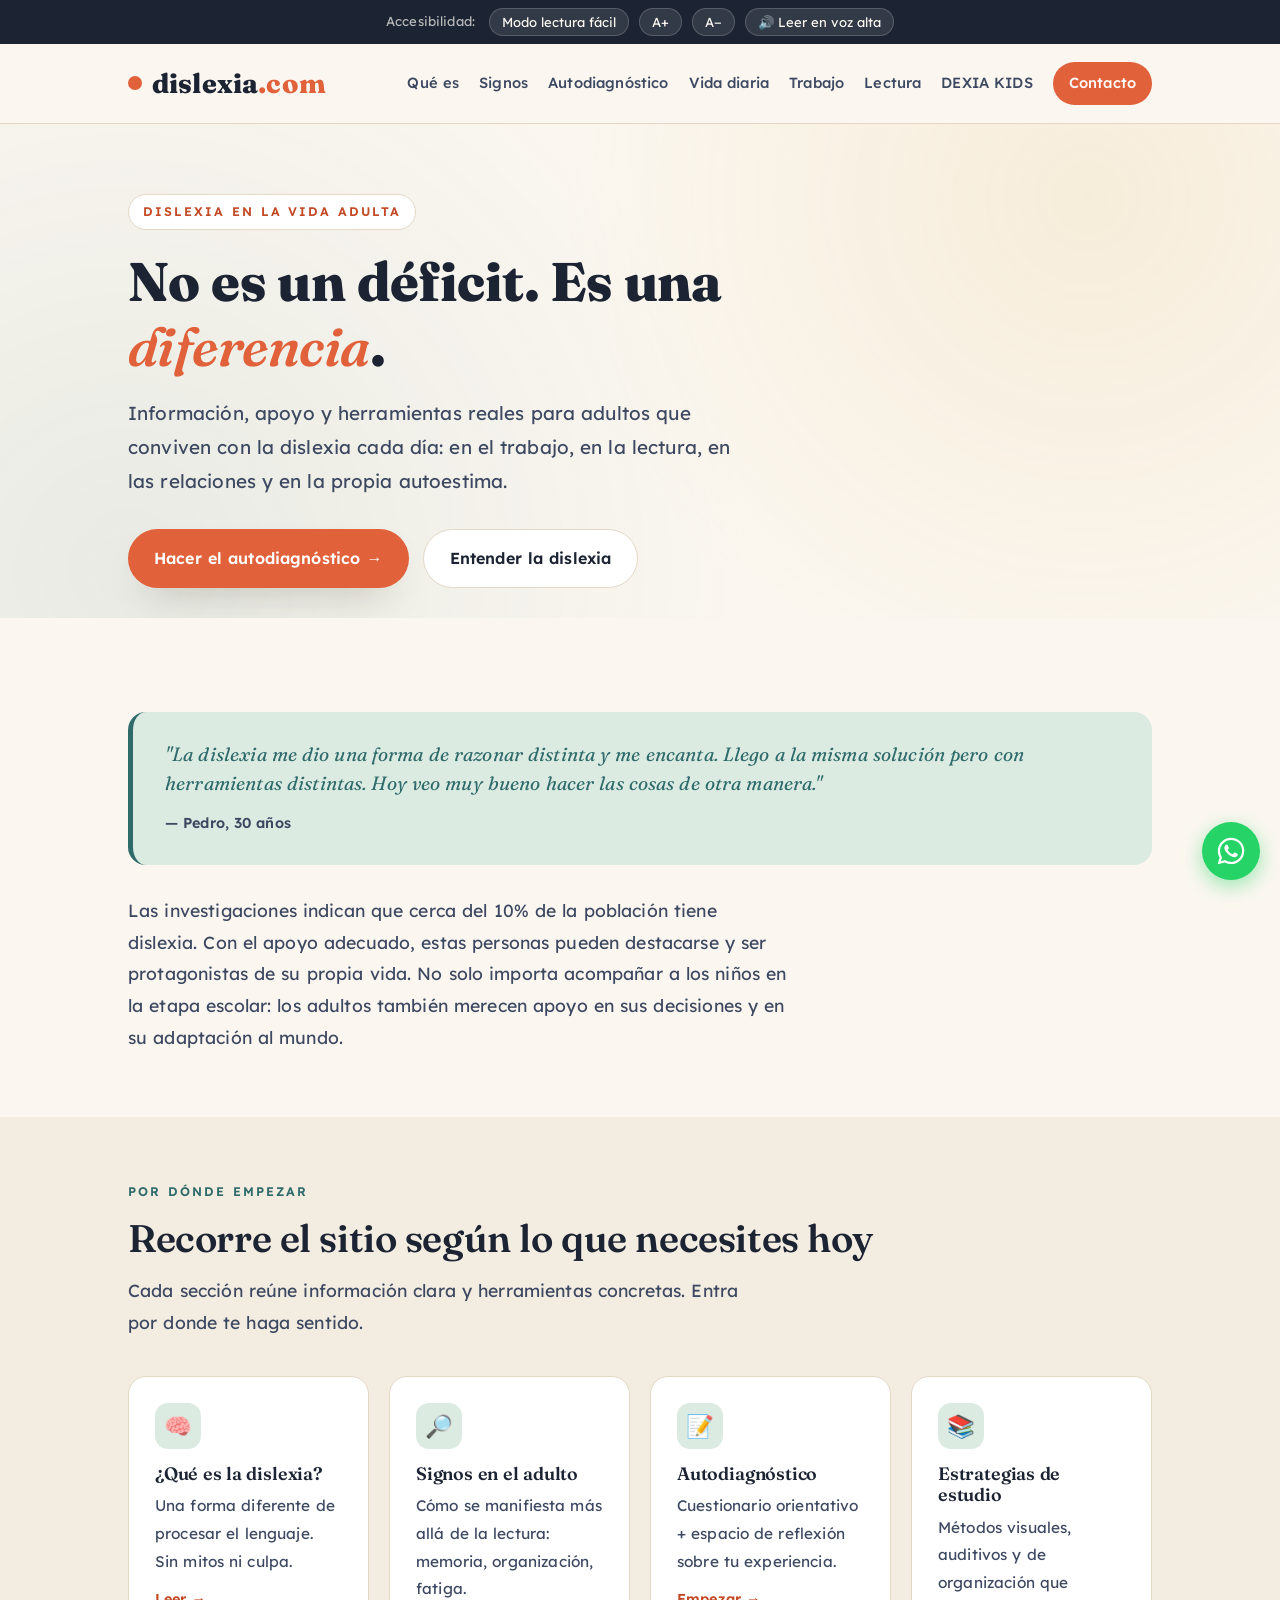
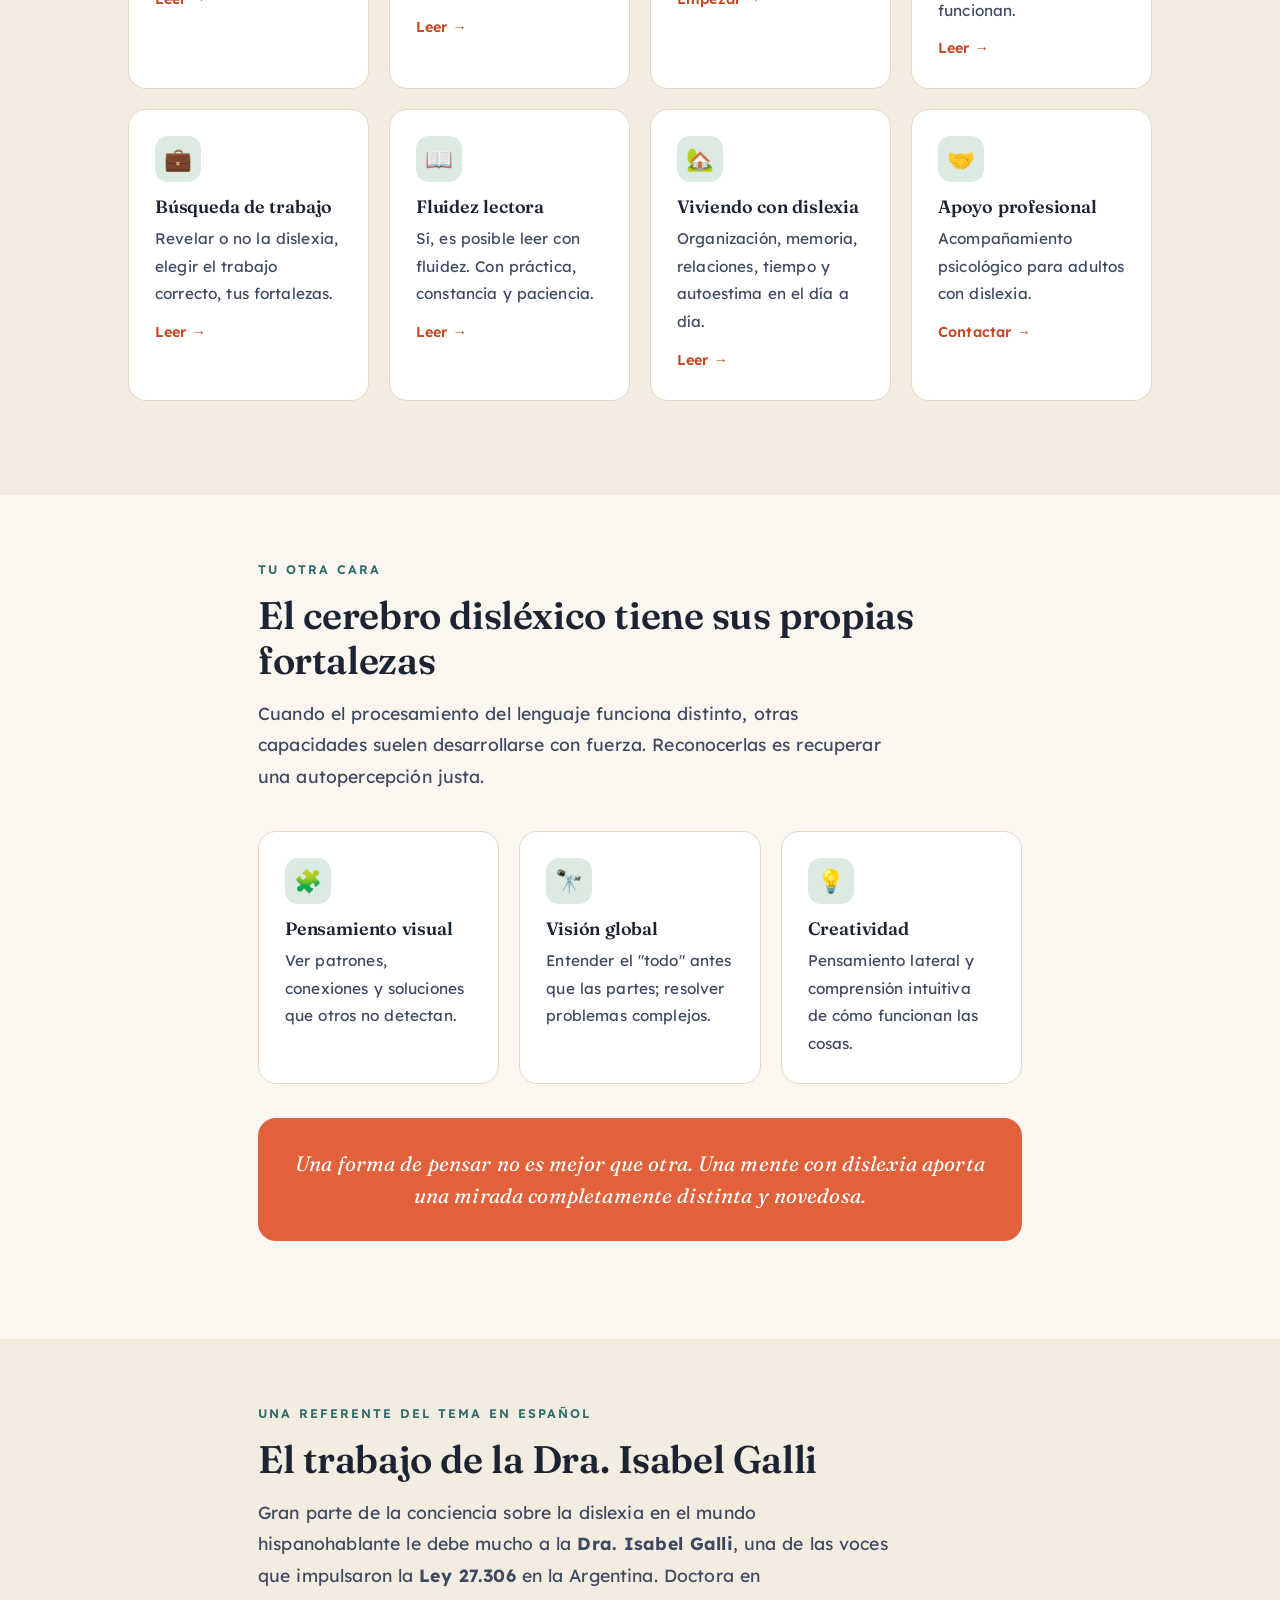
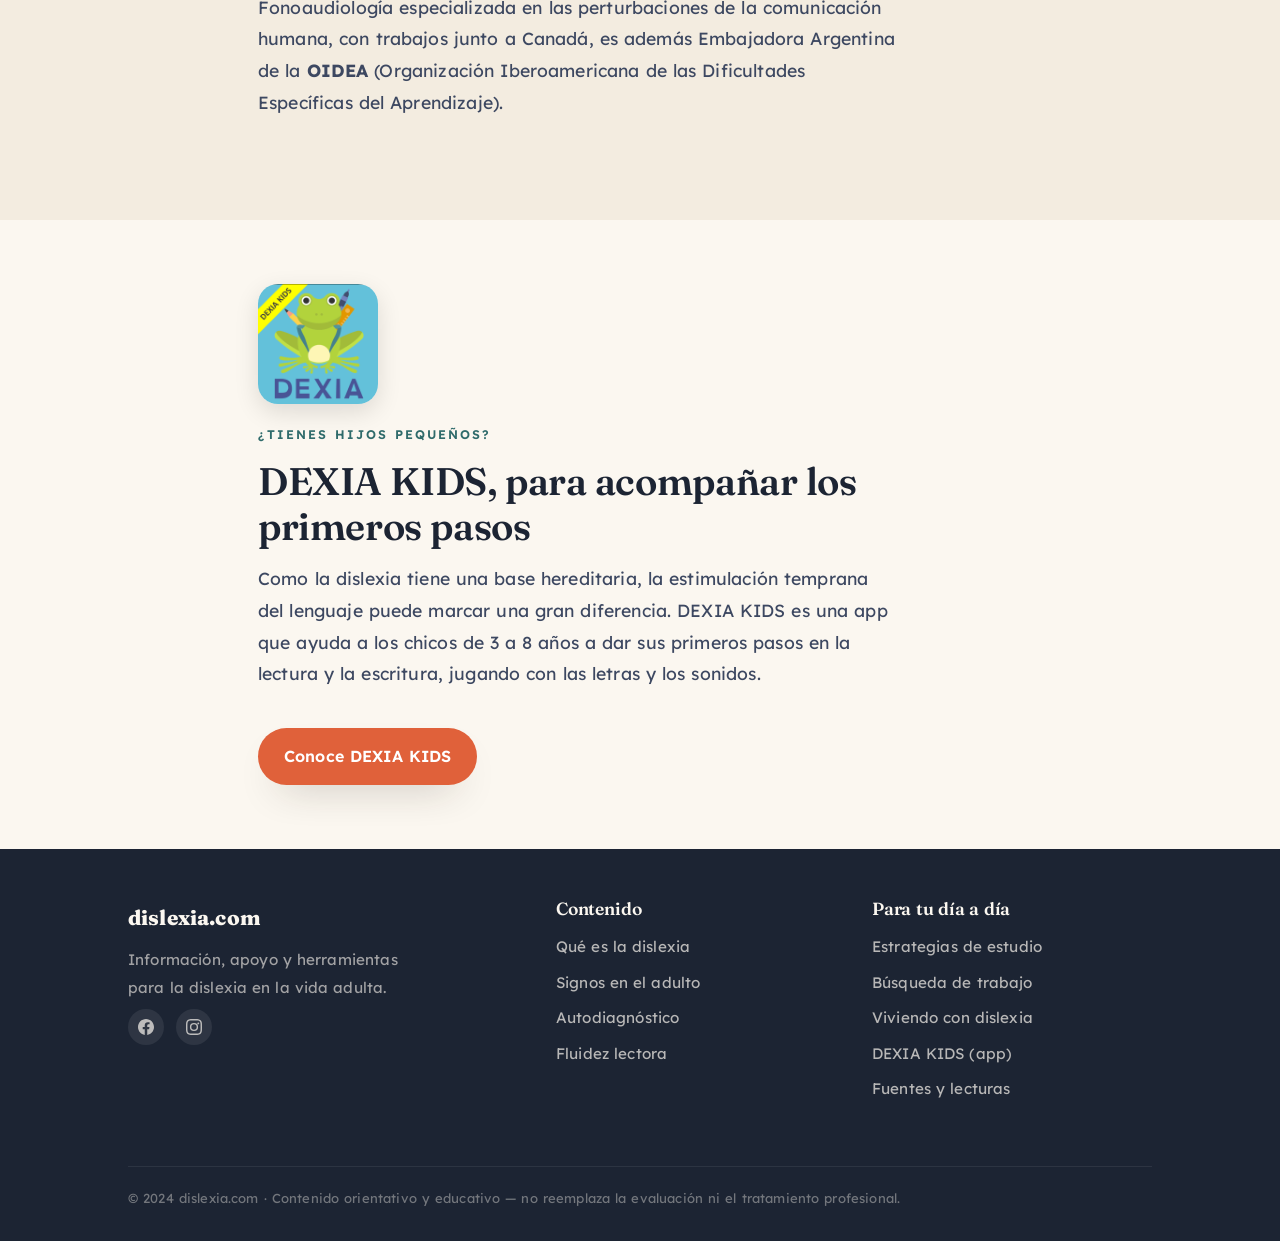
<file: index.html>
<!DOCTYPE html>
<html lang="es">
<head>
<meta charset="UTF-8">
<meta name="viewport" content="width=device-width, initial-scale=1.0">
<link rel="icon" href="/favicon.ico" sizes="any">
<link rel="icon" type="image/svg+xml" href="/favicon.svg">
<link rel="icon" type="image/png" sizes="48x48" href="/favicon-48.png">
<link rel="icon" type="image/png" sizes="96x96" href="/favicon-96.png">
<link rel="apple-touch-icon" href="/apple-touch-icon.png">
<title>Dislexia en adultos: información, apoyo y herramientas · dislexia.com</title>
<meta name="description" content="Dislexia en adultos: qué es, signos, autodiagnóstico orientativo, estrategias para el trabajo y la lectura, y acompañamiento psicológico online.">
<link rel="canonical" href="https://dislexia.com/">
<meta name="theme-color" content="#e0613a">
<meta property="og:type" content="website">
<meta property="og:locale" content="es_AR">
<meta property="og:locale:alternate" content="en_US">
<meta property="og:site_name" content="dislexia.com">
<meta property="og:title" content="Dislexia en adultos: información, apoyo y herramientas · dislexia.com">
<meta property="og:description" content="Dislexia en adultos: qué es, signos, autodiagnóstico orientativo, estrategias para el trabajo y la lectura, y acompañamiento psicológico online.">
<meta property="og:url" content="https://dislexia.com/">
<meta property="og:image" content="https://dislexia.com/favicon.svg">
<meta name="twitter:card" content="summary">
<meta name="twitter:title" content="Dislexia en adultos: información, apoyo y herramientas · dislexia.com">
<meta name="twitter:description" content="Dislexia en adultos: qué es, signos, autodiagnóstico orientativo, estrategias para el trabajo y la lectura, y acompañamiento psicológico online.">
<link rel="preconnect" href="https://fonts.googleapis.com">
<link rel="preconnect" href="https://fonts.gstatic.com" crossorigin>
<link href="https://fonts.googleapis.com/css2?family=Fraunces:opsz,wght@9..144,400;9..144,500;9..144,600;9..144,800&family=Lexend:wght@300;400;500;600;700&display=swap" rel="stylesheet">
<link rel="stylesheet" href="estilos.css">
<script type="application/ld+json">
{
  "@context": "https://schema.org",
  "@type": "Psychologist",
  "name": "Lic. Carolina Pampliega",
  "description": "Psicóloga especializada en el acompañamiento de adultos con dislexia. Atención online en español e inglés.",
  "url": "https://dislexia.com/",
  "image": "https://dislexia.com/favicon.svg",
  "knowsLanguage": ["es", "en"],
  "availableLanguage": ["Spanish", "English"],
  "areaServed": "Online",
  "medicalSpecialty": "Psychology"
}
</script>
</head>
<body>
<div class="a11y" role="region" aria-label="Opciones de accesibilidad">
  <span>Accesibilidad:</span>
  <button id="tggLegible" aria-pressed="false">Modo lectura fácil</button>
  <button id="fontUp">A+</button>
  <button id="fontDown">A−</button>
  <button id="readAloud" aria-pressed="false">🔊 Leer en voz alta</button>
</div>

<nav class="site">
  <div class="wrap">
    <a href="index.html" class="brand"><span class="dot"></span>dislexia<span style="color:var(--accent)">.com</span></a>
    <button class="navtoggle" aria-label="Menú" id="navtoggle">☰</button>
    <div class="navlinks" id="navlinks">
      <a href="que-es.html">Qué es</a>
      <a href="signos.html">Signos</a>
      <a href="autodiagnostico.html">Autodiagnóstico</a>
      <a href="vida-diaria.html">Vida diaria</a>
      <a href="trabajo.html">Trabajo</a>
      <a href="lectura.html">Lectura</a>
      <a href="dexia-kids.html">DEXIA KIDS</a>
      <a href="contacto.html" class="cta">Contacto</a>
    </div>
  </div>
</nav>

<main>
<header class="page-head" style="padding-bottom:30px">
  <div class="bg"></div>
  <div class="wrap">
    <span class="eyebrow">Dislexia en la vida adulta</span>
    <h1>No es un déficit. Es una <em>diferencia</em>.</h1>
    <p class="lead">Información, apoyo y herramientas reales para adultos que conviven con la dislexia cada día: en el trabajo, en la lectura, en las relaciones y en la propia autoestima.</p>
    <div class="cta-row" style="margin-top:30px">
      <a href="autodiagnostico.html" class="btn btn-primary">Hacer el autodiagnóstico →</a>
      <a href="que-es.html" class="btn btn-ghost">Entender la dislexia</a>
    </div>
  </div>
</header>

<section class="block">
  <div class="wrap">
    <div class="quote-box reveal">
      <p>"La dislexia me dio una forma de razonar distinta y me encanta. Llego a la misma solución pero con herramientas distintas. Hoy veo muy bueno hacer las cosas de otra manera."</p>
      <cite>— Pedro, 30 años</cite>
    </div>
    <p style="font-size:1.1rem;color:var(--ink-soft);max-width:60ch">Las investigaciones indican que cerca del 10% de la población tiene dislexia. Con el apoyo adecuado, estas personas pueden destacarse y ser protagonistas de su propia vida. No solo importa acompañar a los niños en la etapa escolar: los adultos también merecen apoyo en sus decisiones y en su adaptación al mundo.</p>
  </div>
</section>

<section class="block alt">
  <div class="wrap">
    <span class="sec-tag">Por dónde empezar</span>
    <h2>Recorre el sitio según lo que necesites hoy</h2>
    <p class="sec-intro">Cada sección reúne información clara y herramientas concretas. Entra por donde te haga sentido.</p>
    <div class="cards">
      <a href="que-es.html" class="card reveal"><div class="ico">🧠</div><h3>¿Qué es la dislexia?</h3><p>Una forma diferente de procesar el lenguaje. Sin mitos ni culpa.</p><span class="more">Leer →</span></a>
      <a href="signos.html" class="card reveal"><div class="ico">🔎</div><h3>Signos en el adulto</h3><p>Cómo se manifiesta más allá de la lectura: memoria, organización, fatiga.</p><span class="more">Leer →</span></a>
      <a href="autodiagnostico.html" class="card reveal"><div class="ico">📝</div><h3>Autodiagnóstico</h3><p>Cuestionario orientativo + espacio de reflexión sobre tu experiencia.</p><span class="more">Empezar →</span></a>
      <a href="estudio.html" class="card reveal"><div class="ico">📚</div><h3>Estrategias de estudio</h3><p>Métodos visuales, auditivos y de organización que funcionan.</p><span class="more">Leer →</span></a>
      <a href="trabajo.html" class="card reveal"><div class="ico">💼</div><h3>Búsqueda de trabajo</h3><p>Revelar o no la dislexia, elegir el trabajo correcto, tus fortalezas.</p><span class="more">Leer →</span></a>
      <a href="lectura.html" class="card reveal"><div class="ico">📖</div><h3>Fluidez lectora</h3><p>Sí, es posible leer con fluidez. Con práctica, constancia y paciencia.</p><span class="more">Leer →</span></a>
      <a href="vida-diaria.html" class="card reveal"><div class="ico">🏡</div><h3>Viviendo con dislexia</h3><p>Organización, memoria, relaciones, tiempo y autoestima en el día a día.</p><span class="more">Leer →</span></a>
      <a href="contacto.html" class="card reveal"><div class="ico">🤝</div><h3>Apoyo profesional</h3><p>Acompañamiento psicológico para adultos con dislexia.</p><span class="more">Contactar →</span></a>
    </div>
  </div>
</section>

<section class="block">
  <div class="wrap" style="max-width:820px">
    <span class="sec-tag">Tu otra cara</span>
    <h2>El cerebro disléxico tiene sus propias fortalezas</h2>
    <p class="sec-intro">Cuando el procesamiento del lenguaje funciona distinto, otras capacidades suelen desarrollarse con fuerza. Reconocerlas es recuperar una autopercepción justa.</p>
    <div class="cards">
      <div class="card reveal"><div class="ico">🧩</div><h3>Pensamiento visual</h3><p>Ver patrones, conexiones y soluciones que otros no detectan.</p></div>
      <div class="card reveal"><div class="ico">🔭</div><h3>Visión global</h3><p>Entender el "todo" antes que las partes; resolver problemas complejos.</p></div>
      <div class="card reveal"><div class="ico">💡</div><h3>Creatividad</h3><p>Pensamiento lateral y comprensión intuitiva de cómo funcionan las cosas.</p></div>
    </div>
    <div class="highlight-band reveal"><p>Una forma de pensar no es mejor que otra. Una mente con dislexia aporta una mirada completamente distinta y novedosa.</p></div>
  </div>
</section>

<section class="block alt">
  <div class="wrap" style="max-width:820px">
    <span class="sec-tag">Una referente del tema en español</span>
    <h2>El trabajo de la Dra. Isabel Galli</h2>
    <p class="sec-intro">Gran parte de la conciencia sobre la dislexia en el mundo hispanohablante le debe mucho a la <strong>Dra. Isabel Galli</strong>, una de las voces que impulsaron la <strong>Ley 27.306</strong> en la Argentina. Doctora en Fonoaudiología especializada en las perturbaciones de la comunicación humana, con trabajos junto a Canadá, es además Embajadora Argentina de la <strong>OIDEA</strong> (Organización Iberoamericana de las Dificultades Específicas del Aprendizaje).</p>
  </div>
</section>

<section class="block">
  <div class="wrap" style="max-width:820px">
    <img src="dexia-kids-logo.png" alt="Logo de DEXIA KIDS: una ranita con mochila, lápiz y regla" style="display:block;width:120px;height:auto;border-radius:20px;margin-bottom:20px;box-shadow:0 8px 24px rgba(0,0,0,.12)">
    <span class="sec-tag">¿Tienes hijos pequeños?</span>
    <h2>DEXIA KIDS, para acompañar los primeros pasos</h2>
    <p class="sec-intro">Como la dislexia tiene una base hereditaria, la estimulación temprana del lenguaje puede marcar una gran diferencia. DEXIA KIDS es una app que ayuda a los chicos de 3 a 8 años a dar sus primeros pasos en la lectura y la escritura, jugando con las letras y los sonidos.</p>
    <a class="btn btn-primary" href="dexia-kids.html">Conoce DEXIA KIDS</a>
  </div>
</section>
</main>

<footer>
  <div class="wrap">
    <div>
      <div class="brand-f">dislexia.com</div>
      <p style="color:rgba(251,247,240,.6);font-size:.95rem;max-width:30ch">Información, apoyo y herramientas para la dislexia en la vida adulta.</p>
      <div class="social">
        <a href="https://www.facebook.com/mundodexia/" aria-label="Facebook"><svg viewBox="0 0 24 24" width="16" height="16" fill="currentColor" aria-hidden="true"><path d="M24 12.07C24 5.4 18.63 0 12 0S0 5.4 0 12.07C0 18.1 4.39 23.1 10.13 24v-8.44H7.08v-3.49h3.05V9.41c0-3.02 1.79-4.69 4.53-4.69 1.31 0 2.68.24 2.68.24v2.97h-1.51c-1.49 0-1.96.93-1.96 1.89v2.25h3.33l-.53 3.49h-2.8V24C19.61 23.1 24 18.1 24 12.07z"/></svg></a>
        <a href="https://www.instagram.com/todo.dislexia/" aria-label="Instagram"><svg viewBox="0 0 24 24" width="16" height="16" fill="currentColor" aria-hidden="true"><path d="M12 2.16c3.2 0 3.58.01 4.85.07 1.17.05 1.8.25 2.23.41.56.22.96.48 1.38.9.42.42.68.82.9 1.38.16.42.36 1.06.41 2.23.06 1.27.07 1.65.07 4.85s-.01 3.58-.07 4.85c-.05 1.17-.25 1.8-.41 2.23-.22.56-.48.96-.9 1.38-.42.42-.82.68-1.38.9-.42.16-1.06.36-2.23.41-1.27.06-1.65.07-4.85.07s-3.58-.01-4.85-.07c-1.17-.05-1.8-.25-2.23-.41a3.7 3.7 0 0 1-1.38-.9 3.7 3.7 0 0 1-.9-1.38c-.16-.42-.36-1.06-.41-2.23-.06-1.27-.07-1.65-.07-4.85s.01-3.58.07-4.85c.05-1.17.25-1.8.41-2.23.22-.56.48-.96.9-1.38.42-.42.82-.68 1.38-.9.42-.16 1.06-.36 2.23-.41C8.42 2.17 8.8 2.16 12 2.16zM12 0C8.74 0 8.33.01 7.05.07 5.78.13 4.9.33 4.14.63c-.79.31-1.46.72-2.12 1.38C1.35 2.67.94 3.34.63 4.13.33 4.9.13 5.77.07 7.05.01 8.33 0 8.74 0 12s.01 3.67.07 4.95c.06 1.28.26 2.15.56 2.92.31.79.72 1.46 1.38 2.12.66.66 1.33 1.07 2.12 1.38.77.3 1.64.5 2.92.56C8.33 23.99 8.74 24 12 24s3.67-.01 4.95-.07c1.28-.06 2.15-.26 2.92-.56a5.86 5.86 0 0 0 2.12-1.38 5.86 5.86 0 0 0 1.38-2.12c.3-.77.5-1.64.56-2.92.06-1.28.07-1.69.07-4.95s-.01-3.67-.07-4.95c-.06-1.28-.26-2.15-.56-2.92a5.86 5.86 0 0 0-1.38-2.12A5.86 5.86 0 0 0 19.87.63c-.77-.3-1.64-.5-2.92-.56C15.67.01 15.26 0 12 0zm0 5.84a6.16 6.16 0 1 0 0 12.32 6.16 6.16 0 0 0 0-12.32zM12 16a4 4 0 1 1 0-8 4 4 0 0 1 0 8zm6.41-10.85a1.44 1.44 0 1 0 0 2.88 1.44 1.44 0 0 0 0-2.88z"/></svg></a>
      </div>
    </div>
    <div>
      <h4>Contenido</h4>
      <a href="que-es.html">Qué es la dislexia</a>
      <a href="signos.html">Signos en el adulto</a>
      <a href="autodiagnostico.html">Autodiagnóstico</a>
      <a href="lectura.html">Fluidez lectora</a>
    </div>
    <div>
      <h4>Para tu día a día</h4>
      <a href="estudio.html">Estrategias de estudio</a>
      <a href="trabajo.html">Búsqueda de trabajo</a>
      <a href="vida-diaria.html">Viviendo con dislexia</a>
      <a href="dexia-kids.html">DEXIA KIDS (app)</a>
      <a href="fuentes.html">Fuentes y lecturas</a>
    </div>
    <div class="legal" id="gc-visitors" style="display:none">Gracias a nuestros <span id="gc-count">XXX</span> visitantes desde el 15 de junio de 2026.</div>
    <div class="legal">© 2024 dislexia.com · Contenido orientativo y educativo — no reemplaza la evaluación ni el tratamiento profesional.</div>
  </div>
</footer>
<script src="script.js"></script>
<script id="gc-count-fetch">
(function(){
  fetch('https://cpampliega.goatcounter.com/counter/TOTAL.json')
    .then(function(r){ return r.ok ? r.json() : Promise.reject(); })
    .then(function(d){
      var raw = (d.count_unique != null ? d.count_unique : d.count);
      var n = parseInt(String(raw).replace(/[^0-9]/g,''), 10);
      if (isNaN(n) || n < 1) return;
      var el = document.getElementById('gc-count');
      if (el) el.textContent = n.toLocaleString('es-AR');
      document.querySelectorAll('#gc-visitors').forEach(function(x){ x.style.display=''; });
    })
    .catch(function(){ /* si falla, la linea queda oculta */ });
})();
</script>
<script data-goatcounter="https://cpampliega.goatcounter.com/count"
        async src="//gc.zgo.at/count.js"></script>
<!-- Botón flotante de WhatsApp -->
<a href="https://wa.me/5491130303344?text=Hola%2C%20me%20gustar%C3%ADa%20hacer%20una%20consulta.%20%C2%BFC%C3%B3mo%20podemos%20coordinar%3F"
   target="_blank" rel="noopener"
   class="wa-float" aria-label="Escribir por WhatsApp">
  <svg viewBox="0 0 24 24" width="30" height="30" fill="#fff" aria-hidden="true"><path d="M19.05 4.91A9.82 9.82 0 0 0 12.04 2C6.58 2 2.13 6.45 2.13 11.91c0 1.75.46 3.45 1.32 4.95L2.05 22l5.25-1.38a9.9 9.9 0 0 0 4.74 1.21h.004c5.46 0 9.91-4.45 9.91-9.91 0-2.65-1.03-5.14-2.9-7.01zm-7.01 15.24h-.003a8.23 8.23 0 0 1-4.19-1.15l-.3-.18-3.12.82.83-3.04-.2-.31a8.18 8.18 0 0 1-1.26-4.38c0-4.54 3.7-8.24 8.25-8.24a8.2 8.2 0 0 1 5.83 2.42 8.18 8.18 0 0 1 2.41 5.83c0 4.54-3.7 8.24-8.24 8.24zm4.52-6.16c-.25-.12-1.47-.72-1.69-.81-.23-.08-.39-.12-.56.12-.16.25-.64.81-.79.97-.14.17-.29.19-.54.06-.25-.12-1.05-.39-1.99-1.23-.74-.66-1.23-1.47-1.38-1.72-.14-.25-.01-.38.11-.51.11-.11.25-.29.37-.43.13-.14.17-.25.25-.41.08-.17.04-.31-.02-.43-.06-.12-.56-1.34-.76-1.84-.2-.48-.4-.42-.56-.43-.14-.01-.31-.01-.47-.01-.17 0-.43.06-.66.31-.23.25-.86.85-.86 2.07 0 1.22.89 2.4 1.01 2.56.12.17 1.75 2.67 4.23 3.74.59.26 1.05.41 1.41.52.59.19 1.13.16 1.56.1.48-.07 1.47-.6 1.67-1.18.21-.58.21-1.07.14-1.18-.06-.11-.22-.17-.47-.29z"/></svg>
</a>
<style>
.wa-float{position:fixed;right:20px;bottom:20px;width:58px;height:58px;border-radius:50%;
  background:#25D366;display:flex;align-items:center;justify-content:center;z-index:9999;
  box-shadow:0 6px 20px rgba(37,211,102,.45);transition:transform .15s ease,box-shadow .15s ease}
.wa-float:hover{transform:scale(1.08);box-shadow:0 8px 26px rgba(37,211,102,.55)}
.wa-float svg{width:32px;height:32px}
@media(max-width:600px){.wa-float{right:16px;bottom:16px;width:52px;height:52px}.wa-float svg{width:28px;height:28px}}
</style>
</body>
</html>
</file>
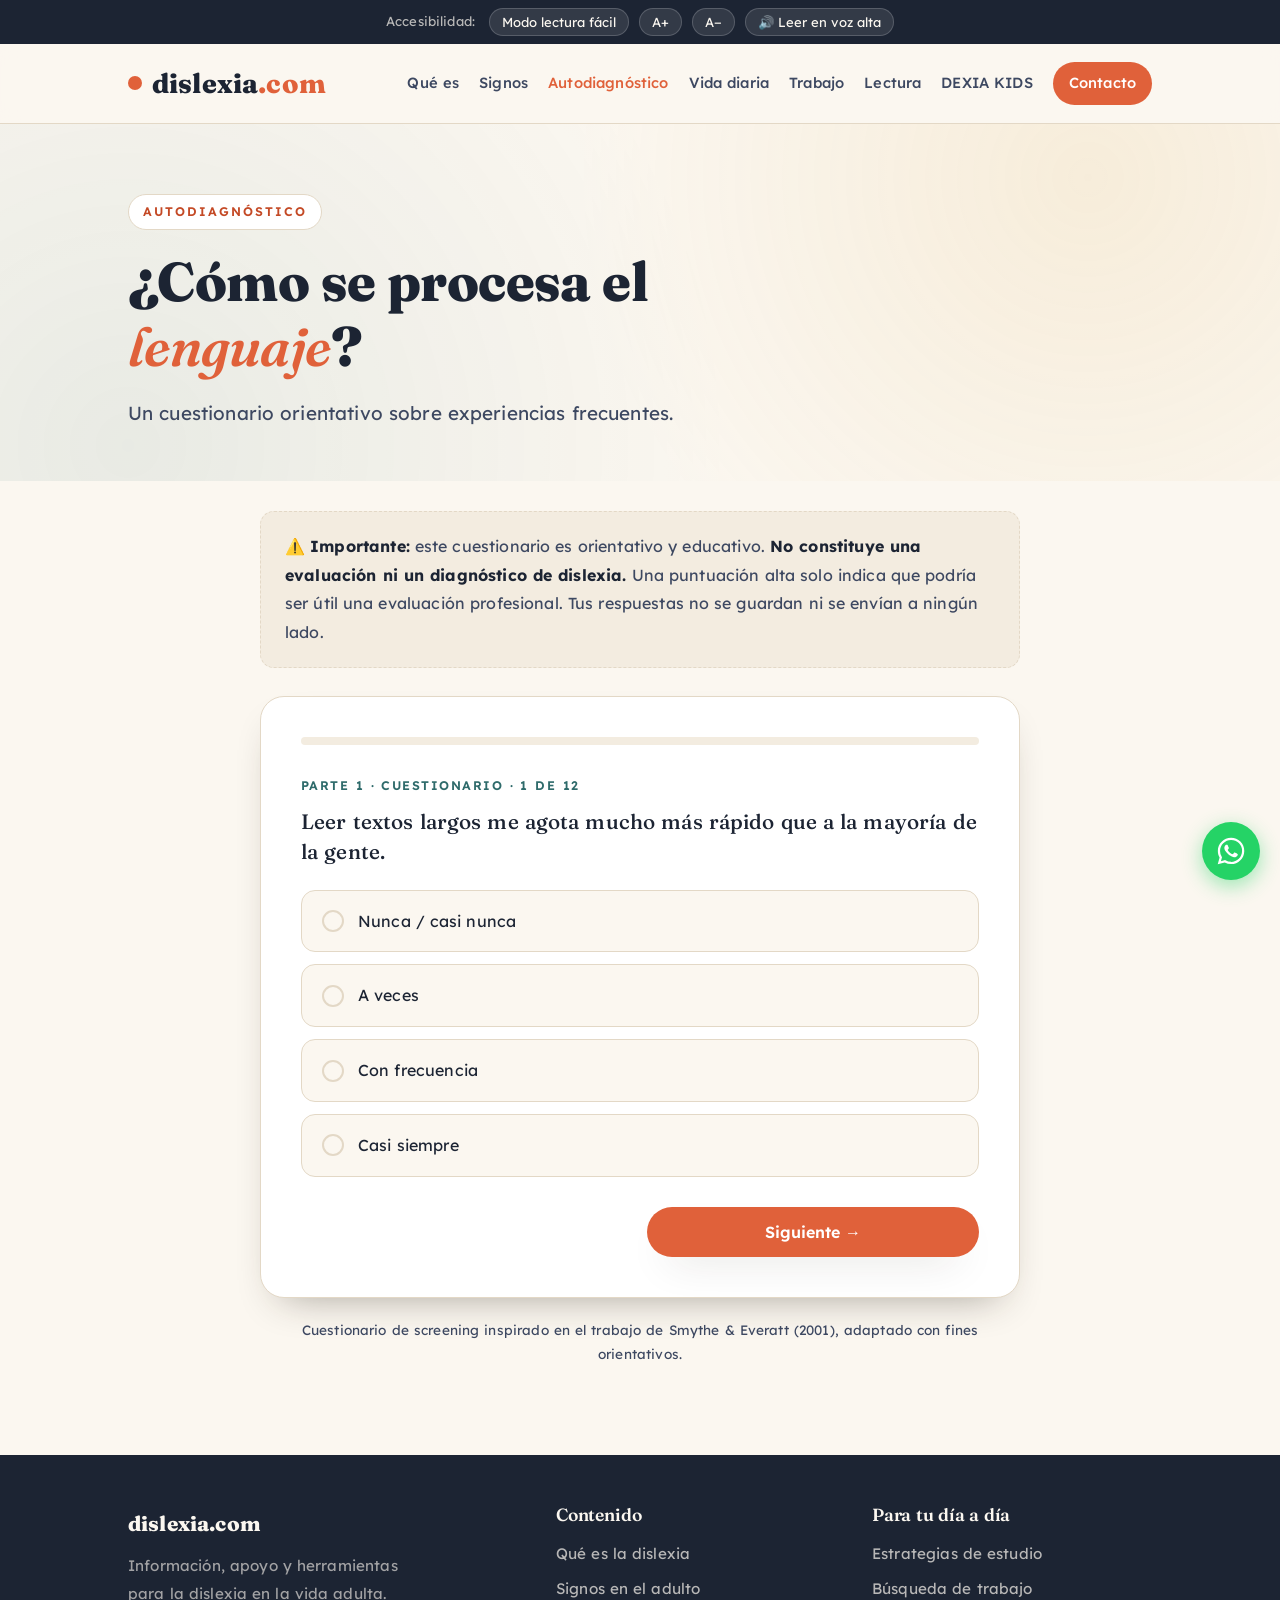
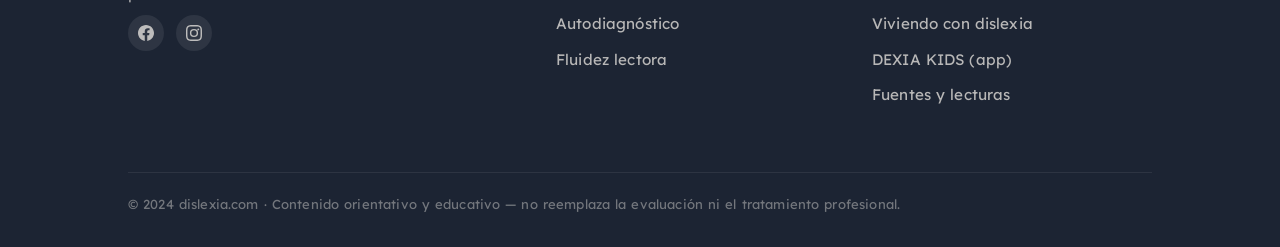
<file: autodiagnostico.html>
<!DOCTYPE html>
<html lang="es">
<head>
<meta charset="UTF-8">
<meta name="viewport" content="width=device-width, initial-scale=1.0">
<link rel="icon" href="/favicon.ico" sizes="any">
<link rel="icon" type="image/svg+xml" href="/favicon.svg">
<link rel="icon" type="image/png" sizes="48x48" href="/favicon-48.png">
<link rel="icon" type="image/png" sizes="96x96" href="/favicon-96.png">
<link rel="apple-touch-icon" href="/apple-touch-icon.png">
<title>Test de dislexia en adultos: autodiagnóstico orientativo · dislexia.com</title>
<meta name="description" content="Test orientativo de dislexia en adultos: un cuestionario de autoevaluación y un espacio de reflexión sobre tu experiencia. No reemplaza una evaluación profesional.">
<link rel="canonical" href="https://dislexia.com/autodiagnostico.html">
<meta name="theme-color" content="#e0613a">
<meta property="og:type" content="website">
<meta property="og:locale" content="es_AR">
<meta property="og:locale:alternate" content="en_US">
<meta property="og:site_name" content="dislexia.com">
<meta property="og:title" content="Test de dislexia en adultos: autodiagnóstico orientativo · dislexia.com">
<meta property="og:description" content="Test orientativo de dislexia en adultos: un cuestionario de autoevaluación y un espacio de reflexión sobre tu experiencia. No reemplaza una evaluación profesional.">
<meta property="og:url" content="https://dislexia.com/autodiagnostico.html">
<meta property="og:image" content="https://dislexia.com/favicon.svg">
<meta name="twitter:card" content="summary">
<meta name="twitter:title" content="Test de dislexia en adultos: autodiagnóstico orientativo · dislexia.com">
<meta name="twitter:description" content="Test orientativo de dislexia en adultos: un cuestionario de autoevaluación y un espacio de reflexión sobre tu experiencia. No reemplaza una evaluación profesional.">
<link rel="preconnect" href="https://fonts.googleapis.com">
<link rel="preconnect" href="https://fonts.gstatic.com" crossorigin>
<link href="https://fonts.googleapis.com/css2?family=Fraunces:opsz,wght@9..144,400;9..144,500;9..144,600;9..144,800&family=Lexend:wght@300;400;500;600;700&display=swap" rel="stylesheet">
<link rel="stylesheet" href="estilos.css">
<style>
  .quiz{background:#fff;border:1px solid var(--line);border-radius:24px;padding:40px;box-shadow:var(--shadow);max-width:760px;margin:0 auto}
  .progress{height:8px;background:var(--paper-2);border-radius:999px;overflow:hidden;margin-bottom:30px}
  .progress span{display:block;height:100%;width:0;background:var(--accent);border-radius:999px;transition:width .4s}
  .qphase{font-size:.78rem;font-weight:600;letter-spacing:.12em;text-transform:uppercase;color:var(--teal);margin-bottom:10px}
  .qtext{font-family:'Fraunces',serif;font-size:1.3rem;font-weight:500;margin-bottom:24px;line-height:1.4;color:var(--ink)}
  .opts{display:flex;flex-direction:column;gap:12px}
  .opt{display:flex;align-items:center;gap:14px;padding:16px 20px;border:1.5px solid var(--line);border-radius:14px;cursor:pointer;font-size:1rem;transition:.18s;background:var(--paper)}
  .opt:hover{border-color:var(--accent);background:#fff}
  .opt.sel{border-color:var(--accent);background:#fff;box-shadow:inset 0 0 0 1px var(--accent)}
  .opt .bullet{width:22px;height:22px;border-radius:50%;border:2px solid var(--line);flex:none;transition:.18s}
  .opt.sel .bullet{border-color:var(--accent);background:var(--accent);box-shadow:inset 0 0 0 3px #fff}
  .reflect textarea{width:100%;min-height:110px;padding:16px;border:1.5px solid var(--line);border-radius:14px;font-family:inherit;font-size:1rem;resize:vertical;background:var(--paper);line-height:1.7}
  .reflect textarea:focus{outline:0;border-color:var(--accent)}
  .reflect .hint{font-size:.88rem;color:var(--ink-soft);margin-top:8px}
  .quiz-nav{display:flex;justify-content:space-between;gap:12px;margin-top:30px}
  .quiz-nav .btn{flex:1;justify-content:center}
  .result{display:none}
  .result.active{display:block}
  .score-card{text-align:center;background:var(--paper);border:1px solid var(--line);border-radius:18px;padding:36px;margin-bottom:24px}
  .score-card .lvl{font-family:'Fraunces',serif;font-size:1.7rem;font-weight:600;margin-bottom:8px;color:var(--ink)}
  .score-card .meter{height:14px;background:var(--paper-2);border-radius:999px;overflow:hidden;margin:20px auto;max-width:420px}
  .score-card .meter span{display:block;height:100%;background:linear-gradient(90deg,var(--gold),var(--accent));border-radius:999px;transition:width .8s;width:0}
  .reflect-back{background:var(--teal-soft);border-radius:14px;padding:20px;margin-bottom:20px;font-size:.98rem;color:var(--ink-soft)}
  .reflect-back strong{display:block;margin-bottom:6px;font-family:'Fraunces',serif;color:var(--teal)}
  .result ul.steps{list-style:none;margin:14px 0;padding:0}
  .result ul.steps li{padding-left:28px;position:relative;margin-bottom:10px;color:var(--ink-soft)}
  .result ul.steps li::before{content:"\2192";position:absolute;left:0;color:var(--accent);font-weight:700}
</style>
</head>
<body>
<div class="a11y" role="region" aria-label="Opciones de accesibilidad">
  <span>Accesibilidad:</span>
  <button id="tggLegible" aria-pressed="false">Modo lectura fácil</button>
  <button id="fontUp">A+</button>
  <button id="fontDown">A−</button>
  <button id="readAloud" aria-pressed="false">🔊 Leer en voz alta</button>
</div>
<nav class="site">
  <div class="wrap">
    <a href="index.html" class="brand"><span class="dot"></span>dislexia<span style="color:var(--accent)">.com</span></a>
    <button class="navtoggle" aria-label="Menú" id="navtoggle">☰</button>
    <div class="navlinks" id="navlinks">
      <a href="que-es.html">Qué es</a>
      <a href="signos.html">Signos</a>
      <a href="autodiagnostico.html" class="active">Autodiagnóstico</a>
      <a href="vida-diaria.html">Vida diaria</a>
      <a href="trabajo.html">Trabajo</a>
      <a href="lectura.html">Lectura</a>
      <a href="dexia-kids.html">DEXIA KIDS</a>
      <a href="contacto.html" class="cta">Contacto</a>
    </div>
  </div>
</nav>
<main>
<header class="page-head">
  <div class="bg"></div>
  <div class="wrap">
    <span class="eyebrow">Autodiagnóstico</span>
    <h1>¿Cómo se procesa el <em>lenguaje</em>?</h1>
    <p class="lead">Un cuestionario orientativo sobre experiencias frecuentes.</p>
  </div>
</header>
<section class="content">
  <div class="wrap">
    <div class="callout" style="max-width:760px;margin:0 auto 28px">⚠️ <strong>Importante:</strong> este cuestionario es orientativo y educativo. <strong>No constituye una evaluación ni un diagnóstico de dislexia.</strong> Una puntuación alta solo indica que podría ser útil una evaluación profesional. Tus respuestas no se guardan ni se envían a ningún lado.</div>

    <div class="quiz">
      <div class="progress"><span id="prog"></span></div>
      <div id="quizBody"></div>
      <div class="quiz-nav" id="quizNav">
        <button class="btn btn-ghost" id="prevBtn">← Atrás</button>
        <button class="btn btn-primary" id="nextBtn">Siguiente →</button>
      </div>
      <div class="result" id="result">
        <div style="text-align:center;margin-bottom:20px"><h2 style="font-size:1.5rem">Tu resultado orientativo</h2></div>
        <div class="score-card">
          <div class="lvl" id="resLvl"></div>
          <p id="resText" style="color:var(--ink-soft)"></p>
          <div class="meter"><span id="resMeter"></span></div>
        </div>
        <div class="reflect-back" id="reflectBack"></div>
        <h3 style="font-family:'Fraunces',serif;margin-bottom:6px;color:var(--ink)">Próximos pasos sugeridos</h3>
        <ul class="steps" id="resSteps"></ul>
        <div class="cta-row" style="margin-top:24px">
          <a href="contacto.html" class="btn btn-primary">Conversar con una psicóloga →</a>
          <button class="btn btn-ghost" id="restartBtn">Repetir el test</button>
        </div>
      </div>
    </div>
    <p style="text-align:center;font-size:.85rem;color:var(--ink-soft);margin-top:20px">Cuestionario de screening inspirado en el trabajo de Smythe &amp; Everatt (2001), adaptado con fines orientativos.</p>
  </div>
</section>
</main>
<footer>
  <div class="wrap">
    <div>
      <div class="brand-f">dislexia.com</div>
      <p style="color:rgba(251,247,240,.6);font-size:.95rem;max-width:30ch">Información, apoyo y herramientas para la dislexia en la vida adulta.</p>
      <div class="social">
        <a href="https://www.facebook.com/mundodexia/" aria-label="Facebook"><svg viewBox="0 0 24 24" width="16" height="16" fill="currentColor" aria-hidden="true"><path d="M24 12.07C24 5.4 18.63 0 12 0S0 5.4 0 12.07C0 18.1 4.39 23.1 10.13 24v-8.44H7.08v-3.49h3.05V9.41c0-3.02 1.79-4.69 4.53-4.69 1.31 0 2.68.24 2.68.24v2.97h-1.51c-1.49 0-1.96.93-1.96 1.89v2.25h3.33l-.53 3.49h-2.8V24C19.61 23.1 24 18.1 24 12.07z"/></svg></a>
        <a href="https://www.instagram.com/todo.dislexia/" aria-label="Instagram"><svg viewBox="0 0 24 24" width="16" height="16" fill="currentColor" aria-hidden="true"><path d="M12 2.16c3.2 0 3.58.01 4.85.07 1.17.05 1.8.25 2.23.41.56.22.96.48 1.38.9.42.42.68.82.9 1.38.16.42.36 1.06.41 2.23.06 1.27.07 1.65.07 4.85s-.01 3.58-.07 4.85c-.05 1.17-.25 1.8-.41 2.23-.22.56-.48.96-.9 1.38-.42.42-.82.68-1.38.9-.42.16-1.06.36-2.23.41-1.27.06-1.65.07-4.85.07s-3.58-.01-4.85-.07c-1.17-.05-1.8-.25-2.23-.41a3.7 3.7 0 0 1-1.38-.9 3.7 3.7 0 0 1-.9-1.38c-.16-.42-.36-1.06-.41-2.23-.06-1.27-.07-1.65-.07-4.85s.01-3.58.07-4.85c.05-1.17.25-1.8.41-2.23.22-.56.48-.96.9-1.38.42-.42.82-.68 1.38-.9.42-.16 1.06-.36 2.23-.41C8.42 2.17 8.8 2.16 12 2.16zM12 0C8.74 0 8.33.01 7.05.07 5.78.13 4.9.33 4.14.63c-.79.31-1.46.72-2.12 1.38C1.35 2.67.94 3.34.63 4.13.33 4.9.13 5.77.07 7.05.01 8.33 0 8.74 0 12s.01 3.67.07 4.95c.06 1.28.26 2.15.56 2.92.31.79.72 1.46 1.38 2.12.66.66 1.33 1.07 2.12 1.38.77.3 1.64.5 2.92.56C8.33 23.99 8.74 24 12 24s3.67-.01 4.95-.07c1.28-.06 2.15-.26 2.92-.56a5.86 5.86 0 0 0 2.12-1.38 5.86 5.86 0 0 0 1.38-2.12c.3-.77.5-1.64.56-2.92.06-1.28.07-1.69.07-4.95s-.01-3.67-.07-4.95c-.06-1.28-.26-2.15-.56-2.92a5.86 5.86 0 0 0-1.38-2.12A5.86 5.86 0 0 0 19.87.63c-.77-.3-1.64-.5-2.92-.56C15.67.01 15.26 0 12 0zm0 5.84a6.16 6.16 0 1 0 0 12.32 6.16 6.16 0 0 0 0-12.32zM12 16a4 4 0 1 1 0-8 4 4 0 0 1 0 8zm6.41-10.85a1.44 1.44 0 1 0 0 2.88 1.44 1.44 0 0 0 0-2.88z"/></svg></a>
      </div>
    </div>
    <div><h4>Contenido</h4>
      <a href="que-es.html">Qué es la dislexia</a><a href="signos.html">Signos en el adulto</a>
      <a href="autodiagnostico.html">Autodiagnóstico</a><a href="lectura.html">Fluidez lectora</a></div>
    <div><h4>Para tu día a día</h4>
      <a href="estudio.html">Estrategias de estudio</a><a href="trabajo.html">Búsqueda de trabajo</a>
      <a href="vida-diaria.html">Viviendo con dislexia</a>
      <a href="dexia-kids.html">DEXIA KIDS (app)</a><a href="fuentes.html">Fuentes y lecturas</a></div>
    <div class="legal" id="gc-visitors" style="display:none">Gracias a nuestros <span id="gc-count">XXX</span> visitantes desde el 15 de junio de 2026.</div>
    <div class="legal">© 2024 dislexia.com · Contenido orientativo y educativo — no reemplaza la evaluación ni el tratamiento profesional.</div>
  </div>
</footer>
<script src="script.js"></script>
<script id="gc-count-fetch">
(function(){
  fetch('https://cpampliega.goatcounter.com/counter/TOTAL.json')
    .then(function(r){ return r.ok ? r.json() : Promise.reject(); })
    .then(function(d){
      var raw = (d.count_unique != null ? d.count_unique : d.count);
      var n = parseInt(String(raw).replace(/[^0-9]/g,''), 10);
      if (isNaN(n) || n < 1) return;
      var el = document.getElementById('gc-count');
      if (el) el.textContent = n.toLocaleString('es-AR');
      document.querySelectorAll('#gc-visitors').forEach(function(x){ x.style.display=''; });
    })
    .catch(function(){ /* si falla, la linea queda oculta */ });
})();
</script>
<script>
const screening=[
  "Leer textos largos me agota mucho más rápido que a la mayoría de la gente.",
  "Suelo releer la misma línea o frase varias veces para entenderla.",
  "Me cuesta organizar mis ideas cuando tengo que escribir.",
  "Cometo errores de ortografía incluso en palabras que conozco bien.",
  "Confundo o invierto números, fechas o secuencias (teléfonos, montos).",
  "Recordar instrucciones de varios pasos seguidos me resulta difícil.",
  "Prefiero claramente que me expliquen las cosas hablando antes que leyendo.",
  "De chico/a sentía que leer o escribir me costaba más que a mis compañeros.",
  "Me cuesta calcular el tiempo o llegar puntual a mis compromisos.",
  "Evito tareas que implican mucha lectura o escritura cuando puedo.",
  "Me pierdo con facilidad o confundo izquierda y derecha.",
  "Me expreso mucho mejor hablando que por escrito."
];
const scale=[{t:"Nunca / casi nunca",v:0},{t:"A veces",v:1},{t:"Con frecuencia",v:2},{t:"Casi siempre",v:3}];
const reflectQs=[
  {q:"¿Cuándo empezó a notarse que algo costaba distinto, y cómo se vivió?",h:"Poner la propia historia en palabras ayuda a ordenarla. Es un espacio personal."},
  {q:"¿En qué situaciones (del trabajo o lo cotidiano) se siente más el impacto hoy?",h:"Identificar el contexto es clave para encontrar estrategias."},
  {q:"¿Qué cosas se dan especialmente bien? Las fortalezas también cuentan.",h:"La autopercepción justa incluye lo que funciona, no solo lo que cuesta."}
];
let step=0;
const total=screening.length+reflectQs.length;
const answers=new Array(screening.length).fill(null);
const reflections=new Array(reflectQs.length).fill("");
const body_=document.getElementById('quizBody'),prog=document.getElementById('prog');
const prevBtn=document.getElementById('prevBtn'),nextBtn=document.getElementById('nextBtn');
const quizNav=document.getElementById('quizNav'),resultEl=document.getElementById('result');
function render(){
  prog.style.width=(step/total*100)+'%';
  if(step<screening.length){
    const sel=answers[step];
    body_.innerHTML='<div><div class="qphase">Parte 1 · Cuestionario · '+(step+1)+' de '+screening.length+'</div>'+
      '<div class="qtext">'+screening[step]+'</div><div class="opts">'+
      scale.map((o,i)=>'<div class="opt '+(sel===i?'sel':'')+'" data-i="'+i+'"><span class="bullet"></span>'+o.t+'</div>').join('')+'</div></div>';
    body_.querySelectorAll('.opt').forEach(o=>o.addEventListener('click',()=>{answers[step]=+o.dataset.i;render();}));
  } else {
    const ri=step-screening.length;
    body_.innerHTML='<div class="reflect"><div class="qphase">Parte 2 · Reflexión · '+(ri+1)+' de '+reflectQs.length+'</div>'+
      '<div class="qtext">'+reflectQs[ri].q+'</div>'+
      '<textarea id="refTa" placeholder="Escribe lo que quieras... no hay respuestas correctas.">'+reflections[ri]+'</textarea>'+
      '<p class="hint">'+reflectQs[ri].h+'</p></div>';
    document.getElementById('refTa').addEventListener('input',e=>reflections[ri]=e.target.value);
  }
  prevBtn.style.visibility=step===0?'hidden':'visible';
  nextBtn.textContent=step===total-1?'Ver resultado →':'Siguiente →';
}
nextBtn.addEventListener('click',()=>{
  if(step<screening.length&&answers[step]===null){
    body_.firstChild.animate([{transform:'translateX(-4px)'},{transform:'translateX(4px)'},{transform:'none'}],{duration:200});return;}
  if(step<total-1){step++;render();}else finish();
});
prevBtn.addEventListener('click',()=>{if(step>0){step--;render();}});
function finish(){
  prog.style.width='100%';body_.style.display='none';quizNav.style.display='none';resultEl.classList.add('active');
  const max=screening.length*3,score=answers.reduce((a,b)=>a+(b||0),0),pct=Math.round(score/max*100);
  document.getElementById('resMeter').style.width=pct+'%';
  let lvl,txt,steps;
  if(pct<30){lvl="Pocos indicadores";
    txt="Tus respuestas muestran pocos rasgos típicamente asociados a la dislexia. Esto no descarta otras explicaciones para lo que se experimenta.";
    steps=["Si igual hay dificultades concretas, vale explorarlas con un profesional","Aprovecha las herramientas prácticas del sitio","Cuida tu autopercepción: tener dificultades no significa que algo esté mal en uno"];}
  else if(pct<60){lvl="Algunos indicadores presentes";
    txt="Aparecen varios rasgos compatibles con un perfil disléxico. No es concluyente, pero sí una buena razón para profundizar.";
    steps=["Considera una evaluación psicológica para tener claridad","Empieza a probar las estrategias de estudio, lectura y vida diaria","Hablarlo con un profesional puede aliviar mucho la carga emocional"];}
  else{lvl="Varios indicadores significativos";
    txt="Tus respuestas reflejan numerosos rasgos frecuentemente asociados a la dislexia adulta. Una evaluación profesional puede dar respuestas y, sobre todo, herramientas.";
    steps=["Una evaluación profesional dará un diagnóstico claro","No estás solo/a: el diagnóstico adulto es muy común y abre puertas","Las herramientas del sitio pueden ayudarte desde hoy","Considera un acompañamiento para trabajar la autopercepción y lo emocional"];}
  document.getElementById('resLvl').textContent=lvl;
  document.getElementById('resText').textContent=txt;
  document.getElementById('resSteps').innerHTML=steps.map(s=>'<li>'+s+'</li>').join('');
  const wrote=reflections.some(r=>r.trim().length>0);
  document.getElementById('reflectBack').innerHTML=wrote
    ?'<strong>Sobre lo que escribiste</strong>Te tomaste el tiempo de mirar tu propia historia: cuándo empezó, dónde impacta y qué se te da bien. Esa mirada completa, dificultades y fortalezas juntas, es justo el punto de partida de un buen acompañamiento. Guarda lo que escribiste; puede ser muy útil en una primera consulta.'
    :'<strong>Un cierre personal</strong>La parte reflexiva quedó en blanco, y está bien. Cuando quieras, vuelve: poner en palabras tu experiencia (lo que cuesta y lo que se te da bien) suele ser el primer paso para cambiar la relación con la dislexia.';
}
document.getElementById('restartBtn').addEventListener('click',()=>{
  step=0;answers.fill(null);reflections.fill("");
  body_.style.display='';quizNav.style.display='';resultEl.classList.remove('active');render();
});
render();
</script>
<script data-goatcounter="https://cpampliega.goatcounter.com/count"
        async src="//gc.zgo.at/count.js"></script>
<!-- Botón flotante de WhatsApp -->
<a href="https://wa.me/5491130303344?text=Hola%2C%20me%20gustar%C3%ADa%20hacer%20una%20consulta.%20%C2%BFC%C3%B3mo%20podemos%20coordinar%3F"
   target="_blank" rel="noopener"
   class="wa-float" aria-label="Escribir por WhatsApp">
  <svg viewBox="0 0 24 24" width="30" height="30" fill="#fff" aria-hidden="true"><path d="M19.05 4.91A9.82 9.82 0 0 0 12.04 2C6.58 2 2.13 6.45 2.13 11.91c0 1.75.46 3.45 1.32 4.95L2.05 22l5.25-1.38a9.9 9.9 0 0 0 4.74 1.21h.004c5.46 0 9.91-4.45 9.91-9.91 0-2.65-1.03-5.14-2.9-7.01zm-7.01 15.24h-.003a8.23 8.23 0 0 1-4.19-1.15l-.3-.18-3.12.82.83-3.04-.2-.31a8.18 8.18 0 0 1-1.26-4.38c0-4.54 3.7-8.24 8.25-8.24a8.2 8.2 0 0 1 5.83 2.42 8.18 8.18 0 0 1 2.41 5.83c0 4.54-3.7 8.24-8.24 8.24zm4.52-6.16c-.25-.12-1.47-.72-1.69-.81-.23-.08-.39-.12-.56.12-.16.25-.64.81-.79.97-.14.17-.29.19-.54.06-.25-.12-1.05-.39-1.99-1.23-.74-.66-1.23-1.47-1.38-1.72-.14-.25-.01-.38.11-.51.11-.11.25-.29.37-.43.13-.14.17-.25.25-.41.08-.17.04-.31-.02-.43-.06-.12-.56-1.34-.76-1.84-.2-.48-.4-.42-.56-.43-.14-.01-.31-.01-.47-.01-.17 0-.43.06-.66.31-.23.25-.86.85-.86 2.07 0 1.22.89 2.4 1.01 2.56.12.17 1.75 2.67 4.23 3.74.59.26 1.05.41 1.41.52.59.19 1.13.16 1.56.1.48-.07 1.47-.6 1.67-1.18.21-.58.21-1.07.14-1.18-.06-.11-.22-.17-.47-.29z"/></svg>
</a>
<style>
.wa-float{position:fixed;right:20px;bottom:20px;width:58px;height:58px;border-radius:50%;
  background:#25D366;display:flex;align-items:center;justify-content:center;z-index:9999;
  box-shadow:0 6px 20px rgba(37,211,102,.45);transition:transform .15s ease,box-shadow .15s ease}
.wa-float:hover{transform:scale(1.08);box-shadow:0 8px 26px rgba(37,211,102,.55)}
.wa-float svg{width:32px;height:32px}
@media(max-width:600px){.wa-float{right:16px;bottom:16px;width:52px;height:52px}.wa-float svg{width:28px;height:28px}}
</style>
</body>
</html>
</file>
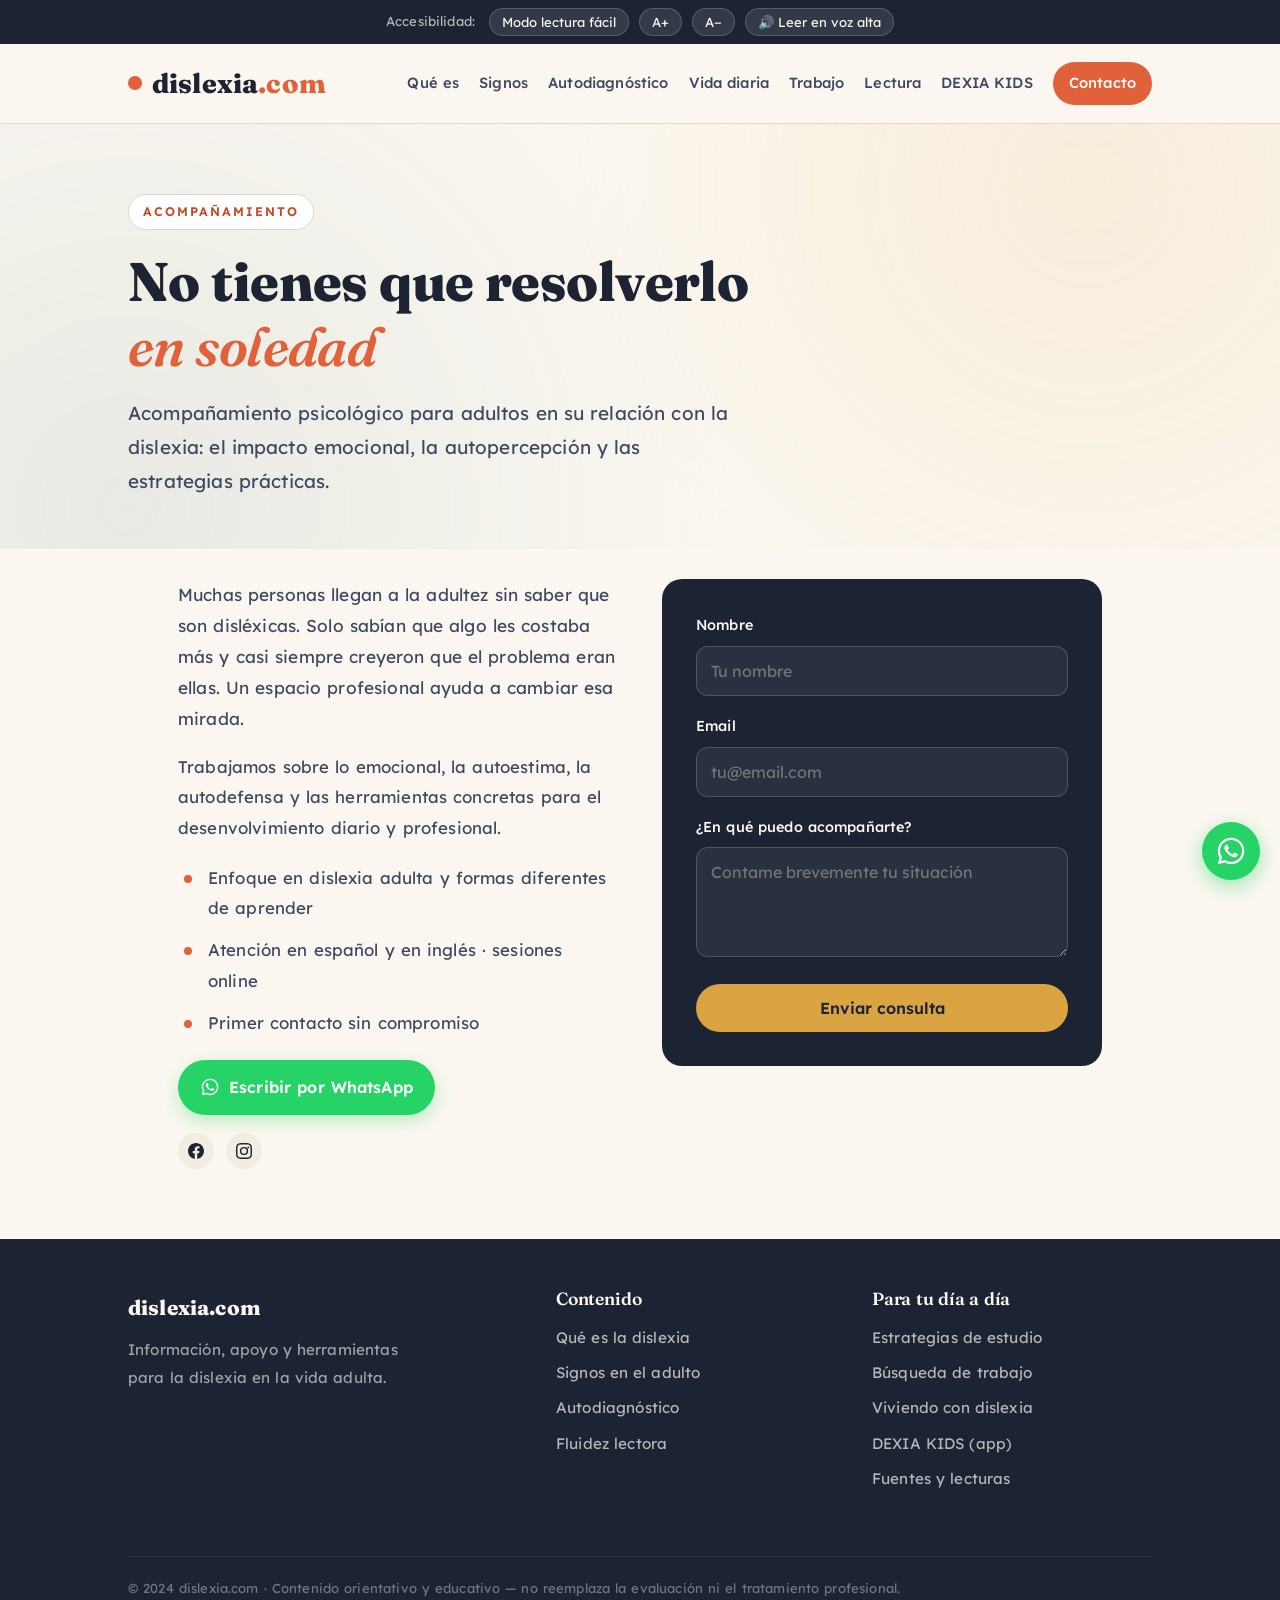
<file: contacto.html>
<!DOCTYPE html>
<html lang="es">
<head>
<meta charset="UTF-8">
<meta name="viewport" content="width=device-width, initial-scale=1.0">
<link rel="icon" href="/favicon.ico" sizes="any">
<link rel="icon" type="image/svg+xml" href="/favicon.svg">
<link rel="icon" type="image/png" sizes="48x48" href="/favicon-48.png">
<link rel="icon" type="image/png" sizes="96x96" href="/favicon-96.png">
<link rel="apple-touch-icon" href="/apple-touch-icon.png">
<title>Psicóloga para adultos con dislexia · Consulta online · dislexia.com</title>
<meta name="description" content="Acompañamiento psicológico para adultos con dislexia: impacto emocional, autoestima y estrategias prácticas. Sesiones online. Primer contacto sin compromiso.">
<link rel="canonical" href="https://dislexia.com/contacto.html">
<meta name="theme-color" content="#e0613a">
<meta property="og:type" content="website">
<meta property="og:locale" content="es_AR">
<meta property="og:locale:alternate" content="en_US">
<meta property="og:site_name" content="dislexia.com">
<meta property="og:title" content="Psicóloga para adultos con dislexia · Consulta online · dislexia.com">
<meta property="og:description" content="Acompañamiento psicológico para adultos con dislexia: impacto emocional, autoestima y estrategias prácticas. Sesiones online. Primer contacto sin compromiso.">
<meta property="og:url" content="https://dislexia.com/contacto.html">
<meta property="og:image" content="https://dislexia.com/favicon.svg">
<meta name="twitter:card" content="summary">
<meta name="twitter:title" content="Psicóloga para adultos con dislexia · Consulta online · dislexia.com">
<meta name="twitter:description" content="Acompañamiento psicológico para adultos con dislexia: impacto emocional, autoestima y estrategias prácticas. Sesiones online. Primer contacto sin compromiso.">
<link rel="preconnect" href="https://fonts.googleapis.com">
<link rel="preconnect" href="https://fonts.gstatic.com" crossorigin>
<link href="https://fonts.googleapis.com/css2?family=Fraunces:opsz,wght@9..144,400;9..144,500;9..144,600;9..144,800&family=Lexend:wght@300;400;500;600;700&display=swap" rel="stylesheet">
<link rel="stylesheet" href="estilos.css">
<style>
  .contact-grid{display:grid;grid-template-columns:1fr 1fr;gap:44px;align-items:start}
  @media(max-width:780px){.contact-grid{grid-template-columns:1fr;gap:30px}}
  .contact-card{background:var(--ink);color:var(--paper);border-radius:20px;padding:34px}
  .field{margin-bottom:18px}
  .field label{display:block;font-size:.9rem;margin-bottom:7px;font-weight:500}
  .field input,.field textarea{width:100%;padding:14px;border-radius:12px;border:1px solid rgba(255,255,255,.18);
    background:rgba(255,255,255,.06);color:var(--paper);font-family:inherit;font-size:1rem}
  .field input:focus,.field textarea:focus{outline:0;border-color:var(--gold)}
  .field textarea{min-height:110px;resize:vertical}
  .contact-card .btn{background:var(--gold);color:var(--ink);width:100%;justify-content:center}
  .contact-card .btn:hover{background:#e6b556}
  .creds li{list-style:none;padding-left:24px;position:relative;color:var(--ink-soft);margin-bottom:10px}
  .creds li::before{content:"•";position:absolute;left:6px;color:var(--accent);font-weight:700}
  .wa-btn{display:inline-flex;align-items:center;gap:9px;background:#25D366;color:#fff;border-radius:999px;
    padding:13px 22px;font-weight:600;font-family:inherit;font-size:1rem;text-decoration:none;
    box-shadow:0 6px 18px rgba(37,211,102,.3);transition:transform .15s ease,box-shadow .15s ease}
  .wa-btn:hover{transform:translateY(-1px);box-shadow:0 8px 22px rgba(37,211,102,.4)}
</style>
<script type="application/ld+json">
{
  "@context": "https://schema.org",
  "@type": "Psychologist",
  "name": "dislexia.com",
  "description": "Psicóloga especializada en el acompañamiento de adultos con dislexia. Atención online en español e inglés.",
  "url": "https://dislexia.com/",
  "image": "https://dislexia.com/favicon.svg",
  "knowsLanguage": ["es", "en"],
  "availableLanguage": ["Spanish", "English"],
  "areaServed": "Online",
  "medicalSpecialty": "Psychology"
}
</script>
</head>
<body>
<div class="a11y" role="region" aria-label="Opciones de accesibilidad">
  <span>Accesibilidad:</span>
  <button id="tggLegible" aria-pressed="false">Modo lectura fácil</button>
  <button id="fontUp">A+</button>
  <button id="fontDown">A−</button>
  <button id="readAloud" aria-pressed="false">🔊 Leer en voz alta</button>
</div>
<nav class="site">
  <div class="wrap">
    <a href="index.html" class="brand"><span class="dot"></span>dislexia<span style="color:var(--accent)">.com</span></a>
    <button class="navtoggle" aria-label="Menú" id="navtoggle">☰</button>
    <div class="navlinks" id="navlinks">
      <a href="que-es.html">Qué es</a>
      <a href="signos.html">Signos</a>
      <a href="autodiagnostico.html">Autodiagnóstico</a>
      <a href="vida-diaria.html">Vida diaria</a>
      <a href="trabajo.html">Trabajo</a>
      <a href="lectura.html">Lectura</a>
      <a href="dexia-kids.html">DEXIA KIDS</a>
      <a href="contacto.html" class="cta">Contacto</a>
    </div>
  </div>
</nav>
<main>
<header class="page-head">
  <div class="bg"></div>
  <div class="wrap">
    <span class="eyebrow">Acompañamiento</span>
    <h1>No tienes que resolverlo <em>en soledad</em></h1>
    <p class="lead">Acompañamiento psicológico para adultos en su relación con la dislexia: el impacto emocional, la autopercepción y las estrategias prácticas.</p>
  </div>
</header>
<section class="content">
  <div class="wrap" style="max-width:980px">
    <div class="contact-grid">
      <div>
        <p style="font-size:1.08rem">Muchas personas llegan a la adultez sin saber que son disléxicas. Solo sabían que algo les costaba más y casi siempre creyeron que el problema eran ellas. Un espacio profesional ayuda a cambiar esa mirada.</p>
        <p>Trabajamos sobre lo emocional, la autoestima, la autodefensa y las herramientas concretas para el desenvolvimiento diario y profesional.</p>
        <ul class="creds" style="margin-top:20px">
          <li>Enfoque en dislexia adulta y formas diferentes de aprender</li>
          <li>Atención en español y en inglés · sesiones online</li>
          <li>Primer contacto sin compromiso</li>
        </ul>
        <p style="margin-top:18px">
          <a class="wa-btn" href="https://wa.me/5491130303344?text=Hola%2C%20me%20gustar%C3%ADa%20hacer%20una%20consulta.%20%C2%BFC%C3%B3mo%20podemos%20coordinar%3F" target="_blank" rel="noopener" aria-label="Escribir por WhatsApp para coordinar una consulta">
            <svg viewBox="0 0 24 24" width="20" height="20" fill="currentColor" aria-hidden="true"><path d="M19.05 4.91A9.82 9.82 0 0 0 12.04 2C6.58 2 2.13 6.45 2.13 11.91c0 1.75.46 3.45 1.32 4.95L2.05 22l5.25-1.38a9.9 9.9 0 0 0 4.74 1.21h.004c5.46 0 9.91-4.45 9.91-9.91 0-2.65-1.03-5.14-2.9-7.01zm-7.01 15.24h-.003a8.23 8.23 0 0 1-4.19-1.15l-.3-.18-3.12.82.83-3.04-.2-.31a8.18 8.18 0 0 1-1.26-4.38c0-4.54 3.7-8.24 8.25-8.24a8.2 8.2 0 0 1 5.83 2.42 8.18 8.18 0 0 1 2.41 5.83c0 4.54-3.7 8.24-8.24 8.24zm4.52-6.16c-.25-.12-1.47-.72-1.69-.81-.23-.08-.39-.12-.56.12-.16.25-.64.81-.79.97-.14.17-.29.19-.54.06-.25-.12-1.05-.39-1.99-1.23-.74-.66-1.23-1.47-1.38-1.72-.14-.25-.01-.38.11-.51.11-.11.25-.29.37-.43.13-.14.17-.25.25-.41.08-.17.04-.31-.02-.43-.06-.12-.56-1.34-.76-1.84-.2-.48-.4-.42-.56-.43-.14-.01-.31-.01-.47-.01-.17 0-.43.06-.66.31-.23.25-.86.85-.86 2.07 0 1.22.89 2.4 1.01 2.56.12.17 1.75 2.67 4.23 3.74.59.26 1.05.41 1.41.52.59.19 1.13.16 1.56.1.48-.07 1.47-.6 1.67-1.18.21-.58.21-1.07.14-1.18-.06-.11-.22-.17-.47-.29z"/></svg>
            Escribir por WhatsApp
          </a>
        </p>
        <div class="social" style="margin-top:16px">
          <a href="https://www.facebook.com/mundodexia/" aria-label="Facebook" style="background:var(--paper-2);color:var(--ink)"><svg viewBox="0 0 24 24" width="16" height="16" fill="currentColor" aria-hidden="true"><path d="M24 12.07C24 5.4 18.63 0 12 0S0 5.4 0 12.07C0 18.1 4.39 23.1 10.13 24v-8.44H7.08v-3.49h3.05V9.41c0-3.02 1.79-4.69 4.53-4.69 1.31 0 2.68.24 2.68.24v2.97h-1.51c-1.49 0-1.96.93-1.96 1.89v2.25h3.33l-.53 3.49h-2.8V24C19.61 23.1 24 18.1 24 12.07z"/></svg></a>
          <a href="https://www.instagram.com/todo.dislexia/" aria-label="Instagram" style="background:var(--paper-2);color:var(--ink)"><svg viewBox="0 0 24 24" width="16" height="16" fill="currentColor" aria-hidden="true"><path d="M12 2.16c3.2 0 3.58.01 4.85.07 1.17.05 1.8.25 2.23.41.56.22.96.48 1.38.9.42.42.68.82.9 1.38.16.42.36 1.06.41 2.23.06 1.27.07 1.65.07 4.85s-.01 3.58-.07 4.85c-.05 1.17-.25 1.8-.41 2.23-.22.56-.48.96-.9 1.38-.42.42-.82.68-1.38.9-.42.16-1.06.36-2.23.41-1.27.06-1.65.07-4.85.07s-3.58-.01-4.85-.07c-1.17-.05-1.8-.25-2.23-.41a3.7 3.7 0 0 1-1.38-.9 3.7 3.7 0 0 1-.9-1.38c-.16-.42-.36-1.06-.41-2.23-.06-1.27-.07-1.65-.07-4.85s.01-3.58.07-4.85c.05-1.17.25-1.8.41-2.23.22-.56.48-.96.9-1.38.42-.42.82-.68 1.38-.9.42-.16 1.06-.36 2.23-.41C8.42 2.17 8.8 2.16 12 2.16zM12 0C8.74 0 8.33.01 7.05.07 5.78.13 4.9.33 4.14.63c-.79.31-1.46.72-2.12 1.38C1.35 2.67.94 3.34.63 4.13.33 4.9.13 5.77.07 7.05.01 8.33 0 8.74 0 12s.01 3.67.07 4.95c.06 1.28.26 2.15.56 2.92.31.79.72 1.46 1.38 2.12.66.66 1.33 1.07 2.12 1.38.77.3 1.64.5 2.92.56C8.33 23.99 8.74 24 12 24s3.67-.01 4.95-.07c1.28-.06 2.15-.26 2.92-.56a5.86 5.86 0 0 0 2.12-1.38 5.86 5.86 0 0 0 1.38-2.12c.3-.77.5-1.64.56-2.92.06-1.28.07-1.69.07-4.95s-.01-3.67-.07-4.95c-.06-1.28-.26-2.15-.56-2.92a5.86 5.86 0 0 0-1.38-2.12A5.86 5.86 0 0 0 19.87.63c-.77-.3-1.64-.5-2.92-.56C15.67.01 15.26 0 12 0zm0 5.84a6.16 6.16 0 1 0 0 12.32 6.16 6.16 0 0 0 0-12.32zM12 16a4 4 0 1 1 0-8 4 4 0 0 1 0 8zm6.41-10.85a1.44 1.44 0 1 0 0 2.88 1.44 1.44 0 0 0 0-2.88z"/></svg></a>
        </div>
      </div>
      <div class="contact-card">
        <form id="contactForm" action="https://formspree.io/f/xvznpqzl" method="POST">
          <div class="field"><label for="cn">Nombre</label><input id="cn" name="nombre" type="text" placeholder="Tu nombre" required></div>
          <div class="field"><label for="ce">Email</label><input id="ce" name="email" type="email" placeholder="tu@email.com" required></div>
          <div class="field"><label for="cm">¿En qué puedo acompañarte?</label><textarea id="cm" name="mensaje" placeholder="Contame brevemente tu situación" required></textarea></div>
          <button class="btn" type="submit" id="sendBtn">Enviar consulta</button>
        </form>
        <p id="formOk" style="font-size:.95rem;margin-top:16px;color:var(--teal);display:none">¡Gracias por escribir! Tu consulta fue enviada. Te contactaremos a la brevedad.</p>
        <p id="formErr" style="font-size:.9rem;margin-top:16px;color:var(--accent-deep);display:none">Hubo un problema al enviar. Prueba de nuevo en unos minutos, o escribime por WhatsApp.</p>
      </div>
    </div>
  </div>
</section>
</main>
<footer>
  <div class="wrap">
    <div>
      <div class="brand-f">dislexia.com</div>
      <p style="color:rgba(251,247,240,.6);font-size:.95rem;max-width:30ch">Información, apoyo y herramientas para la dislexia en la vida adulta.</p>
    </div>
    <div><h4>Contenido</h4>
      <a href="que-es.html">Qué es la dislexia</a><a href="signos.html">Signos en el adulto</a>
      <a href="autodiagnostico.html">Autodiagnóstico</a><a href="lectura.html">Fluidez lectora</a></div>
    <div><h4>Para tu día a día</h4>
      <a href="estudio.html">Estrategias de estudio</a><a href="trabajo.html">Búsqueda de trabajo</a>
      <a href="vida-diaria.html">Viviendo con dislexia</a>
      <a href="dexia-kids.html">DEXIA KIDS (app)</a><a href="fuentes.html">Fuentes y lecturas</a></div>
    <div class="legal" id="gc-visitors" style="display:none">Gracias a nuestros <span id="gc-count">XXX</span> visitantes desde el 15 de junio de 2026.</div>
    <div class="legal">© 2024 dislexia.com · Contenido orientativo y educativo — no reemplaza la evaluación ni el tratamiento profesional.</div>
  </div>
</footer>
<script src="script.js"></script>
<script id="gc-count-fetch">
(function(){
  fetch('https://cpampliega.goatcounter.com/counter/TOTAL.json')
    .then(function(r){ return r.ok ? r.json() : Promise.reject(); })
    .then(function(d){
      var raw = (d.count_unique != null ? d.count_unique : d.count);
      var n = parseInt(String(raw).replace(/[^0-9]/g,''), 10);
      if (isNaN(n) || n < 1) return;
      var el = document.getElementById('gc-count');
      if (el) el.textContent = n.toLocaleString('es-AR');
      document.querySelectorAll('#gc-visitors').forEach(function(x){ x.style.display=''; });
    })
    .catch(function(){ /* si falla, la linea queda oculta */ });
})();
</script>
<script>
(function(){
  const form = document.getElementById('contactForm');
  const btn = document.getElementById('sendBtn');
  const okMsg = document.getElementById('formOk');
  const errMsg = document.getElementById('formErr');

  form.addEventListener('submit', async (e) => {
    e.preventDefault();
    okMsg.style.display = 'none';
    errMsg.style.display = 'none';

    if (!form.checkValidity()) { form.reportValidity(); return; }

    const original = btn.textContent;
    btn.disabled = true;
    btn.textContent = 'Enviando…';

    try {
      const res = await fetch(form.action, {
        method: 'POST',
        body: new FormData(form),
        headers: { 'Accept': 'application/json' }
      });
      if (res.ok) {
        form.reset();
        okMsg.style.display = 'block';
      } else {
        errMsg.style.display = 'block';
      }
    } catch (_) {
      errMsg.style.display = 'block';
    } finally {
      btn.disabled = false;
      btn.textContent = original;
    }
  });
})();
</script>
<script data-goatcounter="https://cpampliega.goatcounter.com/count"
        async src="//gc.zgo.at/count.js"></script>
<!-- Botón flotante de WhatsApp -->
<a href="https://wa.me/5491130303344?text=Hola%2C%20me%20gustar%C3%ADa%20hacer%20una%20consulta.%20%C2%BFC%C3%B3mo%20podemos%20coordinar%3F"
   target="_blank" rel="noopener"
   class="wa-float" aria-label="Escribir por WhatsApp">
  <svg viewBox="0 0 24 24" width="30" height="30" fill="#fff" aria-hidden="true"><path d="M19.05 4.91A9.82 9.82 0 0 0 12.04 2C6.58 2 2.13 6.45 2.13 11.91c0 1.75.46 3.45 1.32 4.95L2.05 22l5.25-1.38a9.9 9.9 0 0 0 4.74 1.21h.004c5.46 0 9.91-4.45 9.91-9.91 0-2.65-1.03-5.14-2.9-7.01zm-7.01 15.24h-.003a8.23 8.23 0 0 1-4.19-1.15l-.3-.18-3.12.82.83-3.04-.2-.31a8.18 8.18 0 0 1-1.26-4.38c0-4.54 3.7-8.24 8.25-8.24a8.2 8.2 0 0 1 5.83 2.42 8.18 8.18 0 0 1 2.41 5.83c0 4.54-3.7 8.24-8.24 8.24zm4.52-6.16c-.25-.12-1.47-.72-1.69-.81-.23-.08-.39-.12-.56.12-.16.25-.64.81-.79.97-.14.17-.29.19-.54.06-.25-.12-1.05-.39-1.99-1.23-.74-.66-1.23-1.47-1.38-1.72-.14-.25-.01-.38.11-.51.11-.11.25-.29.37-.43.13-.14.17-.25.25-.41.08-.17.04-.31-.02-.43-.06-.12-.56-1.34-.76-1.84-.2-.48-.4-.42-.56-.43-.14-.01-.31-.01-.47-.01-.17 0-.43.06-.66.31-.23.25-.86.85-.86 2.07 0 1.22.89 2.4 1.01 2.56.12.17 1.75 2.67 4.23 3.74.59.26 1.05.41 1.41.52.59.19 1.13.16 1.56.1.48-.07 1.47-.6 1.67-1.18.21-.58.21-1.07.14-1.18-.06-.11-.22-.17-.47-.29z"/></svg>
</a>
<style>
.wa-float{position:fixed;right:20px;bottom:20px;width:58px;height:58px;border-radius:50%;
  background:#25D366;display:flex;align-items:center;justify-content:center;z-index:9999;
  box-shadow:0 6px 20px rgba(37,211,102,.45);transition:transform .15s ease,box-shadow .15s ease}
.wa-float:hover{transform:scale(1.08);box-shadow:0 8px 26px rgba(37,211,102,.55)}
.wa-float svg{width:32px;height:32px}
@media(max-width:600px){.wa-float{right:16px;bottom:16px;width:52px;height:52px}.wa-float svg{width:28px;height:28px}}
</style>
</body>
</html>
</file>
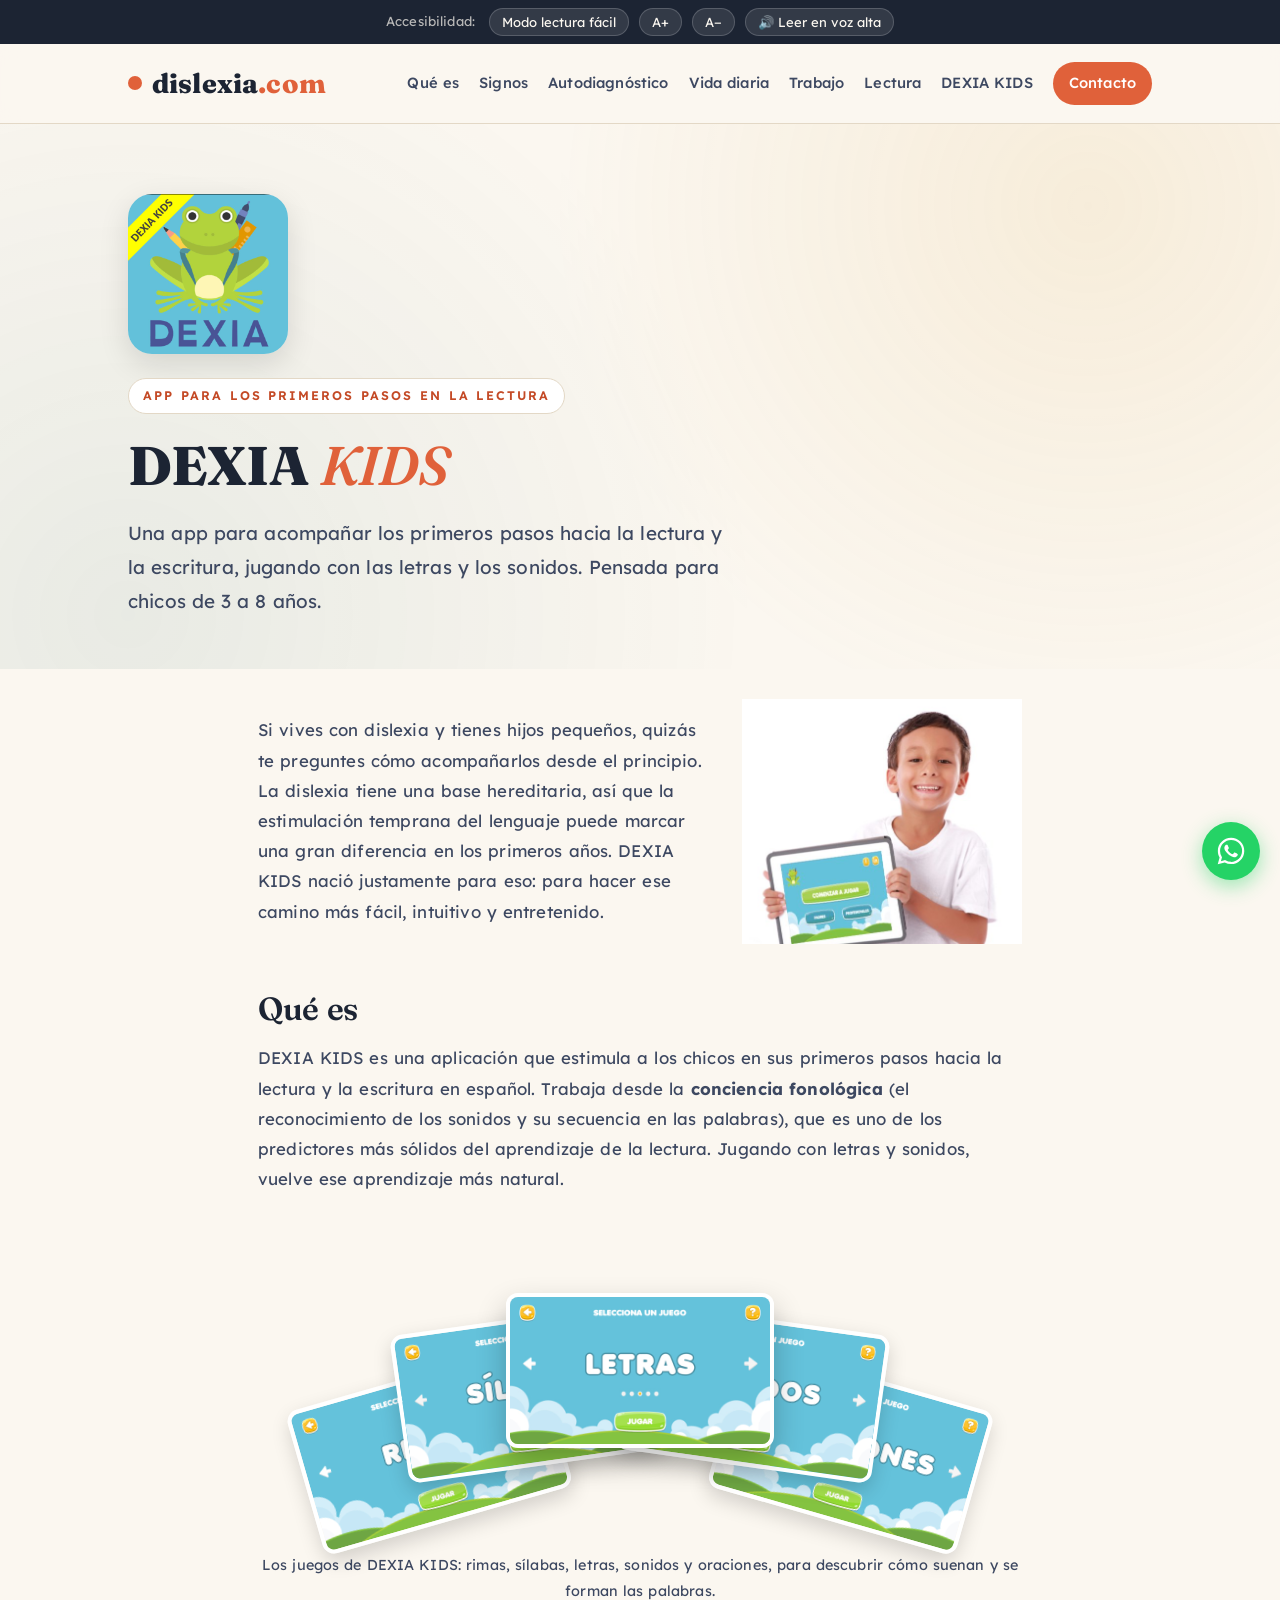
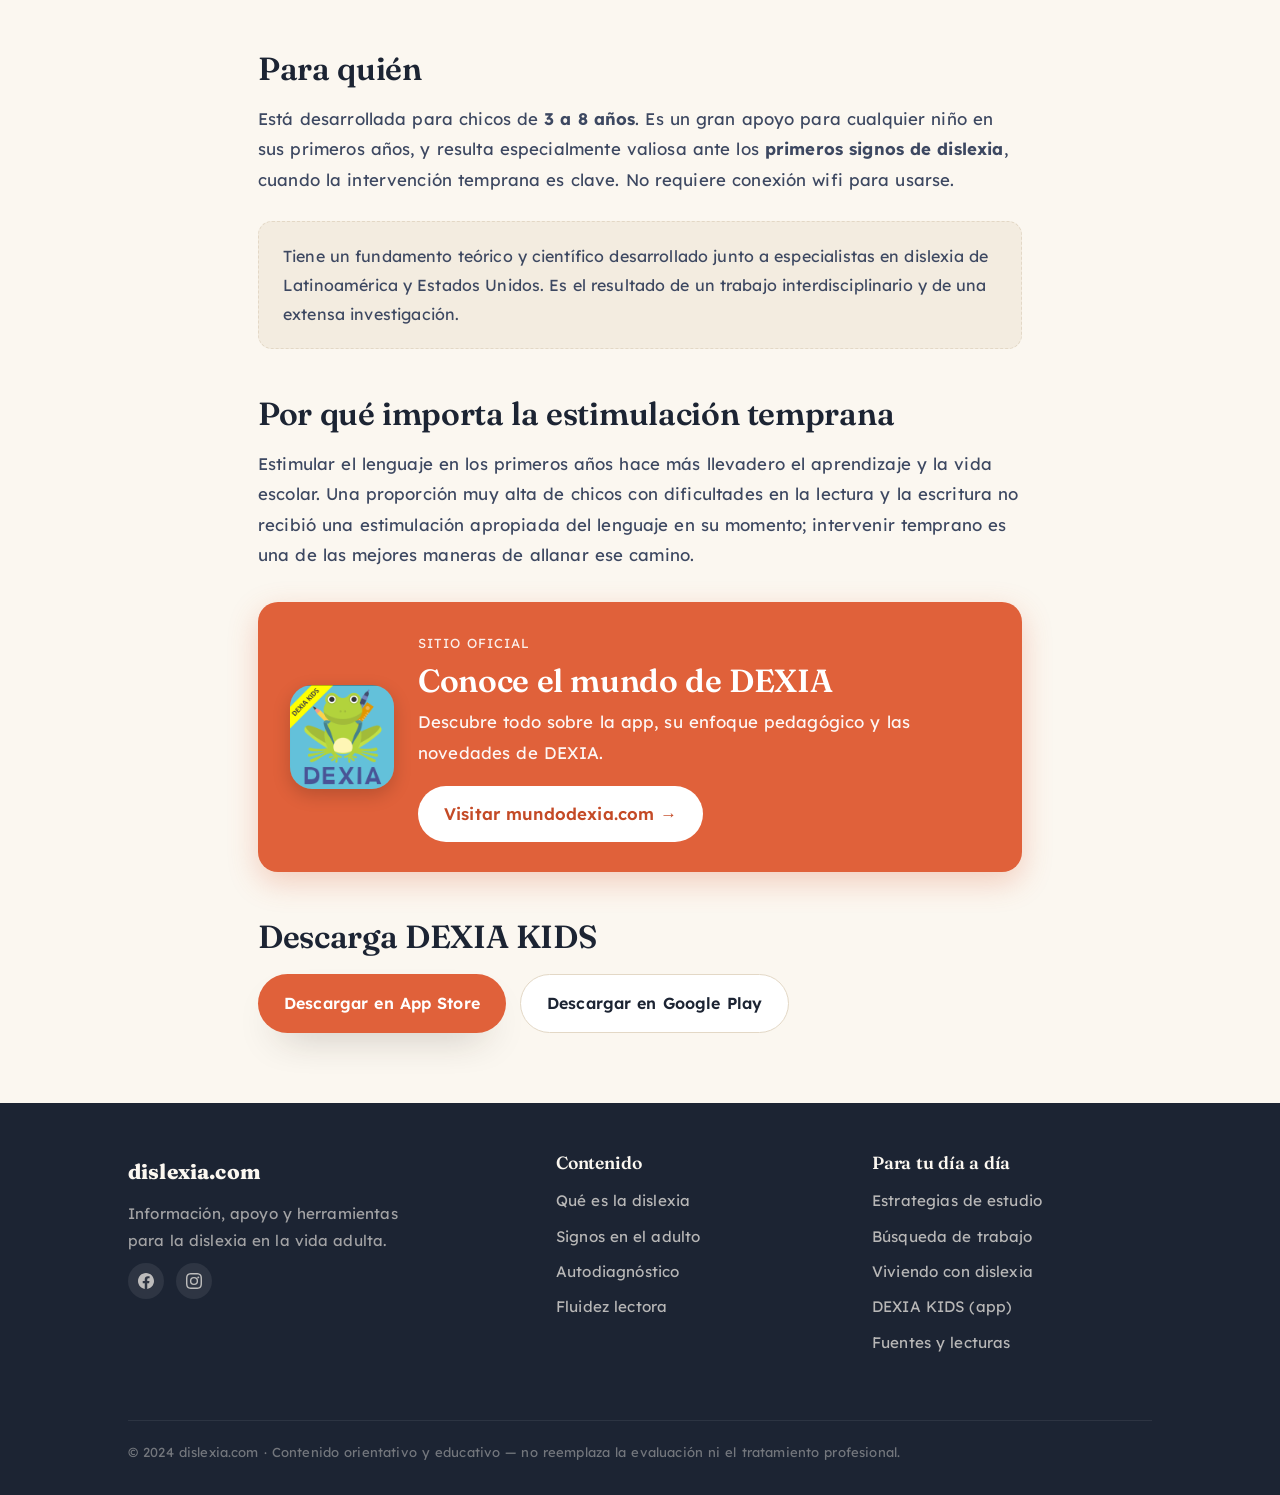
<file: dexia-kids.html>
<!DOCTYPE html>
<html lang="es">
<head>
<meta charset="UTF-8">
<meta name="viewport" content="width=device-width, initial-scale=1.0">
<link rel="icon" href="/favicon.ico" sizes="any">
<link rel="icon" type="image/svg+xml" href="/favicon.svg">
<link rel="icon" type="image/png" sizes="48x48" href="/favicon-48.png">
<link rel="icon" type="image/png" sizes="96x96" href="/favicon-96.png">
<link rel="apple-touch-icon" href="/apple-touch-icon.png">
<title>DEXIA KIDS: app de lectura y escritura para niños · dislexia.com</title>
<meta name="description" content="DEXIA KIDS es una app para chicos de 3 a 8 años que estimula la lectura y la escritura desde la conciencia fonológica. Útil ante los primeros signos de dislexia.">
<link rel="canonical" href="https://dislexia.com/dexia-kids.html">
<meta name="theme-color" content="#e0613a">
<meta property="og:type" content="website">
<meta property="og:locale" content="es_AR">
<meta property="og:locale:alternate" content="en_US">
<meta property="og:site_name" content="dislexia.com">
<meta property="og:title" content="DEXIA KIDS: app de lectura y escritura para niños · dislexia.com">
<meta property="og:description" content="DEXIA KIDS es una app para chicos de 3 a 8 años que estimula la lectura y la escritura desde la conciencia fonológica. Útil ante los primeros signos de dislexia.">
<meta property="og:url" content="https://dislexia.com/dexia-kids.html">
<meta property="og:image" content="https://dislexia.com/favicon.svg">
<meta name="twitter:card" content="summary">
<meta name="twitter:title" content="DEXIA KIDS: app de lectura y escritura para niños · dislexia.com">
<meta name="twitter:description" content="DEXIA KIDS es una app para chicos de 3 a 8 años que estimula la lectura y la escritura desde la conciencia fonológica. Útil ante los primeros signos de dislexia.">
<link rel="preconnect" href="https://fonts.googleapis.com">
<link rel="preconnect" href="https://fonts.gstatic.com" crossorigin>
<link href="https://fonts.googleapis.com/css2?family=Fraunces:opsz,wght@9..144,400;9..144,500;9..144,600;9..144,800&family=Lexend:wght@300;400;500;600;700&display=swap" rel="stylesheet">
<link rel="stylesheet" href="estilos.css">
</head>
<body>
<div class="a11y" role="region" aria-label="Opciones de accesibilidad">
  <span>Accesibilidad:</span>
  <button id="tggLegible" aria-pressed="false">Modo lectura fácil</button>
  <button id="fontUp">A+</button>
  <button id="fontDown">A&minus;</button>
  <button id="readAloud" aria-pressed="false">&#128266; Leer en voz alta</button>
</div>
<nav class="site">
  <div class="wrap">
    <a href="index.html" class="brand"><span class="dot"></span>dislexia<span style="color:var(--accent)">.com</span></a>
    <button class="navtoggle" aria-label="Men&uacute;" id="navtoggle">&#9776;</button>
    <div class="navlinks" id="navlinks">
      <a href="que-es.html">Qu&eacute; es</a>
      <a href="signos.html">Signos</a>
      <a href="autodiagnostico.html">Autodiagn&oacute;stico</a>
      <a href="vida-diaria.html">Vida diaria</a>
      <a href="trabajo.html">Trabajo</a>
      <a href="lectura.html">Lectura</a>
      <a href="dexia-kids.html">DEXIA KIDS</a>
      <a href="contacto.html" class="cta">Contacto</a>
    </div>
  </div>
</nav>
<main>
<header class="page-head">
  <div class="bg"></div>
  <div class="wrap">
    <img src="dexia-kids-logo.png" alt="Logo de DEXIA KIDS: una ranita con mochila, lápiz y regla" style="display:block;width:160px;height:auto;border-radius:24px;margin-bottom:24px;box-shadow:0 10px 30px rgba(0,0,0,.12)">
    <span class="eyebrow">App para los primeros pasos en la lectura</span>
    <h1>DEXIA <em>KIDS</em></h1>
    <p class="lead">Una app para acompañar los primeros pasos hacia la lectura y la escritura, jugando con las letras y los sonidos. Pensada para chicos de 3 a 8 años.</p>
  </div>
</header>
<section class="content">
  <div class="wrap">
    <div style="display:flex;gap:28px;align-items:center;flex-wrap:wrap;margin-bottom:10px">
      <p style="flex:1;min-width:280px;margin:0">Si vives con dislexia y tienes hijos pequeños, quizás te preguntes cómo acompañarlos desde el principio. La dislexia tiene una base hereditaria, así que la estimulación temprana del lenguaje puede marcar una gran diferencia en los primeros años. DEXIA KIDS nació justamente para eso: para hacer ese camino más fácil, intuitivo y entretenido.</p>
      <img src="dexia-kids-nino.png" alt="Niño sonriendo mientras juega con DEXIA KIDS en una tablet" style="width:280px;max-width:100%;height:auto;flex-shrink:0">
    </div>

    <h2>Qué es</h2>
    <p>DEXIA KIDS es una aplicación que estimula a los chicos en sus primeros pasos hacia la lectura y la escritura en español. Trabaja desde la <strong>conciencia fonológica</strong> (el reconocimiento de los sonidos y su secuencia en las palabras), que es uno de los predictores más sólidos del aprendizaje de la lectura. Jugando con letras y sonidos, vuelve ese aprendizaje más natural.</p>

    <div style="margin:36px 0 14px">
      <div style="position:relative;height:300px;max-width:560px;margin:0 auto;display:flex;justify-content:center;align-items:center">
        <img src="dexia-kids-juego-1.jpg" alt="Pantalla del juego Rimas en DEXIA KIDS" style="position:absolute;width:46%;height:auto;border-radius:12px;border:4px solid #fff;box-shadow:0 8px 20px rgba(0,0,0,.16);transform:rotate(-16deg) translateX(-86%) translateY(8px)">
        <img src="dexia-kids-juego-2.jpg" alt="Pantalla del juego Sílabas en DEXIA KIDS" style="position:absolute;width:46%;height:auto;border-radius:12px;border:4px solid #fff;box-shadow:0 8px 20px rgba(0,0,0,.18);transform:rotate(-8deg) translateX(-44%) translateY(-4px);z-index:2">
        <img src="dexia-kids-juego-3.jpg" alt="Pantalla del juego Letras en DEXIA KIDS" style="position:absolute;width:48%;height:auto;border-radius:12px;border:4px solid #fff;box-shadow:0 14px 30px rgba(0,0,0,.24);transform:rotate(0deg) translateY(-10px);z-index:3">
        <img src="dexia-kids-juego-4.jpg" alt="Pantalla del juego Sonidos en DEXIA KIDS" style="position:absolute;width:46%;height:auto;border-radius:12px;border:4px solid #fff;box-shadow:0 8px 20px rgba(0,0,0,.18);transform:rotate(8deg) translateX(44%) translateY(-4px);z-index:2">
        <img src="dexia-kids-juego-5.jpg" alt="Pantalla del juego Oraciones en DEXIA KIDS" style="position:absolute;width:46%;height:auto;border-radius:12px;border:4px solid #fff;box-shadow:0 8px 20px rgba(0,0,0,.16);transform:rotate(16deg) translateX(86%) translateY(8px)">
      </div>
      <p style="text-align:center;font-size:.9rem;color:var(--ink-soft);margin-top:22px">Los juegos de DEXIA KIDS: rimas, sílabas, letras, sonidos y oraciones, para descubrir cómo suenan y se forman las palabras.</p>
    </div>

    <h2>Para quién</h2>
    <p>Está desarrollada para chicos de <strong>3 a 8 años</strong>. Es un gran apoyo para cualquier niño en sus primeros años, y resulta especialmente valiosa ante los <strong>primeros signos de dislexia</strong>, cuando la intervención temprana es clave. No requiere conexión wifi para usarse.</p>

    <div class="callout">Tiene un fundamento teórico y científico desarrollado junto a especialistas en dislexia de Latinoamérica y Estados Unidos. Es el resultado de un trabajo interdisciplinario y de una extensa investigación.</div>

    <h2>Por qué importa la estimulación temprana</h2>
    <p>Estimular el lenguaje en los primeros años hace más llevadero el aprendizaje y la vida escolar. Una proporción muy alta de chicos con dificultades en la lectura y la escritura no recibió una estimulación apropiada del lenguaje en su momento; intervenir temprano es una de las mejores maneras de allanar ese camino.</p>

    <a href="https://www.mundodexia.com/" target="_blank" rel="noopener" style="text-decoration:none;color:inherit;display:block">
      <div style="display:flex;gap:24px;align-items:center;flex-wrap:wrap;background:var(--accent);border-radius:20px;padding:30px 32px;margin:32px 0;box-shadow:0 10px 30px rgba(224,97,58,.28)">
        <img src="dexia-kids-icono.png" alt="Ícono de la app DEXIA KIDS: una ranita con útiles escolares" style="width:104px;height:104px;border-radius:22px;flex-shrink:0;box-shadow:0 6px 18px rgba(0,0,0,.18)">
        <div style="flex:1;min-width:240px;color:#fff">
          <span style="display:block;font-size:.82rem;letter-spacing:.08em;text-transform:uppercase;opacity:.9;margin-bottom:6px">Sitio oficial</span>
          <h2 style="margin:0 0 8px;color:#fff">Conoce el mundo de DEXIA</h2>
          <p style="margin:0 0 18px;color:#fff;opacity:.95">Descubre todo sobre la app, su enfoque pedagógico y las novedades de DEXIA.</p>
          <span style="display:inline-flex;align-items:center;gap:8px;background:#fff;color:var(--accent-deep);font-weight:600;padding:13px 26px;border-radius:999px;font-size:1.05rem">
            Visitar mundodexia.com →
          </span>
        </div>
      </div>
    </a>

    <h2 style="margin-bottom:18px">Descarga DEXIA KIDS</h2>
    <div style="display:flex;gap:14px;flex-wrap:wrap">
      <a class="btn btn-primary" href="https://apps.apple.com/app/dexia-kids/id1349892989" target="_blank" rel="noopener">Descargar en App Store</a>
      <a class="btn btn-ghost" href="https://play.google.com/store/apps/details?id=com.dexiaapp.DexiaFull" target="_blank" rel="noopener">Descargar en Google Play</a>
    </div>
  </div>
</section>
</main>
<footer>
  <div class="wrap">
    <div>
      <div class="brand-f">dislexia.com</div>
      <p style="color:rgba(251,247,240,.6);font-size:.95rem;max-width:30ch">Informaci&oacute;n, apoyo y herramientas para la dislexia en la vida adulta.</p>
      <div class="social">
        <a href="https://www.facebook.com/mundodexia/" aria-label="Facebook"><svg viewBox="0 0 24 24" width="16" height="16" fill="currentColor" aria-hidden="true"><path d="M24 12.07C24 5.4 18.63 0 12 0S0 5.4 0 12.07C0 18.1 4.39 23.1 10.13 24v-8.44H7.08v-3.49h3.05V9.41c0-3.02 1.79-4.69 4.53-4.69 1.31 0 2.68.24 2.68.24v2.97h-1.51c-1.49 0-1.96.93-1.96 1.89v2.25h3.33l-.53 3.49h-2.8V24C19.61 23.1 24 18.1 24 12.07z"/></svg></a>
        <a href="https://www.instagram.com/todo.dislexia/" aria-label="Instagram"><svg viewBox="0 0 24 24" width="16" height="16" fill="currentColor" aria-hidden="true"><path d="M12 2.16c3.2 0 3.58.01 4.85.07 1.17.05 1.8.25 2.23.41.56.22.96.48 1.38.9.42.42.68.82.9 1.38.16.42.36 1.06.41 2.23.06 1.27.07 1.65.07 4.85s-.01 3.58-.07 4.85c-.05 1.17-.25 1.8-.41 2.23-.22.56-.48.96-.9 1.38-.42.42-.82.68-1.38.9-.42.16-1.06.36-2.23.41-1.27.06-1.65.07-4.85.07s-3.58-.01-4.85-.07c-1.17-.05-1.8-.25-2.23-.41a3.7 3.7 0 0 1-1.38-.9 3.7 3.7 0 0 1-.9-1.38c-.16-.42-.36-1.06-.41-2.23-.06-1.27-.07-1.65-.07-4.85s.01-3.58.07-4.85c.05-1.17.25-1.8.41-2.23.22-.56.48-.96.9-1.38.42-.42.82-.68 1.38-.9.42-.16 1.06-.36 2.23-.41C8.42 2.17 8.8 2.16 12 2.16zM12 0C8.74 0 8.33.01 7.05.07 5.78.13 4.9.33 4.14.63c-.79.31-1.46.72-2.12 1.38C1.35 2.67.94 3.34.63 4.13.33 4.9.13 5.77.07 7.05.01 8.33 0 8.74 0 12s.01 3.67.07 4.95c.06 1.28.26 2.15.56 2.92.31.79.72 1.46 1.38 2.12.66.66 1.33 1.07 2.12 1.38.77.3 1.64.5 2.92.56C8.33 23.99 8.74 24 12 24s3.67-.01 4.95-.07c1.28-.06 2.15-.26 2.92-.56a5.86 5.86 0 0 0 2.12-1.38 5.86 5.86 0 0 0 1.38-2.12c.3-.77.5-1.64.56-2.92.06-1.28.07-1.69.07-4.95s-.01-3.67-.07-4.95c-.06-1.28-.26-2.15-.56-2.92a5.86 5.86 0 0 0-1.38-2.12A5.86 5.86 0 0 0 19.87.63c-.77-.3-1.64-.5-2.92-.56C15.67.01 15.26 0 12 0zm0 5.84a6.16 6.16 0 1 0 0 12.32 6.16 6.16 0 0 0 0-12.32zM12 16a4 4 0 1 1 0-8 4 4 0 0 1 0 8zm6.41-10.85a1.44 1.44 0 1 0 0 2.88 1.44 1.44 0 0 0 0-2.88z"/></svg></a>
      </div>
    </div>
    <div>
      <h4>Contenido</h4>
      <a href="que-es.html">Qu&eacute; es la dislexia</a>
      <a href="signos.html">Signos en el adulto</a>
      <a href="autodiagnostico.html">Autodiagn&oacute;stico</a>
      <a href="lectura.html">Fluidez lectora</a>
    </div>
    <div>
      <h4>Para tu d&iacute;a a d&iacute;a</h4>
      <a href="estudio.html">Estrategias de estudio</a>
      <a href="trabajo.html">B&uacute;squeda de trabajo</a>
      <a href="vida-diaria.html">Viviendo con dislexia</a>
      <a href="dexia-kids.html">DEXIA KIDS (app)</a>
      <a href="fuentes.html">Fuentes y lecturas</a>
    </div>
    <div class="legal" id="gc-visitors" style="display:none">Gracias a nuestros <span id="gc-count">XXX</span> visitantes desde el 15 de junio de 2026.</div>
    <div class="legal">&copy; 2024 dislexia.com &middot; Contenido orientativo y educativo &mdash; no reemplaza la evaluaci&oacute;n ni el tratamiento profesional.</div>
  </div>
</footer>
<script src="script.js"></script>
<script id="gc-count-fetch">
(function(){
  fetch('https://cpampliega.goatcounter.com/counter/TOTAL.json')
    .then(function(r){ return r.ok ? r.json() : Promise.reject(); })
    .then(function(d){
      var raw = (d.count_unique != null ? d.count_unique : d.count);
      var n = parseInt(String(raw).replace(/[^0-9]/g,''), 10);
      if (isNaN(n) || n < 1) return;
      var el = document.getElementById('gc-count');
      if (el) el.textContent = n.toLocaleString('es-AR');
      document.querySelectorAll('#gc-visitors').forEach(function(x){ x.style.display=''; });
    })
    .catch(function(){ /* si falla, la linea queda oculta */ });
})();
</script>
<script data-goatcounter="https://cpampliega.goatcounter.com/count"
        async src="//gc.zgo.at/count.js"></script>
<!-- Botón flotante de WhatsApp -->
<a href="https://wa.me/5491130303344?text=Hola%2C%20me%20gustar%C3%ADa%20hacer%20una%20consulta.%20%C2%BFC%C3%B3mo%20podemos%20coordinar%3F"
   target="_blank" rel="noopener"
   class="wa-float" aria-label="Escribir por WhatsApp">
  <svg viewBox="0 0 24 24" width="30" height="30" fill="#fff" aria-hidden="true"><path d="M19.05 4.91A9.82 9.82 0 0 0 12.04 2C6.58 2 2.13 6.45 2.13 11.91c0 1.75.46 3.45 1.32 4.95L2.05 22l5.25-1.38a9.9 9.9 0 0 0 4.74 1.21h.004c5.46 0 9.91-4.45 9.91-9.91 0-2.65-1.03-5.14-2.9-7.01zm-7.01 15.24h-.003a8.23 8.23 0 0 1-4.19-1.15l-.3-.18-3.12.82.83-3.04-.2-.31a8.18 8.18 0 0 1-1.26-4.38c0-4.54 3.7-8.24 8.25-8.24a8.2 8.2 0 0 1 5.83 2.42 8.18 8.18 0 0 1 2.41 5.83c0 4.54-3.7 8.24-8.24 8.24zm4.52-6.16c-.25-.12-1.47-.72-1.69-.81-.23-.08-.39-.12-.56.12-.16.25-.64.81-.79.97-.14.17-.29.19-.54.06-.25-.12-1.05-.39-1.99-1.23-.74-.66-1.23-1.47-1.38-1.72-.14-.25-.01-.38.11-.51.11-.11.25-.29.37-.43.13-.14.17-.25.25-.41.08-.17.04-.31-.02-.43-.06-.12-.56-1.34-.76-1.84-.2-.48-.4-.42-.56-.43-.14-.01-.31-.01-.47-.01-.17 0-.43.06-.66.31-.23.25-.86.85-.86 2.07 0 1.22.89 2.4 1.01 2.56.12.17 1.75 2.67 4.23 3.74.59.26 1.05.41 1.41.52.59.19 1.13.16 1.56.1.48-.07 1.47-.6 1.67-1.18.21-.58.21-1.07.14-1.18-.06-.11-.22-.17-.47-.29z"/></svg>
</a>
<style>
.wa-float{position:fixed;right:20px;bottom:20px;width:58px;height:58px;border-radius:50%;
  background:#25D366;display:flex;align-items:center;justify-content:center;z-index:9999;
  box-shadow:0 6px 20px rgba(37,211,102,.45);transition:transform .15s ease,box-shadow .15s ease}
.wa-float:hover{transform:scale(1.08);box-shadow:0 8px 26px rgba(37,211,102,.55)}
.wa-float svg{width:32px;height:32px}
@media(max-width:600px){.wa-float{right:16px;bottom:16px;width:52px;height:52px}.wa-float svg{width:28px;height:28px}}
</style>
</body>
</html>
</file>
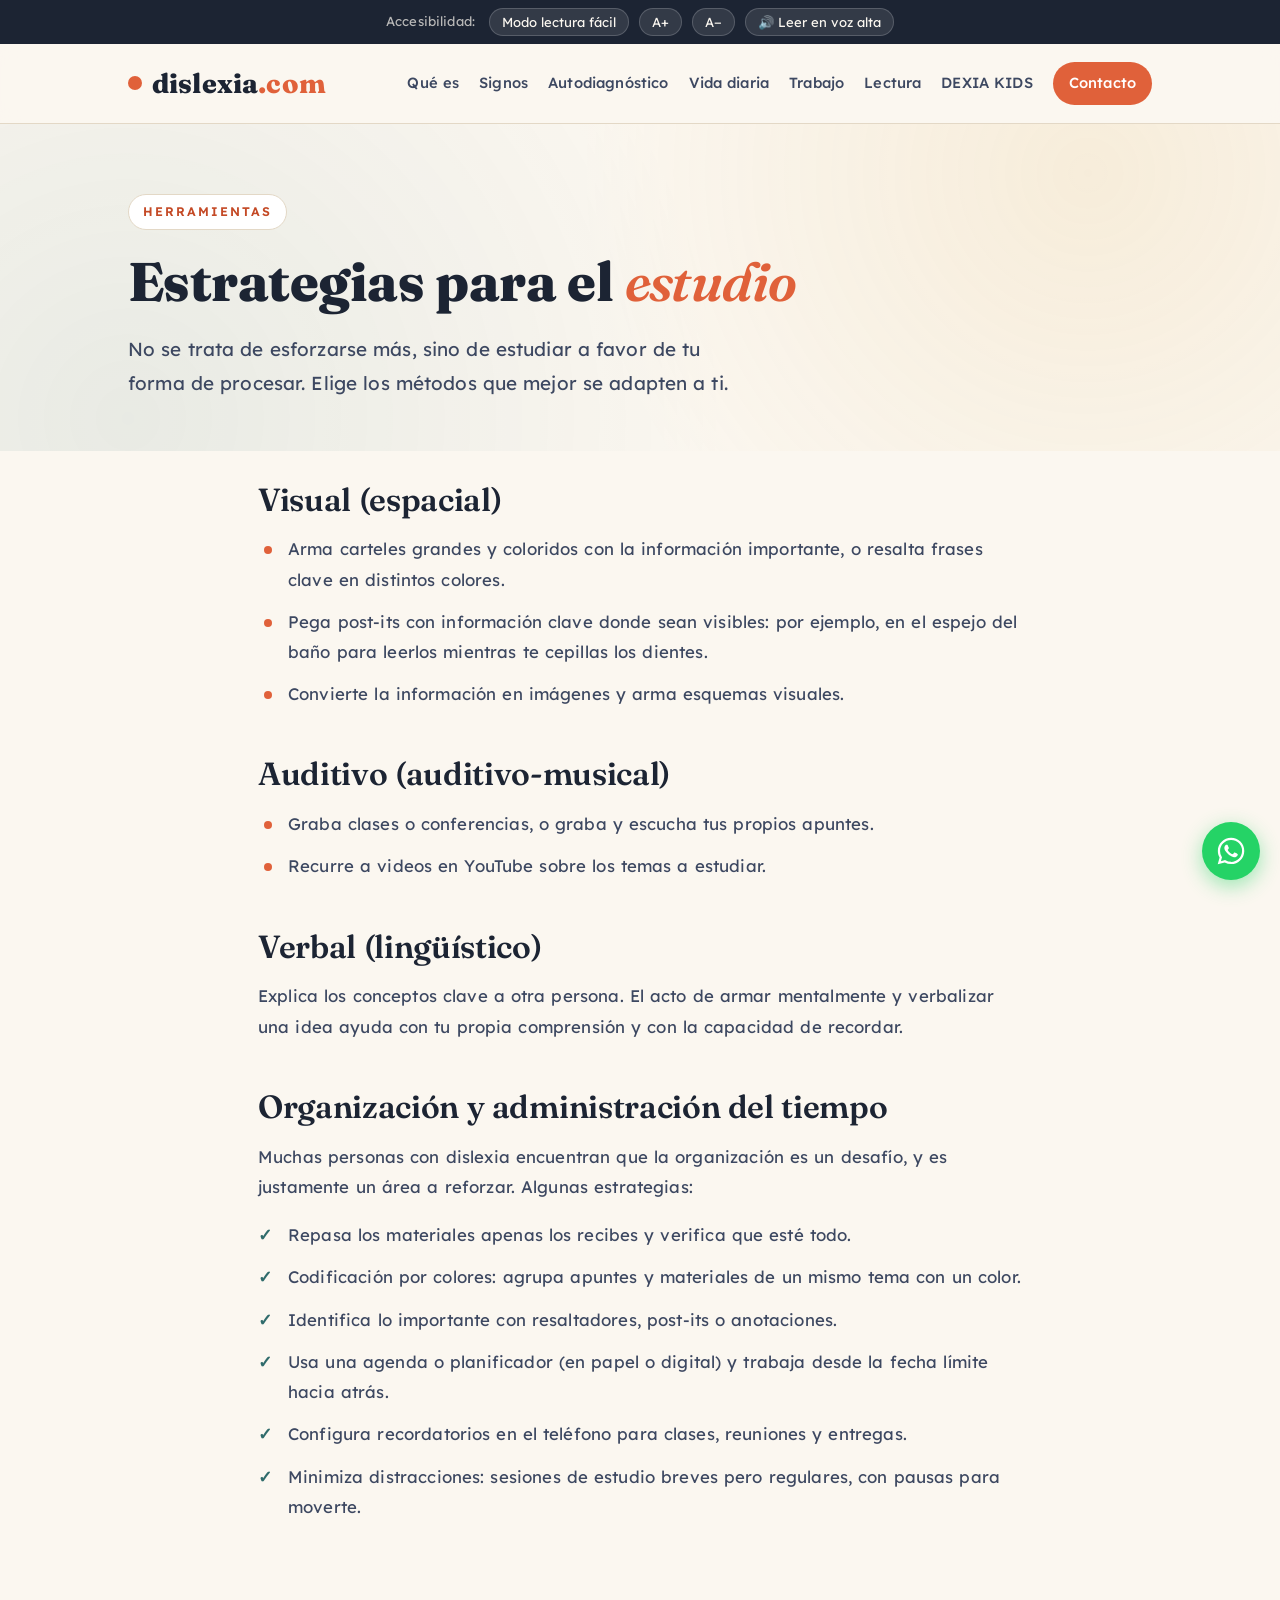
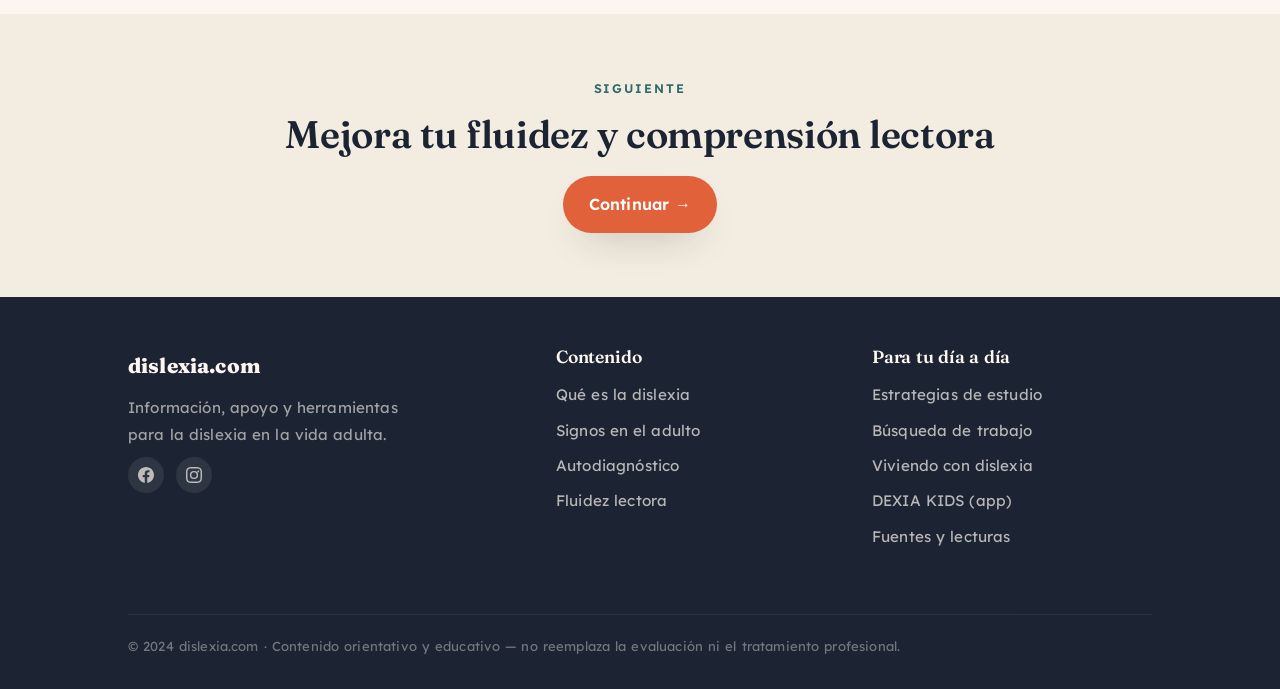
<file: estudio.html>
<!DOCTYPE html>
<html lang="es">
<head>
<meta charset="UTF-8">
<meta name="viewport" content="width=device-width, initial-scale=1.0">
<link rel="icon" href="/favicon.ico" sizes="any">
<link rel="icon" type="image/svg+xml" href="/favicon.svg">
<link rel="icon" type="image/png" sizes="48x48" href="/favicon-48.png">
<link rel="icon" type="image/png" sizes="96x96" href="/favicon-96.png">
<link rel="apple-touch-icon" href="/apple-touch-icon.png">
<title>Estrategias de estudio para adultos con dislexia · dislexia.com</title>
<meta name="description" content="Estrategias de estudio para adultos con dislexia: métodos visuales, auditivos, verbales y de organización del tiempo.">
<link rel="canonical" href="https://dislexia.com/estudio.html">
<meta name="theme-color" content="#e0613a">
<meta property="og:type" content="website">
<meta property="og:locale" content="es_AR">
<meta property="og:locale:alternate" content="en_US">
<meta property="og:site_name" content="dislexia.com">
<meta property="og:title" content="Estrategias de estudio para adultos con dislexia · dislexia.com">
<meta property="og:description" content="Estrategias de estudio para adultos con dislexia: métodos visuales, auditivos, verbales y de organización del tiempo.">
<meta property="og:url" content="https://dislexia.com/estudio.html">
<meta property="og:image" content="https://dislexia.com/favicon.svg">
<meta name="twitter:card" content="summary">
<meta name="twitter:title" content="Estrategias de estudio para adultos con dislexia · dislexia.com">
<meta name="twitter:description" content="Estrategias de estudio para adultos con dislexia: métodos visuales, auditivos, verbales y de organización del tiempo.">
<link rel="preconnect" href="https://fonts.googleapis.com">
<link rel="preconnect" href="https://fonts.gstatic.com" crossorigin>
<link href="https://fonts.googleapis.com/css2?family=Fraunces:opsz,wght@9..144,400;9..144,500;9..144,600;9..144,800&family=Lexend:wght@300;400;500;600;700&display=swap" rel="stylesheet">
<link rel="stylesheet" href="estilos.css">
</head>
<body>
<div class="a11y" role="region" aria-label="Opciones de accesibilidad">
  <span>Accesibilidad:</span>
  <button id="tggLegible" aria-pressed="false">Modo lectura fácil</button>
  <button id="fontUp">A+</button>
  <button id="fontDown">A&minus;</button>
  <button id="readAloud" aria-pressed="false">&#128266; Leer en voz alta</button>
</div>
<nav class="site">
  <div class="wrap">
    <a href="index.html" class="brand"><span class="dot"></span>dislexia<span style="color:var(--accent)">.com</span></a>
    <button class="navtoggle" aria-label="Men&uacute;" id="navtoggle">&#9776;</button>
    <div class="navlinks" id="navlinks">
      <a href="que-es.html">Qu&eacute; es</a>
      <a href="signos.html">Signos</a>
      <a href="autodiagnostico.html">Autodiagn&oacute;stico</a>
      <a href="vida-diaria.html">Vida diaria</a>
      <a href="trabajo.html">Trabajo</a>
      <a href="lectura.html">Lectura</a>
      <a href="dexia-kids.html">DEXIA KIDS</a>
      <a href="contacto.html" class="cta">Contacto</a>
    </div>
  </div>
</nav>
<main>
<header class="page-head">
  <div class="bg"></div>
  <div class="wrap">
    <span class="eyebrow">Herramientas</span>
    <h1>Estrategias para el <em>estudio</em></h1>
    <p class="lead">No se trata de esforzarse más, sino de estudiar a favor de tu forma de procesar. Elige los métodos que mejor se adapten a ti.</p>
  </div>
</header>
<section class="content">
  <div class="wrap">

    <h2>Visual (espacial)</h2>
    <ul>
      <li>Arma carteles grandes y coloridos con la informaci&oacute;n importante, o resalta frases clave en distintos colores.</li>
      <li>Pega post-its con informaci&oacute;n clave donde sean visibles: por ejemplo, en el espejo del ba&ntilde;o para leerlos mientras te cepillas los dientes.</li>
      <li>Convierte la informaci&oacute;n en im&aacute;genes y arma esquemas visuales.</li>
    </ul>

    <h2>Auditivo (auditivo-musical)</h2>
    <ul>
      <li>Graba clases o conferencias, o graba y escucha tus propios apuntes.</li>
      <li>Recurre a videos en YouTube sobre los temas a estudiar.</li>
    </ul>

    <h2>Verbal (ling&uuml;&iacute;stico)</h2>
    <p>Explica los conceptos clave a otra persona. El acto de armar mentalmente y verbalizar una idea ayuda con tu propia comprensi&oacute;n y con la capacidad de recordar.</p>

    <h2>Organizaci&oacute;n y administraci&oacute;n del tiempo</h2>
    <p>Muchas personas con dislexia encuentran que la organizaci&oacute;n es un desaf&iacute;o, y es justamente un &aacute;rea a reforzar. Algunas estrategias:</p>
    <ul class="check">
      <li>Repasa los materiales apenas los recibes y verifica que est&eacute; todo.</li>
      <li>Codificaci&oacute;n por colores: agrupa apuntes y materiales de un mismo tema con un color.</li>
      <li>Identifica lo importante con resaltadores, post-its o anotaciones.</li>
      <li>Usa una agenda o planificador (en papel o digital) y trabaja desde la fecha l&iacute;mite hacia atr&aacute;s.</li>
      <li>Configura recordatorios en el tel&eacute;fono para clases, reuniones y entregas.</li>
      <li>Minimiza distracciones: sesiones de estudio breves pero regulares, con pausas para moverte.</li>
    </ul>
    </div>
</section>
<section class="block alt">
  <div class="wrap" style="max-width:820px;text-align:center">
    <span class="sec-tag">Siguiente</span>
    <h2 style="margin-bottom:18px">Mejora tu fluidez y comprensión lectora</h2>
    <a href="lectura.html" class="btn btn-primary">Continuar &rarr;</a>
  </div>
</section>
</main>
<footer>
  <div class="wrap">
    <div>
      <div class="brand-f">dislexia.com</div>
      <p style="color:rgba(251,247,240,.6);font-size:.95rem;max-width:30ch">Informaci&oacute;n, apoyo y herramientas para la dislexia en la vida adulta.</p>
      <div class="social">
        <a href="https://www.facebook.com/mundodexia/" aria-label="Facebook"><svg viewBox="0 0 24 24" width="16" height="16" fill="currentColor" aria-hidden="true"><path d="M24 12.07C24 5.4 18.63 0 12 0S0 5.4 0 12.07C0 18.1 4.39 23.1 10.13 24v-8.44H7.08v-3.49h3.05V9.41c0-3.02 1.79-4.69 4.53-4.69 1.31 0 2.68.24 2.68.24v2.97h-1.51c-1.49 0-1.96.93-1.96 1.89v2.25h3.33l-.53 3.49h-2.8V24C19.61 23.1 24 18.1 24 12.07z"/></svg></a>
        <a href="https://www.instagram.com/todo.dislexia/" aria-label="Instagram"><svg viewBox="0 0 24 24" width="16" height="16" fill="currentColor" aria-hidden="true"><path d="M12 2.16c3.2 0 3.58.01 4.85.07 1.17.05 1.8.25 2.23.41.56.22.96.48 1.38.9.42.42.68.82.9 1.38.16.42.36 1.06.41 2.23.06 1.27.07 1.65.07 4.85s-.01 3.58-.07 4.85c-.05 1.17-.25 1.8-.41 2.23-.22.56-.48.96-.9 1.38-.42.42-.82.68-1.38.9-.42.16-1.06.36-2.23.41-1.27.06-1.65.07-4.85.07s-3.58-.01-4.85-.07c-1.17-.05-1.8-.25-2.23-.41a3.7 3.7 0 0 1-1.38-.9 3.7 3.7 0 0 1-.9-1.38c-.16-.42-.36-1.06-.41-2.23-.06-1.27-.07-1.65-.07-4.85s.01-3.58.07-4.85c.05-1.17.25-1.8.41-2.23.22-.56.48-.96.9-1.38.42-.42.82-.68 1.38-.9.42-.16 1.06-.36 2.23-.41C8.42 2.17 8.8 2.16 12 2.16zM12 0C8.74 0 8.33.01 7.05.07 5.78.13 4.9.33 4.14.63c-.79.31-1.46.72-2.12 1.38C1.35 2.67.94 3.34.63 4.13.33 4.9.13 5.77.07 7.05.01 8.33 0 8.74 0 12s.01 3.67.07 4.95c.06 1.28.26 2.15.56 2.92.31.79.72 1.46 1.38 2.12.66.66 1.33 1.07 2.12 1.38.77.3 1.64.5 2.92.56C8.33 23.99 8.74 24 12 24s3.67-.01 4.95-.07c1.28-.06 2.15-.26 2.92-.56a5.86 5.86 0 0 0 2.12-1.38 5.86 5.86 0 0 0 1.38-2.12c.3-.77.5-1.64.56-2.92.06-1.28.07-1.69.07-4.95s-.01-3.67-.07-4.95c-.06-1.28-.26-2.15-.56-2.92a5.86 5.86 0 0 0-1.38-2.12A5.86 5.86 0 0 0 19.87.63c-.77-.3-1.64-.5-2.92-.56C15.67.01 15.26 0 12 0zm0 5.84a6.16 6.16 0 1 0 0 12.32 6.16 6.16 0 0 0 0-12.32zM12 16a4 4 0 1 1 0-8 4 4 0 0 1 0 8zm6.41-10.85a1.44 1.44 0 1 0 0 2.88 1.44 1.44 0 0 0 0-2.88z"/></svg></a>
      </div>
    </div>
    <div>
      <h4>Contenido</h4>
      <a href="que-es.html">Qu&eacute; es la dislexia</a>
      <a href="signos.html">Signos en el adulto</a>
      <a href="autodiagnostico.html">Autodiagn&oacute;stico</a>
      <a href="lectura.html">Fluidez lectora</a>
    </div>
    <div>
      <h4>Para tu d&iacute;a a d&iacute;a</h4>
      <a href="estudio.html">Estrategias de estudio</a>
      <a href="trabajo.html">B&uacute;squeda de trabajo</a>
      <a href="vida-diaria.html">Viviendo con dislexia</a>
      <a href="dexia-kids.html">DEXIA KIDS (app)</a>
      <a href="fuentes.html">Fuentes y lecturas</a>
    </div>
    <div class="legal" id="gc-visitors" style="display:none">Gracias a nuestros <span id="gc-count">XXX</span> visitantes desde el 15 de junio de 2026.</div>
    <div class="legal">&copy; 2024 dislexia.com &middot; Contenido orientativo y educativo &mdash; no reemplaza la evaluaci&oacute;n ni el tratamiento profesional.</div>
  </div>
</footer>
<script src="script.js"></script>
<script id="gc-count-fetch">
(function(){
  fetch('https://cpampliega.goatcounter.com/counter/TOTAL.json')
    .then(function(r){ return r.ok ? r.json() : Promise.reject(); })
    .then(function(d){
      var raw = (d.count_unique != null ? d.count_unique : d.count);
      var n = parseInt(String(raw).replace(/[^0-9]/g,''), 10);
      if (isNaN(n) || n < 1) return;
      var el = document.getElementById('gc-count');
      if (el) el.textContent = n.toLocaleString('es-AR');
      document.querySelectorAll('#gc-visitors').forEach(function(x){ x.style.display=''; });
    })
    .catch(function(){ /* si falla, la linea queda oculta */ });
})();
</script>
<script data-goatcounter="https://cpampliega.goatcounter.com/count"
        async src="//gc.zgo.at/count.js"></script>
<!-- Botón flotante de WhatsApp -->
<a href="https://wa.me/5491130303344?text=Hola%2C%20me%20gustar%C3%ADa%20hacer%20una%20consulta.%20%C2%BFC%C3%B3mo%20podemos%20coordinar%3F"
   target="_blank" rel="noopener"
   class="wa-float" aria-label="Escribir por WhatsApp">
  <svg viewBox="0 0 24 24" width="30" height="30" fill="#fff" aria-hidden="true"><path d="M19.05 4.91A9.82 9.82 0 0 0 12.04 2C6.58 2 2.13 6.45 2.13 11.91c0 1.75.46 3.45 1.32 4.95L2.05 22l5.25-1.38a9.9 9.9 0 0 0 4.74 1.21h.004c5.46 0 9.91-4.45 9.91-9.91 0-2.65-1.03-5.14-2.9-7.01zm-7.01 15.24h-.003a8.23 8.23 0 0 1-4.19-1.15l-.3-.18-3.12.82.83-3.04-.2-.31a8.18 8.18 0 0 1-1.26-4.38c0-4.54 3.7-8.24 8.25-8.24a8.2 8.2 0 0 1 5.83 2.42 8.18 8.18 0 0 1 2.41 5.83c0 4.54-3.7 8.24-8.24 8.24zm4.52-6.16c-.25-.12-1.47-.72-1.69-.81-.23-.08-.39-.12-.56.12-.16.25-.64.81-.79.97-.14.17-.29.19-.54.06-.25-.12-1.05-.39-1.99-1.23-.74-.66-1.23-1.47-1.38-1.72-.14-.25-.01-.38.11-.51.11-.11.25-.29.37-.43.13-.14.17-.25.25-.41.08-.17.04-.31-.02-.43-.06-.12-.56-1.34-.76-1.84-.2-.48-.4-.42-.56-.43-.14-.01-.31-.01-.47-.01-.17 0-.43.06-.66.31-.23.25-.86.85-.86 2.07 0 1.22.89 2.4 1.01 2.56.12.17 1.75 2.67 4.23 3.74.59.26 1.05.41 1.41.52.59.19 1.13.16 1.56.1.48-.07 1.47-.6 1.67-1.18.21-.58.21-1.07.14-1.18-.06-.11-.22-.17-.47-.29z"/></svg>
</a>
<style>
.wa-float{position:fixed;right:20px;bottom:20px;width:58px;height:58px;border-radius:50%;
  background:#25D366;display:flex;align-items:center;justify-content:center;z-index:9999;
  box-shadow:0 6px 20px rgba(37,211,102,.45);transition:transform .15s ease,box-shadow .15s ease}
.wa-float:hover{transform:scale(1.08);box-shadow:0 8px 26px rgba(37,211,102,.55)}
.wa-float svg{width:32px;height:32px}
@media(max-width:600px){.wa-float{right:16px;bottom:16px;width:52px;height:52px}.wa-float svg{width:28px;height:28px}}
</style>
</body>
</html>
</file>
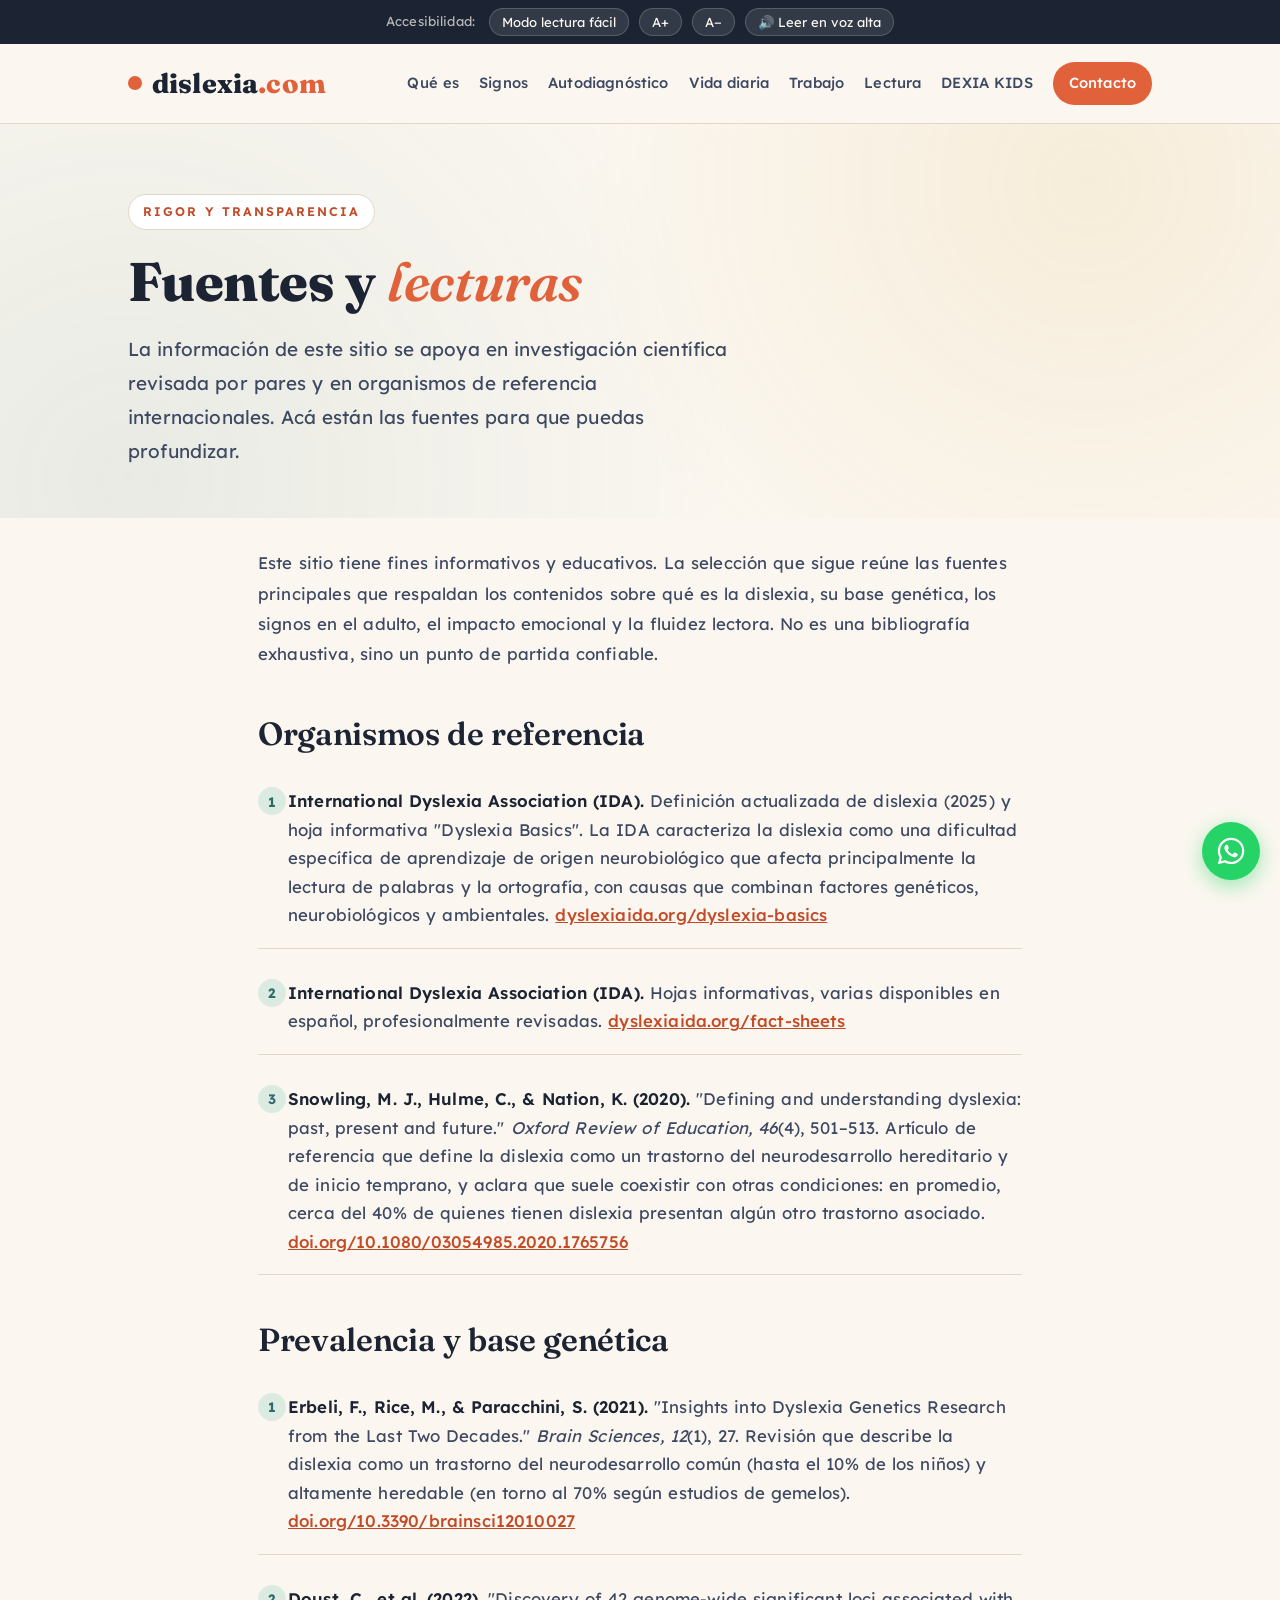
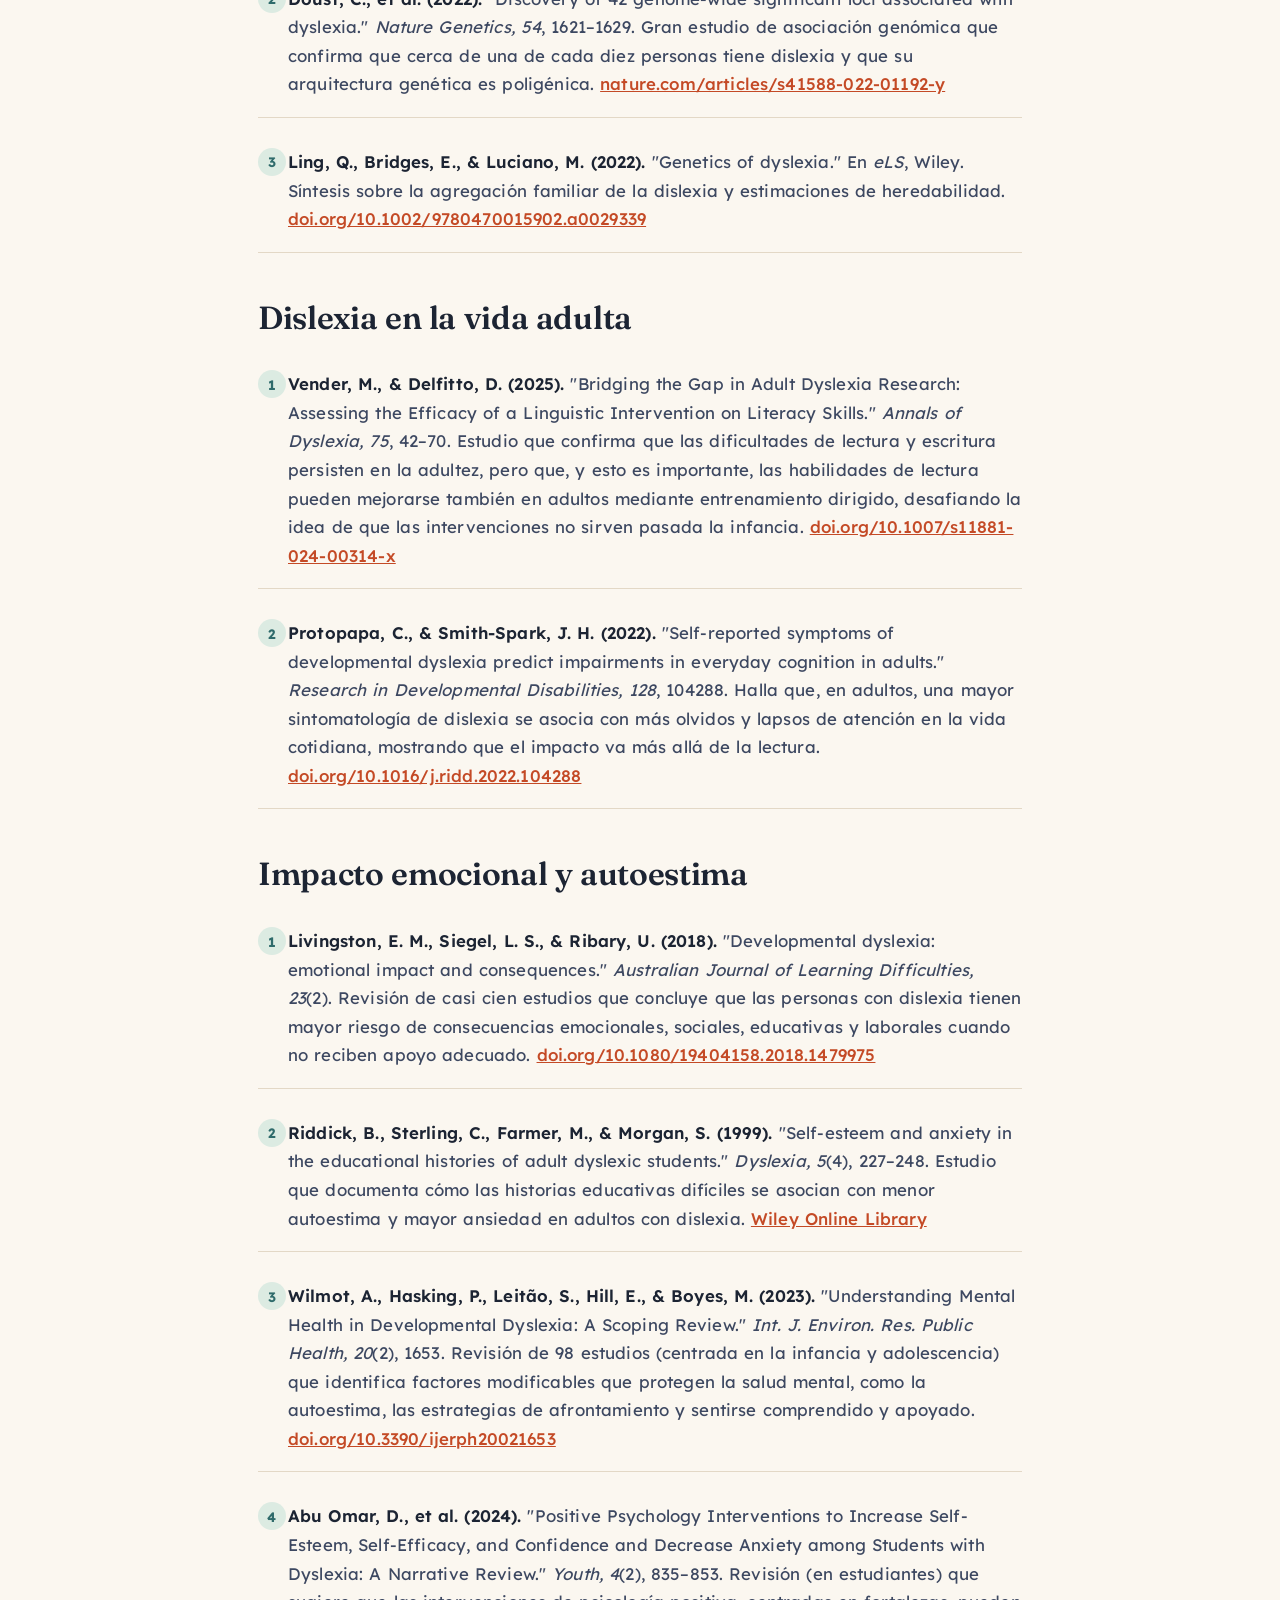
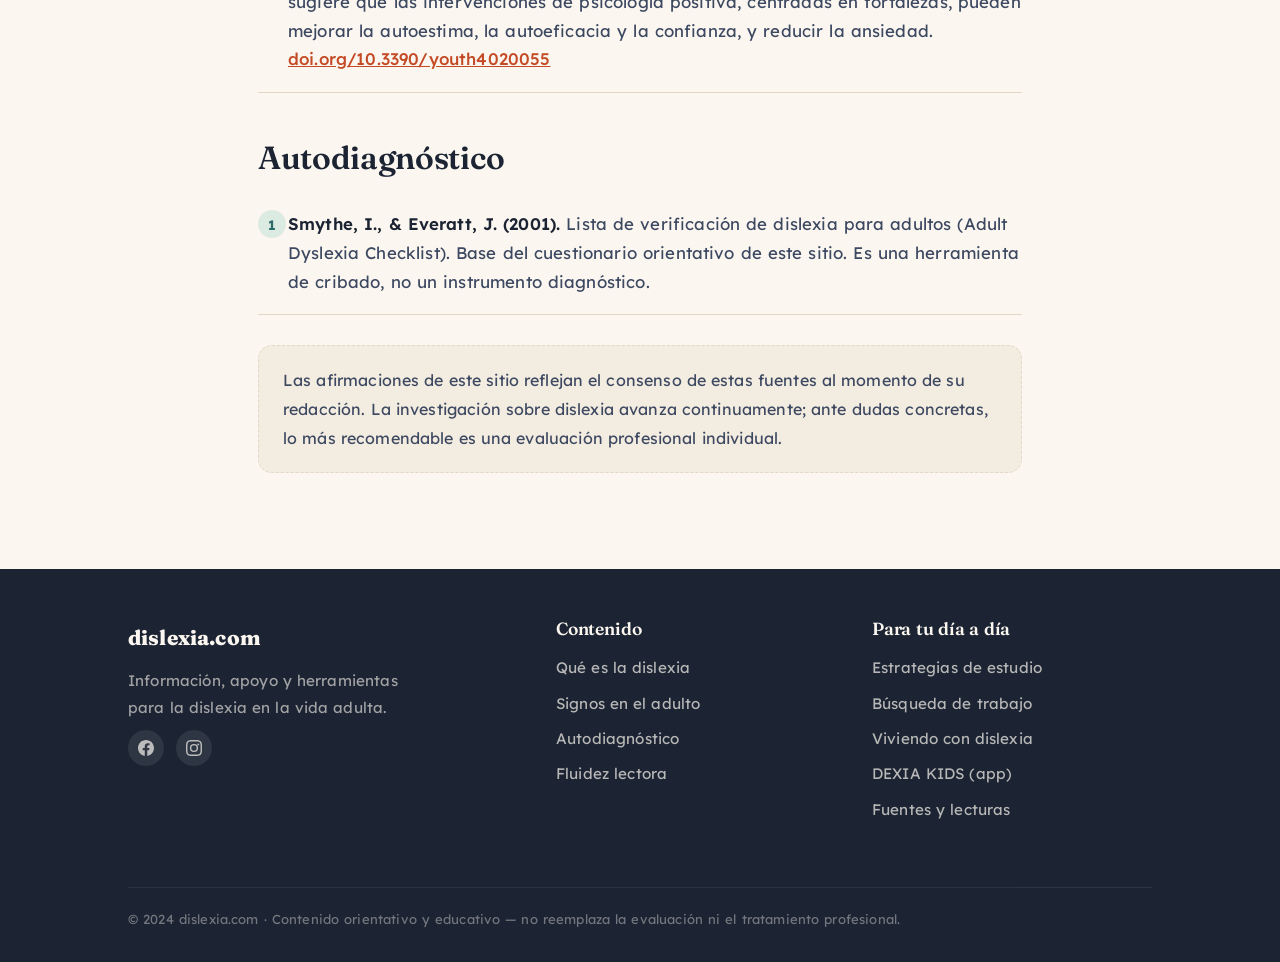
<file: fuentes.html>
<!DOCTYPE html>
<html lang="es">
<head>
<meta charset="UTF-8">
<meta name="viewport" content="width=device-width, initial-scale=1.0">
<link rel="icon" href="/favicon.ico" sizes="any">
<link rel="icon" type="image/svg+xml" href="/favicon.svg">
<link rel="icon" type="image/png" sizes="48x48" href="/favicon-48.png">
<link rel="icon" type="image/png" sizes="96x96" href="/favicon-96.png">
<link rel="apple-touch-icon" href="/apple-touch-icon.png">
<title>Fuentes científicas sobre dislexia en adultos · dislexia.com</title>
<meta name="description" content="Referencias científicas y organismos de referencia que respaldan la información sobre la dislexia en adultos presentada en este sitio.">
<link rel="canonical" href="https://dislexia.com/fuentes.html">
<meta name="theme-color" content="#e0613a">
<meta property="og:type" content="website">
<meta property="og:locale" content="es_AR">
<meta property="og:locale:alternate" content="en_US">
<meta property="og:site_name" content="dislexia.com">
<meta property="og:title" content="Fuentes científicas sobre dislexia en adultos · dislexia.com">
<meta property="og:description" content="Referencias científicas y organismos de referencia que respaldan la información sobre la dislexia en adultos presentada en este sitio.">
<meta property="og:url" content="https://dislexia.com/fuentes.html">
<meta property="og:image" content="https://dislexia.com/favicon.svg">
<meta name="twitter:card" content="summary">
<meta name="twitter:title" content="Fuentes científicas sobre dislexia en adultos · dislexia.com">
<meta name="twitter:description" content="Referencias científicas y organismos de referencia que respaldan la información sobre la dislexia en adultos presentada en este sitio.">
<link rel="preconnect" href="https://fonts.googleapis.com">
<link rel="preconnect" href="https://fonts.gstatic.com" crossorigin>
<link href="https://fonts.googleapis.com/css2?family=Fraunces:opsz,wght@9..144,400;9..144,500;9..144,600;9..144,800&family=Lexend:wght@300;400;500;600;700&display=swap" rel="stylesheet">
<link rel="stylesheet" href="estilos.css">
<style>
  .refs{list-style:none;padding:0;margin:0 0 30px;counter-reset:ref}
  .refs li{position:relative;padding:18px 0 18px 44px;border-bottom:1px solid var(--line);counter-increment:ref;font-size:1rem;color:var(--ink-soft);line-height:1.7}
  .content ul.refs li::before{content:counter(ref);position:absolute;left:0;top:18px;width:28px;height:28px;border-radius:50%;background:var(--teal-soft);color:var(--teal);font-weight:700;font-size:.85rem;display:grid;place-items:center;font-family:'Lexend',sans-serif}
  .refs li .src{font-weight:600;color:var(--ink)}
  .refs li a{color:var(--accent-deep);font-weight:500;word-break:break-word}
  .refgroup{font-family:'Fraunces',serif;font-size:1.3rem;color:var(--teal);margin:36px 0 6px}
</style>
</head>
<body>
<div class="a11y" role="region" aria-label="Opciones de accesibilidad">
  <span>Accesibilidad:</span>
  <button id="tggLegible" aria-pressed="false">Modo lectura fácil</button>
  <button id="fontUp">A+</button>
  <button id="fontDown">A−</button>
  <button id="readAloud" aria-pressed="false">🔊 Leer en voz alta</button>
</div>
<nav class="site">
  <div class="wrap">
    <a href="index.html" class="brand"><span class="dot"></span>dislexia<span style="color:var(--accent)">.com</span></a>
    <button class="navtoggle" aria-label="Menú" id="navtoggle">☰</button>
    <div class="navlinks" id="navlinks">
      <a href="que-es.html">Qué es</a>
      <a href="signos.html">Signos</a>
      <a href="autodiagnostico.html">Autodiagnóstico</a>
      <a href="vida-diaria.html">Vida diaria</a>
      <a href="trabajo.html">Trabajo</a>
      <a href="lectura.html">Lectura</a>
      <a href="dexia-kids.html">DEXIA KIDS</a>
      <a href="contacto.html" class="cta">Contacto</a>
    </div>
  </div>
</nav>
<main>
<header class="page-head">
  <div class="bg"></div>
  <div class="wrap">
    <span class="eyebrow">Rigor y transparencia</span>
    <h1>Fuentes y <em>lecturas</em></h1>
    <p class="lead">La información de este sitio se apoya en investigación científica revisada por pares y en organismos de referencia internacionales. Acá están las fuentes para que puedas profundizar.</p>
  </div>
</header>
<section class="content">
  <div class="wrap">
    <p>Este sitio tiene fines informativos y educativos. La selección que sigue reúne las fuentes principales que respaldan los contenidos sobre qué es la dislexia, su base genética, los signos en el adulto, el impacto emocional y la fluidez lectora. No es una bibliografía exhaustiva, sino un punto de partida confiable.</p>

    <h2 class="refgroup">Organismos de referencia</h2>
    <ul class="refs">
      <li><span class="src">International Dyslexia Association (IDA).</span> Definición actualizada de dislexia (2025) y hoja informativa "Dyslexia Basics". La IDA caracteriza la dislexia como una dificultad específica de aprendizaje de origen neurobiológico que afecta principalmente la lectura de palabras y la ortografía, con causas que combinan factores genéticos, neurobiológicos y ambientales. <a href="https://dyslexiaida.org/dyslexia-basics/" target="_blank" rel="noopener">dyslexiaida.org/dyslexia-basics</a></li>
      <li><span class="src">International Dyslexia Association (IDA).</span> Hojas informativas, varias disponibles en español, profesionalmente revisadas. <a href="https://dyslexiaida.org/fact-sheets/" target="_blank" rel="noopener">dyslexiaida.org/fact-sheets</a></li>
      <li><span class="src">Snowling, M. J., Hulme, C., &amp; Nation, K. (2020).</span> "Defining and understanding dyslexia: past, present and future." <em>Oxford Review of Education, 46</em>(4), 501–513. Artículo de referencia que define la dislexia como un trastorno del neurodesarrollo hereditario y de inicio temprano, y aclara que suele coexistir con otras condiciones: en promedio, cerca del 40% de quienes tienen dislexia presentan algún otro trastorno asociado. <a href="https://doi.org/10.1080/03054985.2020.1765756" target="_blank" rel="noopener">doi.org/10.1080/03054985.2020.1765756</a></li>
    </ul>

    <h2 class="refgroup">Prevalencia y base genética</h2>
    <ul class="refs">
      <li><span class="src">Erbeli, F., Rice, M., &amp; Paracchini, S. (2021).</span> "Insights into Dyslexia Genetics Research from the Last Two Decades." <em>Brain Sciences, 12</em>(1), 27. Revisión que describe la dislexia como un trastorno del neurodesarrollo común (hasta el 10% de los niños) y altamente heredable (en torno al 70% según estudios de gemelos). <a href="https://doi.org/10.3390/brainsci12010027" target="_blank" rel="noopener">doi.org/10.3390/brainsci12010027</a></li>
      <li><span class="src">Doust, C., et al. (2022).</span> "Discovery of 42 genome-wide significant loci associated with dyslexia." <em>Nature Genetics, 54</em>, 1621–1629. Gran estudio de asociación genómica que confirma que cerca de una de cada diez personas tiene dislexia y que su arquitectura genética es poligénica. <a href="https://www.nature.com/articles/s41588-022-01192-y" target="_blank" rel="noopener">nature.com/articles/s41588-022-01192-y</a></li>
      <li><span class="src">Ling, Q., Bridges, E., &amp; Luciano, M. (2022).</span> "Genetics of dyslexia." En <em>eLS</em>, Wiley. Síntesis sobre la agregación familiar de la dislexia y estimaciones de heredabilidad. <a href="https://doi.org/10.1002/9780470015902.a0029339" target="_blank" rel="noopener">doi.org/10.1002/9780470015902.a0029339</a></li>
    </ul>

    <h2 class="refgroup">Dislexia en la vida adulta</h2>
    <ul class="refs">
      <li><span class="src">Vender, M., &amp; Delfitto, D. (2025).</span> "Bridging the Gap in Adult Dyslexia Research: Assessing the Efficacy of a Linguistic Intervention on Literacy Skills." <em>Annals of Dyslexia, 75</em>, 42–70. Estudio que confirma que las dificultades de lectura y escritura persisten en la adultez, pero que, y esto es importante, las habilidades de lectura pueden mejorarse también en adultos mediante entrenamiento dirigido, desafiando la idea de que las intervenciones no sirven pasada la infancia. <a href="https://doi.org/10.1007/s11881-024-00314-x" target="_blank" rel="noopener">doi.org/10.1007/s11881-024-00314-x</a></li>
      <li><span class="src">Protopapa, C., &amp; Smith-Spark, J. H. (2022).</span> "Self-reported symptoms of developmental dyslexia predict impairments in everyday cognition in adults." <em>Research in Developmental Disabilities, 128</em>, 104288. Halla que, en adultos, una mayor sintomatología de dislexia se asocia con más olvidos y lapsos de atención en la vida cotidiana, mostrando que el impacto va más allá de la lectura. <a href="https://doi.org/10.1016/j.ridd.2022.104288" target="_blank" rel="noopener">doi.org/10.1016/j.ridd.2022.104288</a></li>
    </ul>

    <h2 class="refgroup">Impacto emocional y autoestima</h2>
    <ul class="refs">
      <li><span class="src">Livingston, E. M., Siegel, L. S., &amp; Ribary, U. (2018).</span> "Developmental dyslexia: emotional impact and consequences." <em>Australian Journal of Learning Difficulties, 23</em>(2). Revisión de casi cien estudios que concluye que las personas con dislexia tienen mayor riesgo de consecuencias emocionales, sociales, educativas y laborales cuando no reciben apoyo adecuado. <a href="https://doi.org/10.1080/19404158.2018.1479975" target="_blank" rel="noopener">doi.org/10.1080/19404158.2018.1479975</a></li>
      <li><span class="src">Riddick, B., Sterling, C., Farmer, M., &amp; Morgan, S. (1999).</span> "Self-esteem and anxiety in the educational histories of adult dyslexic students." <em>Dyslexia, 5</em>(4), 227–248. Estudio que documenta cómo las historias educativas difíciles se asocian con menor autoestima y mayor ansiedad en adultos con dislexia. <a href="https://doi.org/10.1002/(SICI)1099-0909(199912)5:4%3C227::AID-DYS146%3E3.0.CO;2-6" target="_blank" rel="noopener">Wiley Online Library</a></li>
      <li><span class="src">Wilmot, A., Hasking, P., Leitão, S., Hill, E., &amp; Boyes, M. (2023).</span> "Understanding Mental Health in Developmental Dyslexia: A Scoping Review." <em>Int. J. Environ. Res. Public Health, 20</em>(2), 1653. Revisión de 98 estudios (centrada en la infancia y adolescencia) que identifica factores modificables que protegen la salud mental, como la autoestima, las estrategias de afrontamiento y sentirse comprendido y apoyado. <a href="https://doi.org/10.3390/ijerph20021653" target="_blank" rel="noopener">doi.org/10.3390/ijerph20021653</a></li>
      <li><span class="src">Abu Omar, D., et al. (2024).</span> "Positive Psychology Interventions to Increase Self-Esteem, Self-Efficacy, and Confidence and Decrease Anxiety among Students with Dyslexia: A Narrative Review." <em>Youth, 4</em>(2), 835–853. Revisión (en estudiantes) que sugiere que las intervenciones de psicología positiva, centradas en fortalezas, pueden mejorar la autoestima, la autoeficacia y la confianza, y reducir la ansiedad. <a href="https://doi.org/10.3390/youth4020055" target="_blank" rel="noopener">doi.org/10.3390/youth4020055</a></li>
    </ul>

    <h2 class="refgroup">Autodiagnóstico</h2>
    <ul class="refs">
      <li><span class="src">Smythe, I., &amp; Everatt, J. (2001).</span> Lista de verificación de dislexia para adultos (Adult Dyslexia Checklist). Base del cuestionario orientativo de este sitio. Es una herramienta de cribado, no un instrumento diagnóstico.</li>
    </ul>

    <div class="callout" style="margin-top:30px">Las afirmaciones de este sitio reflejan el consenso de estas fuentes al momento de su redacción. La investigación sobre dislexia avanza continuamente; ante dudas concretas, lo más recomendable es una evaluación profesional individual.</div>
  </div>
</section>
</main>
<footer>
  <div class="wrap">
    <div>
      <div class="brand-f">dislexia.com</div>
      <p style="color:rgba(251,247,240,.6);font-size:.95rem;max-width:30ch">Información, apoyo y herramientas para la dislexia en la vida adulta.</p>
      <div class="social">
        <a href="https://www.facebook.com/mundodexia/" aria-label="Facebook"><svg viewBox="0 0 24 24" width="16" height="16" fill="currentColor" aria-hidden="true"><path d="M24 12.07C24 5.4 18.63 0 12 0S0 5.4 0 12.07C0 18.1 4.39 23.1 10.13 24v-8.44H7.08v-3.49h3.05V9.41c0-3.02 1.79-4.69 4.53-4.69 1.31 0 2.68.24 2.68.24v2.97h-1.51c-1.49 0-1.96.93-1.96 1.89v2.25h3.33l-.53 3.49h-2.8V24C19.61 23.1 24 18.1 24 12.07z"/></svg></a>
        <a href="https://www.instagram.com/todo.dislexia/" aria-label="Instagram"><svg viewBox="0 0 24 24" width="16" height="16" fill="currentColor" aria-hidden="true"><path d="M12 2.16c3.2 0 3.58.01 4.85.07 1.17.05 1.8.25 2.23.41.56.22.96.48 1.38.9.42.42.68.82.9 1.38.16.42.36 1.06.41 2.23.06 1.27.07 1.65.07 4.85s-.01 3.58-.07 4.85c-.05 1.17-.25 1.8-.41 2.23-.22.56-.48.96-.9 1.38-.42.42-.82.68-1.38.9-.42.16-1.06.36-2.23.41-1.27.06-1.65.07-4.85.07s-3.58-.01-4.85-.07c-1.17-.05-1.8-.25-2.23-.41a3.7 3.7 0 0 1-1.38-.9 3.7 3.7 0 0 1-.9-1.38c-.16-.42-.36-1.06-.41-2.23-.06-1.27-.07-1.65-.07-4.85s.01-3.58.07-4.85c.05-1.17.25-1.8.41-2.23.22-.56.48-.96.9-1.38.42-.42.82-.68 1.38-.9.42-.16 1.06-.36 2.23-.41C8.42 2.17 8.8 2.16 12 2.16zM12 0C8.74 0 8.33.01 7.05.07 5.78.13 4.9.33 4.14.63c-.79.31-1.46.72-2.12 1.38C1.35 2.67.94 3.34.63 4.13.33 4.9.13 5.77.07 7.05.01 8.33 0 8.74 0 12s.01 3.67.07 4.95c.06 1.28.26 2.15.56 2.92.31.79.72 1.46 1.38 2.12.66.66 1.33 1.07 2.12 1.38.77.3 1.64.5 2.92.56C8.33 23.99 8.74 24 12 24s3.67-.01 4.95-.07c1.28-.06 2.15-.26 2.92-.56a5.86 5.86 0 0 0 2.12-1.38 5.86 5.86 0 0 0 1.38-2.12c.3-.77.5-1.64.56-2.92.06-1.28.07-1.69.07-4.95s-.01-3.67-.07-4.95c-.06-1.28-.26-2.15-.56-2.92a5.86 5.86 0 0 0-1.38-2.12A5.86 5.86 0 0 0 19.87.63c-.77-.3-1.64-.5-2.92-.56C15.67.01 15.26 0 12 0zm0 5.84a6.16 6.16 0 1 0 0 12.32 6.16 6.16 0 0 0 0-12.32zM12 16a4 4 0 1 1 0-8 4 4 0 0 1 0 8zm6.41-10.85a1.44 1.44 0 1 0 0 2.88 1.44 1.44 0 0 0 0-2.88z"/></svg></a>
      </div>
    </div>
    <div><h4>Contenido</h4>
      <a href="que-es.html">Qué es la dislexia</a><a href="signos.html">Signos en el adulto</a>
      <a href="autodiagnostico.html">Autodiagnóstico</a><a href="lectura.html">Fluidez lectora</a></div>
    <div><h4>Para tu día a día</h4>
      <a href="estudio.html">Estrategias de estudio</a><a href="trabajo.html">Búsqueda de trabajo</a>
      <a href="vida-diaria.html">Viviendo con dislexia</a>
      <a href="dexia-kids.html">DEXIA KIDS (app)</a><a href="fuentes.html">Fuentes y lecturas</a></div>
    <div class="legal" id="gc-visitors" style="display:none">Gracias a nuestros <span id="gc-count">XXX</span> visitantes desde el 15 de junio de 2026.</div>
    <div class="legal">© 2024 dislexia.com · Contenido orientativo y educativo — no reemplaza la evaluación ni el tratamiento profesional.</div>
  </div>
</footer>
<script src="script.js"></script>
<script id="gc-count-fetch">
(function(){
  fetch('https://cpampliega.goatcounter.com/counter/TOTAL.json')
    .then(function(r){ return r.ok ? r.json() : Promise.reject(); })
    .then(function(d){
      var raw = (d.count_unique != null ? d.count_unique : d.count);
      var n = parseInt(String(raw).replace(/[^0-9]/g,''), 10);
      if (isNaN(n) || n < 1) return;
      var el = document.getElementById('gc-count');
      if (el) el.textContent = n.toLocaleString('es-AR');
      document.querySelectorAll('#gc-visitors').forEach(function(x){ x.style.display=''; });
    })
    .catch(function(){ /* si falla, la linea queda oculta */ });
})();
</script>
<script data-goatcounter="https://cpampliega.goatcounter.com/count"
        async src="//gc.zgo.at/count.js"></script>
<!-- Botón flotante de WhatsApp -->
<a href="https://wa.me/5491130303344?text=Hola%2C%20me%20gustar%C3%ADa%20hacer%20una%20consulta.%20%C2%BFC%C3%B3mo%20podemos%20coordinar%3F"
   target="_blank" rel="noopener"
   class="wa-float" aria-label="Escribir por WhatsApp">
  <svg viewBox="0 0 24 24" width="30" height="30" fill="#fff" aria-hidden="true"><path d="M19.05 4.91A9.82 9.82 0 0 0 12.04 2C6.58 2 2.13 6.45 2.13 11.91c0 1.75.46 3.45 1.32 4.95L2.05 22l5.25-1.38a9.9 9.9 0 0 0 4.74 1.21h.004c5.46 0 9.91-4.45 9.91-9.91 0-2.65-1.03-5.14-2.9-7.01zm-7.01 15.24h-.003a8.23 8.23 0 0 1-4.19-1.15l-.3-.18-3.12.82.83-3.04-.2-.31a8.18 8.18 0 0 1-1.26-4.38c0-4.54 3.7-8.24 8.25-8.24a8.2 8.2 0 0 1 5.83 2.42 8.18 8.18 0 0 1 2.41 5.83c0 4.54-3.7 8.24-8.24 8.24zm4.52-6.16c-.25-.12-1.47-.72-1.69-.81-.23-.08-.39-.12-.56.12-.16.25-.64.81-.79.97-.14.17-.29.19-.54.06-.25-.12-1.05-.39-1.99-1.23-.74-.66-1.23-1.47-1.38-1.72-.14-.25-.01-.38.11-.51.11-.11.25-.29.37-.43.13-.14.17-.25.25-.41.08-.17.04-.31-.02-.43-.06-.12-.56-1.34-.76-1.84-.2-.48-.4-.42-.56-.43-.14-.01-.31-.01-.47-.01-.17 0-.43.06-.66.31-.23.25-.86.85-.86 2.07 0 1.22.89 2.4 1.01 2.56.12.17 1.75 2.67 4.23 3.74.59.26 1.05.41 1.41.52.59.19 1.13.16 1.56.1.48-.07 1.47-.6 1.67-1.18.21-.58.21-1.07.14-1.18-.06-.11-.22-.17-.47-.29z"/></svg>
</a>
<style>
.wa-float{position:fixed;right:20px;bottom:20px;width:58px;height:58px;border-radius:50%;
  background:#25D366;display:flex;align-items:center;justify-content:center;z-index:9999;
  box-shadow:0 6px 20px rgba(37,211,102,.45);transition:transform .15s ease,box-shadow .15s ease}
.wa-float:hover{transform:scale(1.08);box-shadow:0 8px 26px rgba(37,211,102,.55)}
.wa-float svg{width:32px;height:32px}
@media(max-width:600px){.wa-float{right:16px;bottom:16px;width:52px;height:52px}.wa-float svg{width:28px;height:28px}}
</style>
</body>
</html>
</file>
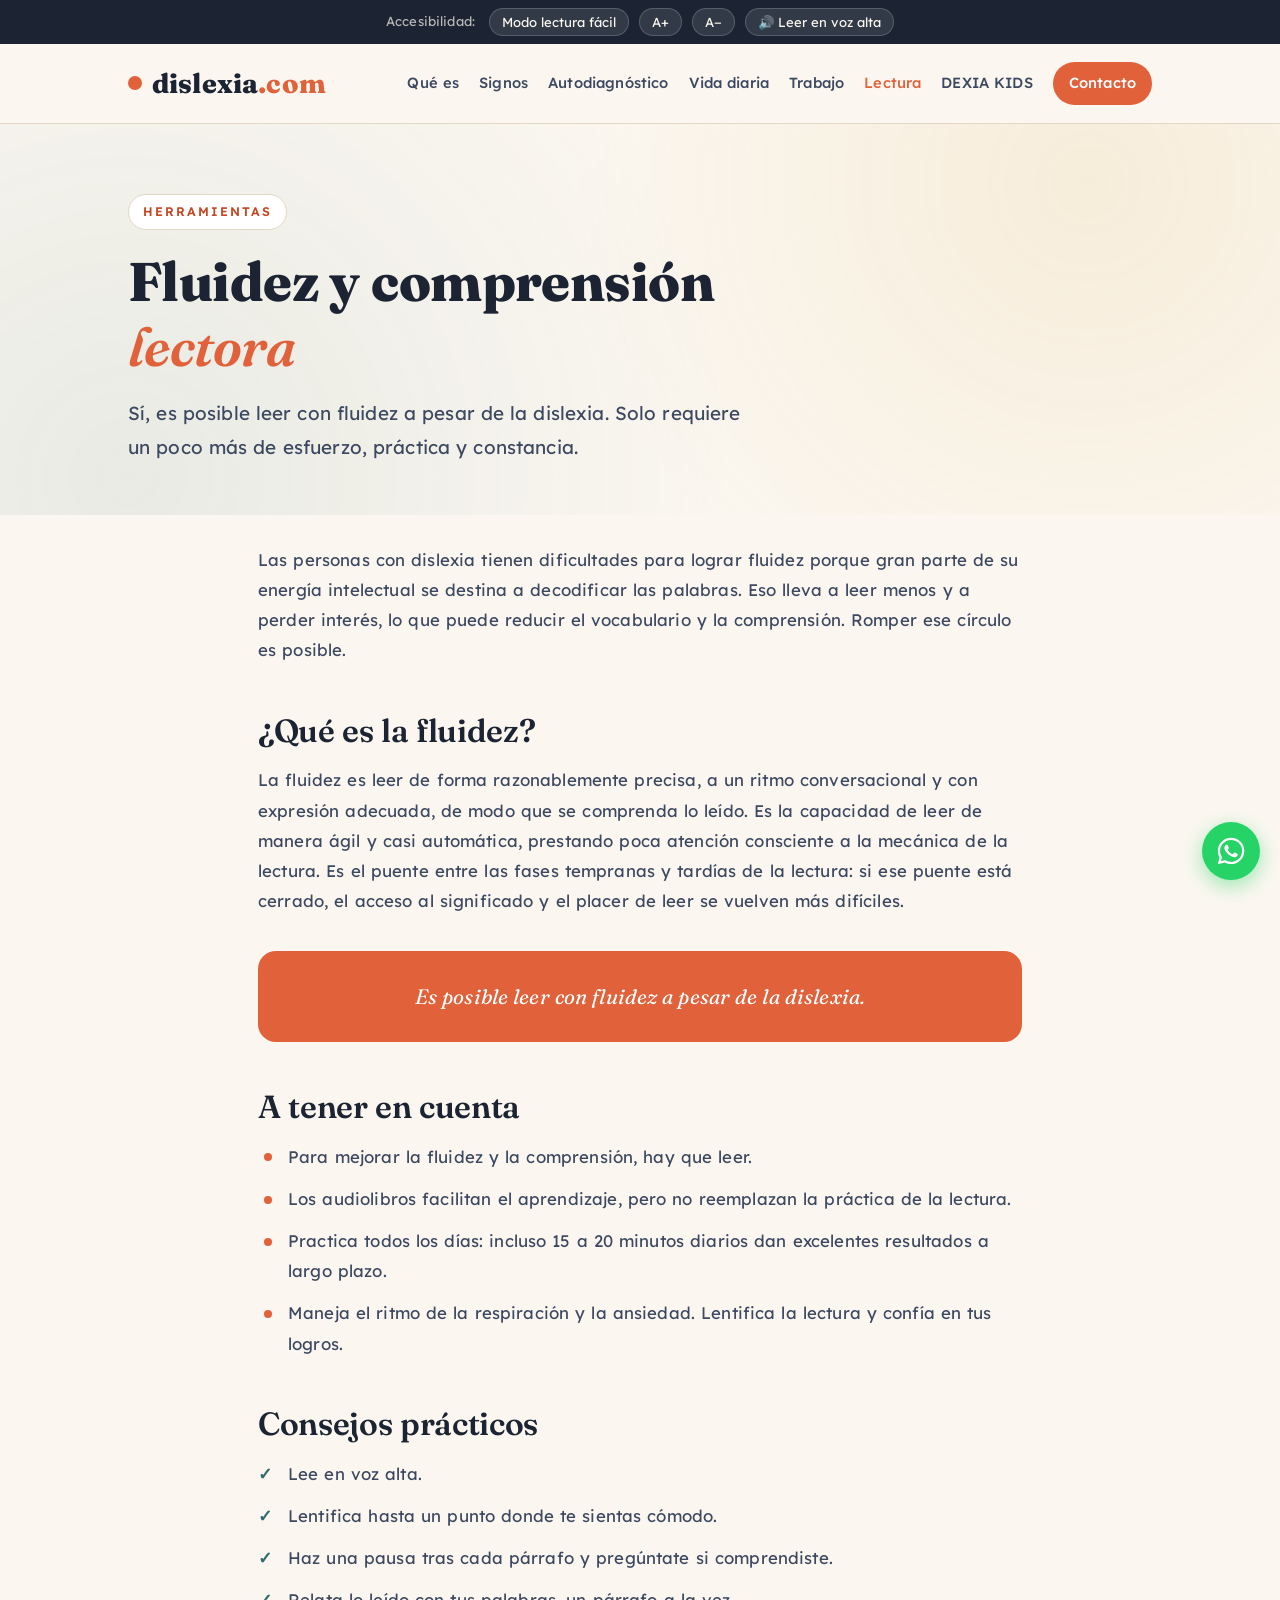
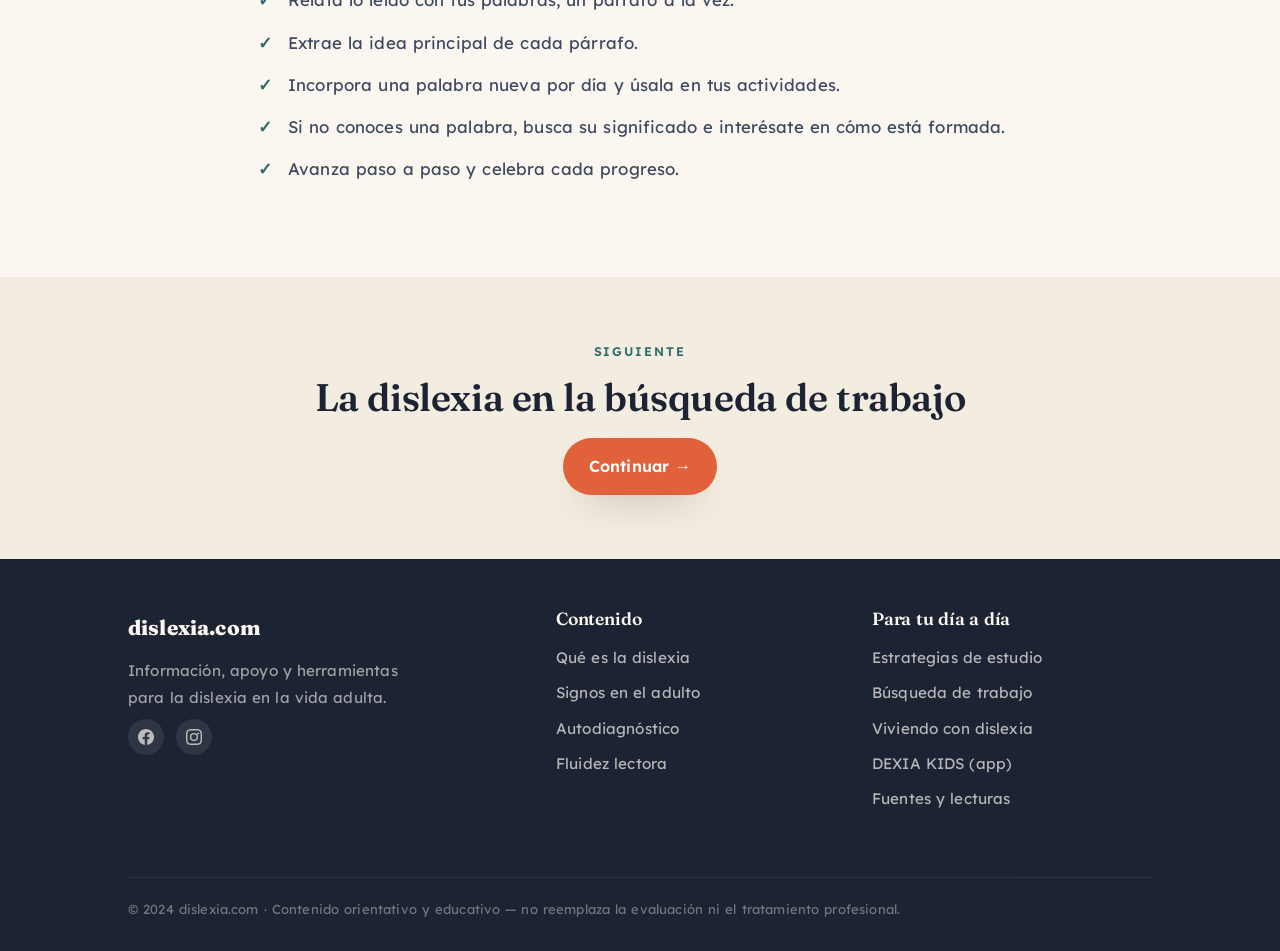
<file: lectura.html>
<!DOCTYPE html>
<html lang="es">
<head>
<meta charset="UTF-8">
<meta name="viewport" content="width=device-width, initial-scale=1.0">
<link rel="icon" href="/favicon.ico" sizes="any">
<link rel="icon" type="image/svg+xml" href="/favicon.svg">
<link rel="icon" type="image/png" sizes="48x48" href="/favicon-48.png">
<link rel="icon" type="image/png" sizes="96x96" href="/favicon-96.png">
<link rel="apple-touch-icon" href="/apple-touch-icon.png">
<title>Mejorar la lectura con dislexia en adultos: fluidez y comprensión · dislexia.com</title>
<meta name="description" content="Es posible leer con fluidez a pesar de la dislexia. Consejos prácticos para que los adultos mejoren la fluidez y la comprensión lectora.">
<link rel="canonical" href="https://dislexia.com/lectura.html">
<meta name="theme-color" content="#e0613a">
<meta property="og:type" content="website">
<meta property="og:locale" content="es_AR">
<meta property="og:locale:alternate" content="en_US">
<meta property="og:site_name" content="dislexia.com">
<meta property="og:title" content="Mejorar la lectura con dislexia en adultos: fluidez y comprensión · dislexia.com">
<meta property="og:description" content="Es posible leer con fluidez a pesar de la dislexia. Consejos prácticos para que los adultos mejoren la fluidez y la comprensión lectora.">
<meta property="og:url" content="https://dislexia.com/lectura.html">
<meta property="og:image" content="https://dislexia.com/favicon.svg">
<meta name="twitter:card" content="summary">
<meta name="twitter:title" content="Mejorar la lectura con dislexia en adultos: fluidez y comprensión · dislexia.com">
<meta name="twitter:description" content="Es posible leer con fluidez a pesar de la dislexia. Consejos prácticos para que los adultos mejoren la fluidez y la comprensión lectora.">
<link rel="preconnect" href="https://fonts.googleapis.com">
<link rel="preconnect" href="https://fonts.gstatic.com" crossorigin>
<link href="https://fonts.googleapis.com/css2?family=Fraunces:opsz,wght@9..144,400;9..144,500;9..144,600;9..144,800&family=Lexend:wght@300;400;500;600;700&display=swap" rel="stylesheet">
<link rel="stylesheet" href="estilos.css">
</head>
<body>
<div class="a11y" role="region" aria-label="Opciones de accesibilidad">
  <span>Accesibilidad:</span>
  <button id="tggLegible" aria-pressed="false">Modo lectura fácil</button>
  <button id="fontUp">A+</button>
  <button id="fontDown">A&minus;</button>
  <button id="readAloud" aria-pressed="false">&#128266; Leer en voz alta</button>
</div>
<nav class="site">
  <div class="wrap">
    <a href="index.html" class="brand"><span class="dot"></span>dislexia<span style="color:var(--accent)">.com</span></a>
    <button class="navtoggle" aria-label="Men&uacute;" id="navtoggle">&#9776;</button>
    <div class="navlinks" id="navlinks">
      <a href="que-es.html">Qu&eacute; es</a>
      <a href="signos.html">Signos</a>
      <a href="autodiagnostico.html">Autodiagn&oacute;stico</a>
      <a href="vida-diaria.html">Vida diaria</a>
      <a href="trabajo.html">Trabajo</a>
      <a href="lectura.html" class="active">Lectura</a>
      <a href="dexia-kids.html">DEXIA KIDS</a>
      <a href="contacto.html" class="cta">Contacto</a>
    </div>
  </div>
</nav>
<main>
<header class="page-head">
  <div class="bg"></div>
  <div class="wrap">
    <span class="eyebrow">Herramientas</span>
    <h1>Fluidez y comprensión <em>lectora</em></h1>
    <p class="lead">Sí, es posible leer con fluidez a pesar de la dislexia. Solo requiere un poco más de esfuerzo, práctica y constancia.</p>
  </div>
</header>
<section class="content">
  <div class="wrap">

    <p>Las personas con dislexia tienen dificultades para lograr fluidez porque gran parte de su energía intelectual se destina a decodificar las palabras. Eso lleva a leer menos y a perder inter&eacute;s, lo que puede reducir el vocabulario y la comprensi&oacute;n. Romper ese c&iacute;rculo es posible.</p>

    <h2>¿Qu&eacute; es la fluidez?</h2>
    <p>La fluidez es leer de forma razonablemente precisa, a un ritmo conversacional y con expresi&oacute;n adecuada, de modo que se comprenda lo le&iacute;do. Es la capacidad de leer de manera &aacute;gil y casi autom&aacute;tica, prestando poca atenci&oacute;n consciente a la mec&aacute;nica de la lectura. Es el puente entre las fases tempranas y tard&iacute;as de la lectura: si ese puente est&aacute; cerrado, el acceso al significado y el placer de leer se vuelven m&aacute;s dif&iacute;ciles.</p>

    <div class="highlight-band"><p>Es posible leer con fluidez a pesar de la dislexia.</p></div>

    <h2>A tener en cuenta</h2>
    <ul>
      <li>Para mejorar la fluidez y la comprensi&oacute;n, hay que leer.</li>
      <li>Los audiolibros facilitan el aprendizaje, pero no reemplazan la pr&aacute;ctica de la lectura.</li>
      <li>Practica todos los d&iacute;as: incluso 15 a 20 minutos diarios dan excelentes resultados a largo plazo.</li>
      <li>Maneja el ritmo de la respiraci&oacute;n y la ansiedad. Lentifica la lectura y conf&iacute;a en tus logros.</li>
    </ul>

    <h2>Consejos pr&aacute;cticos</h2>
    <ul class="check">
      <li>Lee en voz alta.</li>
      <li>Lentifica hasta un punto donde te sientas c&oacute;modo.</li>
      <li>Haz una pausa tras cada p&aacute;rrafo y preg&uacute;ntate si comprendiste.</li>
      <li>Relata lo le&iacute;do con tus palabras, un p&aacute;rrafo a la vez.</li>
      <li>Extrae la idea principal de cada p&aacute;rrafo.</li>
      <li>Incorpora una palabra nueva por d&iacute;a y &uacute;sala en tus actividades.</li>
      <li>Si no conoces una palabra, busca su significado e inter&eacute;sate en c&oacute;mo est&aacute; formada.</li>
      <li>Avanza paso a paso y celebra cada progreso.</li>
    </ul>
    </div>
</section>
<section class="block alt">
  <div class="wrap" style="max-width:820px;text-align:center">
    <span class="sec-tag">Siguiente</span>
    <h2 style="margin-bottom:18px">La dislexia en la búsqueda de trabajo</h2>
    <a href="trabajo.html" class="btn btn-primary">Continuar &rarr;</a>
  </div>
</section>
</main>
<footer>
  <div class="wrap">
    <div>
      <div class="brand-f">dislexia.com</div>
      <p style="color:rgba(251,247,240,.6);font-size:.95rem;max-width:30ch">Informaci&oacute;n, apoyo y herramientas para la dislexia en la vida adulta.</p>
      <div class="social">
        <a href="https://www.facebook.com/mundodexia/" aria-label="Facebook"><svg viewBox="0 0 24 24" width="16" height="16" fill="currentColor" aria-hidden="true"><path d="M24 12.07C24 5.4 18.63 0 12 0S0 5.4 0 12.07C0 18.1 4.39 23.1 10.13 24v-8.44H7.08v-3.49h3.05V9.41c0-3.02 1.79-4.69 4.53-4.69 1.31 0 2.68.24 2.68.24v2.97h-1.51c-1.49 0-1.96.93-1.96 1.89v2.25h3.33l-.53 3.49h-2.8V24C19.61 23.1 24 18.1 24 12.07z"/></svg></a>
        <a href="https://www.instagram.com/todo.dislexia/" aria-label="Instagram"><svg viewBox="0 0 24 24" width="16" height="16" fill="currentColor" aria-hidden="true"><path d="M12 2.16c3.2 0 3.58.01 4.85.07 1.17.05 1.8.25 2.23.41.56.22.96.48 1.38.9.42.42.68.82.9 1.38.16.42.36 1.06.41 2.23.06 1.27.07 1.65.07 4.85s-.01 3.58-.07 4.85c-.05 1.17-.25 1.8-.41 2.23-.22.56-.48.96-.9 1.38-.42.42-.82.68-1.38.9-.42.16-1.06.36-2.23.41-1.27.06-1.65.07-4.85.07s-3.58-.01-4.85-.07c-1.17-.05-1.8-.25-2.23-.41a3.7 3.7 0 0 1-1.38-.9 3.7 3.7 0 0 1-.9-1.38c-.16-.42-.36-1.06-.41-2.23-.06-1.27-.07-1.65-.07-4.85s.01-3.58.07-4.85c.05-1.17.25-1.8.41-2.23.22-.56.48-.96.9-1.38.42-.42.82-.68 1.38-.9.42-.16 1.06-.36 2.23-.41C8.42 2.17 8.8 2.16 12 2.16zM12 0C8.74 0 8.33.01 7.05.07 5.78.13 4.9.33 4.14.63c-.79.31-1.46.72-2.12 1.38C1.35 2.67.94 3.34.63 4.13.33 4.9.13 5.77.07 7.05.01 8.33 0 8.74 0 12s.01 3.67.07 4.95c.06 1.28.26 2.15.56 2.92.31.79.72 1.46 1.38 2.12.66.66 1.33 1.07 2.12 1.38.77.3 1.64.5 2.92.56C8.33 23.99 8.74 24 12 24s3.67-.01 4.95-.07c1.28-.06 2.15-.26 2.92-.56a5.86 5.86 0 0 0 2.12-1.38 5.86 5.86 0 0 0 1.38-2.12c.3-.77.5-1.64.56-2.92.06-1.28.07-1.69.07-4.95s-.01-3.67-.07-4.95c-.06-1.28-.26-2.15-.56-2.92a5.86 5.86 0 0 0-1.38-2.12A5.86 5.86 0 0 0 19.87.63c-.77-.3-1.64-.5-2.92-.56C15.67.01 15.26 0 12 0zm0 5.84a6.16 6.16 0 1 0 0 12.32 6.16 6.16 0 0 0 0-12.32zM12 16a4 4 0 1 1 0-8 4 4 0 0 1 0 8zm6.41-10.85a1.44 1.44 0 1 0 0 2.88 1.44 1.44 0 0 0 0-2.88z"/></svg></a>
      </div>
    </div>
    <div>
      <h4>Contenido</h4>
      <a href="que-es.html">Qu&eacute; es la dislexia</a>
      <a href="signos.html">Signos en el adulto</a>
      <a href="autodiagnostico.html">Autodiagn&oacute;stico</a>
      <a href="lectura.html">Fluidez lectora</a>
    </div>
    <div>
      <h4>Para tu d&iacute;a a d&iacute;a</h4>
      <a href="estudio.html">Estrategias de estudio</a>
      <a href="trabajo.html">B&uacute;squeda de trabajo</a>
      <a href="vida-diaria.html">Viviendo con dislexia</a>
      <a href="dexia-kids.html">DEXIA KIDS (app)</a>
      <a href="fuentes.html">Fuentes y lecturas</a>
    </div>
    <div class="legal" id="gc-visitors" style="display:none">Gracias a nuestros <span id="gc-count">XXX</span> visitantes desde el 15 de junio de 2026.</div>
    <div class="legal">&copy; 2024 dislexia.com &middot; Contenido orientativo y educativo &mdash; no reemplaza la evaluaci&oacute;n ni el tratamiento profesional.</div>
  </div>
</footer>
<script src="script.js"></script>
<script id="gc-count-fetch">
(function(){
  fetch('https://cpampliega.goatcounter.com/counter/TOTAL.json')
    .then(function(r){ return r.ok ? r.json() : Promise.reject(); })
    .then(function(d){
      var raw = (d.count_unique != null ? d.count_unique : d.count);
      var n = parseInt(String(raw).replace(/[^0-9]/g,''), 10);
      if (isNaN(n) || n < 1) return;
      var el = document.getElementById('gc-count');
      if (el) el.textContent = n.toLocaleString('es-AR');
      document.querySelectorAll('#gc-visitors').forEach(function(x){ x.style.display=''; });
    })
    .catch(function(){ /* si falla, la linea queda oculta */ });
})();
</script>
<script data-goatcounter="https://cpampliega.goatcounter.com/count"
        async src="//gc.zgo.at/count.js"></script>
<!-- Botón flotante de WhatsApp -->
<a href="https://wa.me/5491130303344?text=Hola%2C%20me%20gustar%C3%ADa%20hacer%20una%20consulta.%20%C2%BFC%C3%B3mo%20podemos%20coordinar%3F"
   target="_blank" rel="noopener"
   class="wa-float" aria-label="Escribir por WhatsApp">
  <svg viewBox="0 0 24 24" width="30" height="30" fill="#fff" aria-hidden="true"><path d="M19.05 4.91A9.82 9.82 0 0 0 12.04 2C6.58 2 2.13 6.45 2.13 11.91c0 1.75.46 3.45 1.32 4.95L2.05 22l5.25-1.38a9.9 9.9 0 0 0 4.74 1.21h.004c5.46 0 9.91-4.45 9.91-9.91 0-2.65-1.03-5.14-2.9-7.01zm-7.01 15.24h-.003a8.23 8.23 0 0 1-4.19-1.15l-.3-.18-3.12.82.83-3.04-.2-.31a8.18 8.18 0 0 1-1.26-4.38c0-4.54 3.7-8.24 8.25-8.24a8.2 8.2 0 0 1 5.83 2.42 8.18 8.18 0 0 1 2.41 5.83c0 4.54-3.7 8.24-8.24 8.24zm4.52-6.16c-.25-.12-1.47-.72-1.69-.81-.23-.08-.39-.12-.56.12-.16.25-.64.81-.79.97-.14.17-.29.19-.54.06-.25-.12-1.05-.39-1.99-1.23-.74-.66-1.23-1.47-1.38-1.72-.14-.25-.01-.38.11-.51.11-.11.25-.29.37-.43.13-.14.17-.25.25-.41.08-.17.04-.31-.02-.43-.06-.12-.56-1.34-.76-1.84-.2-.48-.4-.42-.56-.43-.14-.01-.31-.01-.47-.01-.17 0-.43.06-.66.31-.23.25-.86.85-.86 2.07 0 1.22.89 2.4 1.01 2.56.12.17 1.75 2.67 4.23 3.74.59.26 1.05.41 1.41.52.59.19 1.13.16 1.56.1.48-.07 1.47-.6 1.67-1.18.21-.58.21-1.07.14-1.18-.06-.11-.22-.17-.47-.29z"/></svg>
</a>
<style>
.wa-float{position:fixed;right:20px;bottom:20px;width:58px;height:58px;border-radius:50%;
  background:#25D366;display:flex;align-items:center;justify-content:center;z-index:9999;
  box-shadow:0 6px 20px rgba(37,211,102,.45);transition:transform .15s ease,box-shadow .15s ease}
.wa-float:hover{transform:scale(1.08);box-shadow:0 8px 26px rgba(37,211,102,.55)}
.wa-float svg{width:32px;height:32px}
@media(max-width:600px){.wa-float{right:16px;bottom:16px;width:52px;height:52px}.wa-float svg{width:28px;height:28px}}
</style>
</body>
</html>
</file>
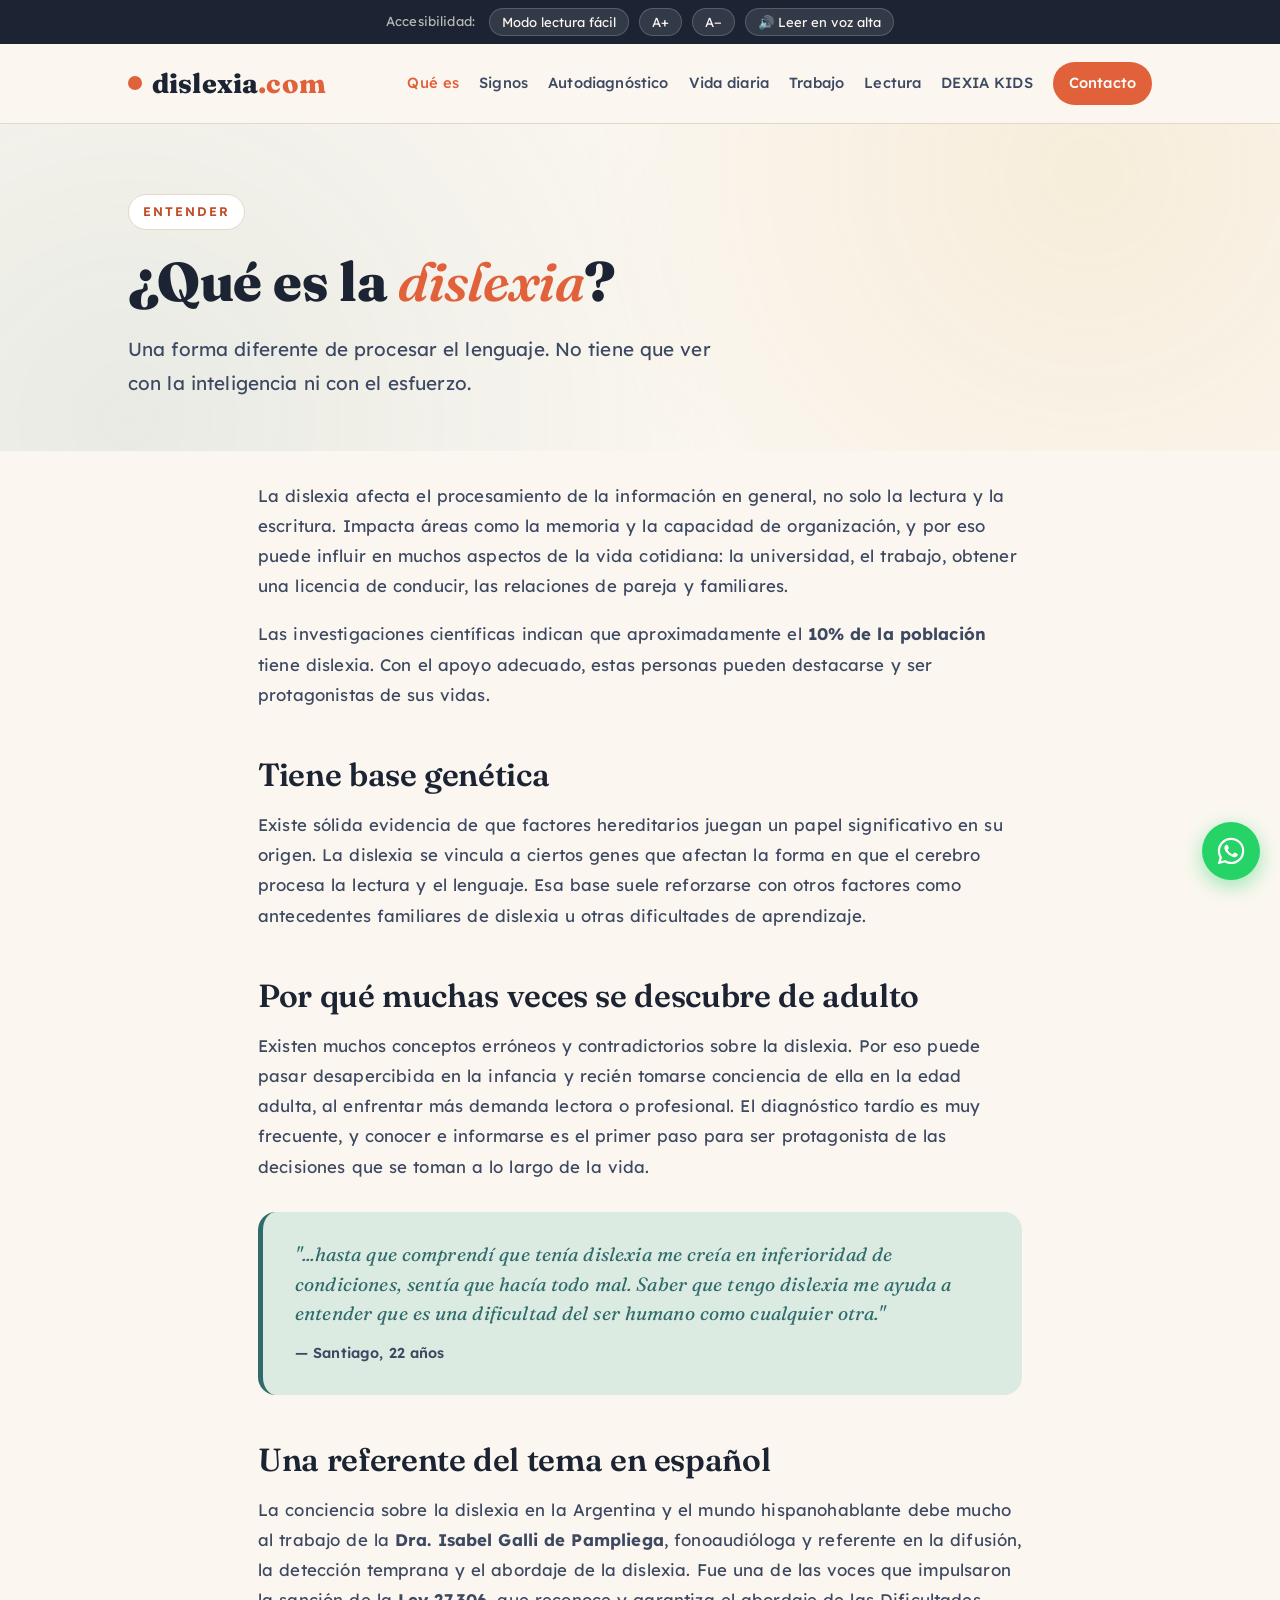
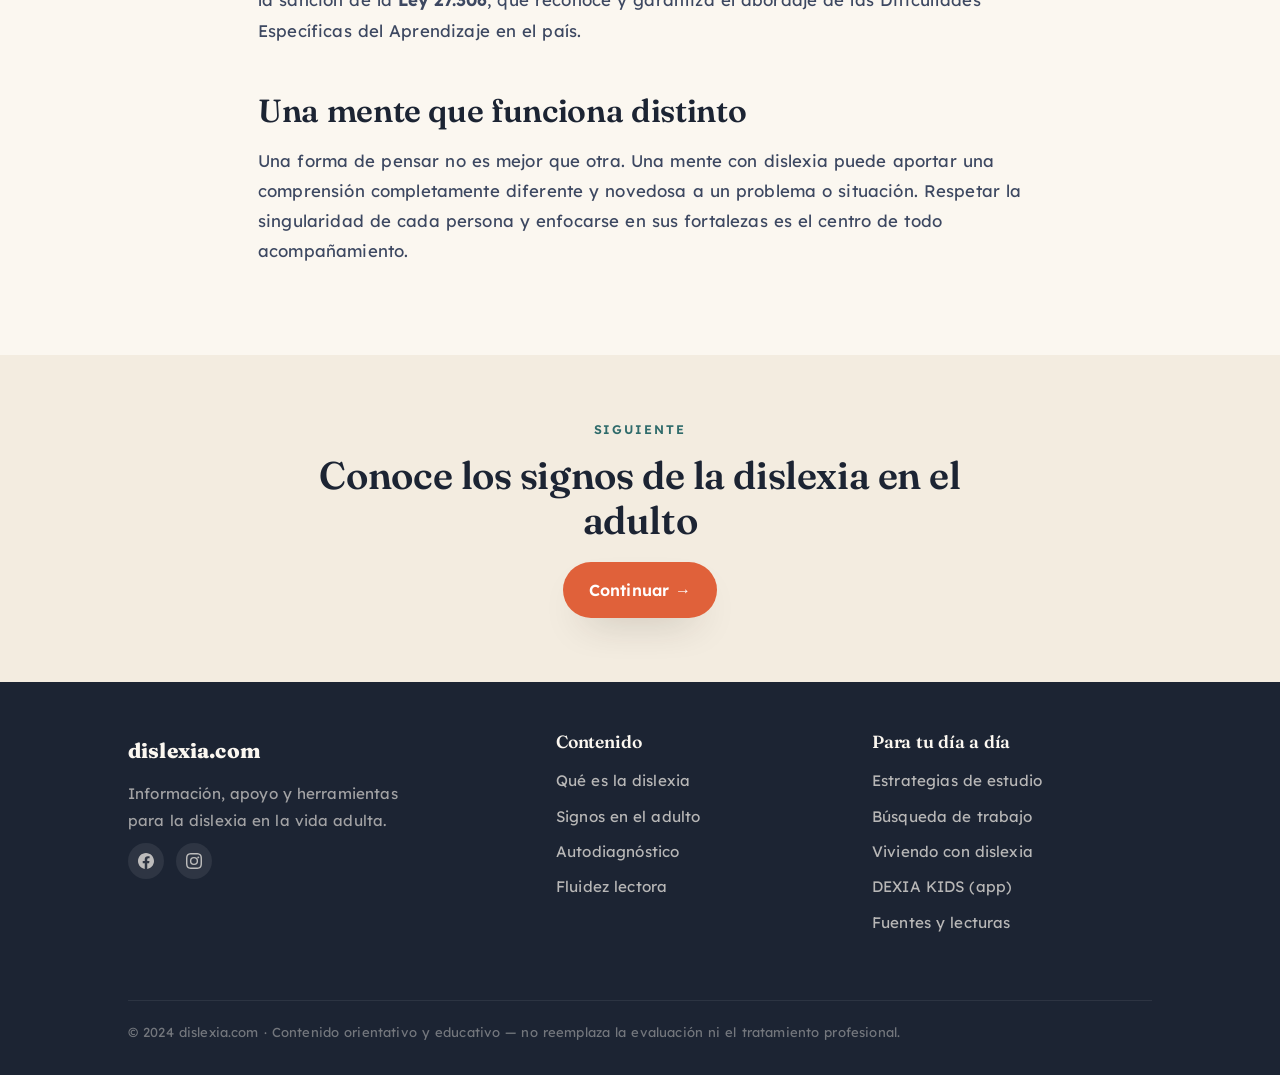
<file: que-es.html>
<!DOCTYPE html>
<html lang="es">
<head>
<meta charset="UTF-8">
<meta name="viewport" content="width=device-width, initial-scale=1.0">
<link rel="icon" href="/favicon.ico" sizes="any">
<link rel="icon" type="image/svg+xml" href="/favicon.svg">
<link rel="icon" type="image/png" sizes="48x48" href="/favicon-48.png">
<link rel="icon" type="image/png" sizes="96x96" href="/favicon-96.png">
<link rel="apple-touch-icon" href="/apple-touch-icon.png">
<title>Qué es la dislexia en adultos: señales y características · dislexia.com</title>
<meta name="description" content="Qué es la dislexia en adultos: una forma diferente de procesar el lenguaje, con base genética. Por qué muchas veces se descubre en la edad adulta.">
<link rel="canonical" href="https://dislexia.com/que-es.html">
<meta name="theme-color" content="#e0613a">
<meta property="og:type" content="website">
<meta property="og:locale" content="es_AR">
<meta property="og:locale:alternate" content="en_US">
<meta property="og:site_name" content="dislexia.com">
<meta property="og:title" content="Qué es la dislexia en adultos: señales y características · dislexia.com">
<meta property="og:description" content="Qué es la dislexia en adultos: una forma diferente de procesar el lenguaje, con base genética. Por qué muchas veces se descubre en la edad adulta.">
<meta property="og:url" content="https://dislexia.com/que-es.html">
<meta property="og:image" content="https://dislexia.com/favicon.svg">
<meta name="twitter:card" content="summary">
<meta name="twitter:title" content="Qué es la dislexia en adultos: señales y características · dislexia.com">
<meta name="twitter:description" content="Qué es la dislexia en adultos: una forma diferente de procesar el lenguaje, con base genética. Por qué muchas veces se descubre en la edad adulta.">
<link rel="preconnect" href="https://fonts.googleapis.com">
<link rel="preconnect" href="https://fonts.gstatic.com" crossorigin>
<link href="https://fonts.googleapis.com/css2?family=Fraunces:opsz,wght@9..144,400;9..144,500;9..144,600;9..144,800&family=Lexend:wght@300;400;500;600;700&display=swap" rel="stylesheet">
<link rel="stylesheet" href="estilos.css">
</head>
<body>
<div class="a11y" role="region" aria-label="Opciones de accesibilidad">
  <span>Accesibilidad:</span>
  <button id="tggLegible" aria-pressed="false">Modo lectura fácil</button>
  <button id="fontUp">A+</button>
  <button id="fontDown">A&minus;</button>
  <button id="readAloud" aria-pressed="false">&#128266; Leer en voz alta</button>
</div>
<nav class="site">
  <div class="wrap">
    <a href="index.html" class="brand"><span class="dot"></span>dislexia<span style="color:var(--accent)">.com</span></a>
    <button class="navtoggle" aria-label="Men&uacute;" id="navtoggle">&#9776;</button>
    <div class="navlinks" id="navlinks">
      <a href="que-es.html" class="active">Qu&eacute; es</a>
      <a href="signos.html">Signos</a>
      <a href="autodiagnostico.html">Autodiagn&oacute;stico</a>
      <a href="vida-diaria.html">Vida diaria</a>
      <a href="trabajo.html">Trabajo</a>
      <a href="lectura.html">Lectura</a>
      <a href="dexia-kids.html">DEXIA KIDS</a>
      <a href="contacto.html" class="cta">Contacto</a>
    </div>
  </div>
</nav>
<main>
<header class="page-head">
  <div class="bg"></div>
  <div class="wrap">
    <span class="eyebrow">Entender</span>
    <h1>¿Qué es la <em>dislexia</em>?</h1>
    <p class="lead">Una forma diferente de procesar el lenguaje. No tiene que ver con la inteligencia ni con el esfuerzo.</p>
  </div>
</header>
<section class="content">
  <div class="wrap">

    <p>La dislexia afecta el procesamiento de la información en general, no solo la lectura y la escritura. Impacta &aacute;reas como la memoria y la capacidad de organizaci&oacute;n, y por eso puede influir en muchos aspectos de la vida cotidiana: la universidad, el trabajo, obtener una licencia de conducir, las relaciones de pareja y familiares.</p>
    <p>Las investigaciones cient&iacute;ficas indican que aproximadamente el <strong>10% de la poblaci&oacute;n</strong> tiene dislexia. Con el apoyo adecuado, estas personas pueden destacarse y ser protagonistas de sus vidas.</p>

    <h2>Tiene base gen&eacute;tica</h2>
    <p>Existe s&oacute;lida evidencia de que factores hereditarios juegan un papel significativo en su origen. La dislexia se vincula a ciertos genes que afectan la forma en que el cerebro procesa la lectura y el lenguaje. Esa base suele reforzarse con otros factores como antecedentes familiares de dislexia u otras dificultades de aprendizaje.</p>

    <h2>Por qu&eacute; muchas veces se descubre de adulto</h2>
    <p>Existen muchos conceptos err&oacute;neos y contradictorios sobre la dislexia. Por eso puede pasar desapercibida en la infancia y reci&eacute;n tomarse conciencia de ella en la edad adulta, al enfrentar m&aacute;s demanda lectora o profesional. El diagn&oacute;stico tard&iacute;o es muy frecuente, y conocer e informarse es el primer paso para ser protagonista de las decisiones que se toman a lo largo de la vida.</p>

    <div class="quote-box">
      <p>"...hasta que comprend&iacute; que ten&iacute;a dislexia me cre&iacute;a en inferioridad de condiciones, sent&iacute;a que hac&iacute;a todo mal. Saber que tengo dislexia me ayuda a entender que es una dificultad del ser humano como cualquier otra."</p>
      <cite>&mdash; Santiago, 22 a&ntilde;os</cite>
    </div>

    <h2>Una referente del tema en espa&ntilde;ol</h2>
    <p>La conciencia sobre la dislexia en la Argentina y el mundo hispanohablante debe mucho al trabajo de la <strong>Dra. Isabel Galli de Pampliega</strong>, fonoaudi&oacute;loga y referente en la difusi&oacute;n, la detecci&oacute;n temprana y el abordaje de la dislexia. Fue una de las voces que impulsaron la sanci&oacute;n de la <strong>Ley 27.306</strong>, que reconoce y garantiza el abordaje de las Dificultades Espec&iacute;ficas del Aprendizaje en el pa&iacute;s.</p>

    <h2>Una mente que funciona distinto</h2>
    <p>Una forma de pensar no es mejor que otra. Una mente con dislexia puede aportar una comprensi&oacute;n completamente diferente y novedosa a un problema o situaci&oacute;n. Respetar la singularidad de cada persona y enfocarse en sus fortalezas es el centro de todo acompa&ntilde;amiento.</p>
    </div>
</section>
<section class="block alt">
  <div class="wrap" style="max-width:820px;text-align:center">
    <span class="sec-tag">Siguiente</span>
    <h2 style="margin-bottom:18px">Conoce los signos de la dislexia en el adulto</h2>
    <a href="signos.html" class="btn btn-primary">Continuar &rarr;</a>
  </div>
</section>
</main>
<footer>
  <div class="wrap">
    <div>
      <div class="brand-f">dislexia.com</div>
      <p style="color:rgba(251,247,240,.6);font-size:.95rem;max-width:30ch">Informaci&oacute;n, apoyo y herramientas para la dislexia en la vida adulta.</p>
      <div class="social">
        <a href="https://www.facebook.com/mundodexia/" aria-label="Facebook"><svg viewBox="0 0 24 24" width="16" height="16" fill="currentColor" aria-hidden="true"><path d="M24 12.07C24 5.4 18.63 0 12 0S0 5.4 0 12.07C0 18.1 4.39 23.1 10.13 24v-8.44H7.08v-3.49h3.05V9.41c0-3.02 1.79-4.69 4.53-4.69 1.31 0 2.68.24 2.68.24v2.97h-1.51c-1.49 0-1.96.93-1.96 1.89v2.25h3.33l-.53 3.49h-2.8V24C19.61 23.1 24 18.1 24 12.07z"/></svg></a>
        <a href="https://www.instagram.com/todo.dislexia/" aria-label="Instagram"><svg viewBox="0 0 24 24" width="16" height="16" fill="currentColor" aria-hidden="true"><path d="M12 2.16c3.2 0 3.58.01 4.85.07 1.17.05 1.8.25 2.23.41.56.22.96.48 1.38.9.42.42.68.82.9 1.38.16.42.36 1.06.41 2.23.06 1.27.07 1.65.07 4.85s-.01 3.58-.07 4.85c-.05 1.17-.25 1.8-.41 2.23-.22.56-.48.96-.9 1.38-.42.42-.82.68-1.38.9-.42.16-1.06.36-2.23.41-1.27.06-1.65.07-4.85.07s-3.58-.01-4.85-.07c-1.17-.05-1.8-.25-2.23-.41a3.7 3.7 0 0 1-1.38-.9 3.7 3.7 0 0 1-.9-1.38c-.16-.42-.36-1.06-.41-2.23-.06-1.27-.07-1.65-.07-4.85s.01-3.58.07-4.85c.05-1.17.25-1.8.41-2.23.22-.56.48-.96.9-1.38.42-.42.82-.68 1.38-.9.42-.16 1.06-.36 2.23-.41C8.42 2.17 8.8 2.16 12 2.16zM12 0C8.74 0 8.33.01 7.05.07 5.78.13 4.9.33 4.14.63c-.79.31-1.46.72-2.12 1.38C1.35 2.67.94 3.34.63 4.13.33 4.9.13 5.77.07 7.05.01 8.33 0 8.74 0 12s.01 3.67.07 4.95c.06 1.28.26 2.15.56 2.92.31.79.72 1.46 1.38 2.12.66.66 1.33 1.07 2.12 1.38.77.3 1.64.5 2.92.56C8.33 23.99 8.74 24 12 24s3.67-.01 4.95-.07c1.28-.06 2.15-.26 2.92-.56a5.86 5.86 0 0 0 2.12-1.38 5.86 5.86 0 0 0 1.38-2.12c.3-.77.5-1.64.56-2.92.06-1.28.07-1.69.07-4.95s-.01-3.67-.07-4.95c-.06-1.28-.26-2.15-.56-2.92a5.86 5.86 0 0 0-1.38-2.12A5.86 5.86 0 0 0 19.87.63c-.77-.3-1.64-.5-2.92-.56C15.67.01 15.26 0 12 0zm0 5.84a6.16 6.16 0 1 0 0 12.32 6.16 6.16 0 0 0 0-12.32zM12 16a4 4 0 1 1 0-8 4 4 0 0 1 0 8zm6.41-10.85a1.44 1.44 0 1 0 0 2.88 1.44 1.44 0 0 0 0-2.88z"/></svg></a>
      </div>
    </div>
    <div>
      <h4>Contenido</h4>
      <a href="que-es.html">Qu&eacute; es la dislexia</a>
      <a href="signos.html">Signos en el adulto</a>
      <a href="autodiagnostico.html">Autodiagn&oacute;stico</a>
      <a href="lectura.html">Fluidez lectora</a>
    </div>
    <div>
      <h4>Para tu d&iacute;a a d&iacute;a</h4>
      <a href="estudio.html">Estrategias de estudio</a>
      <a href="trabajo.html">B&uacute;squeda de trabajo</a>
      <a href="vida-diaria.html">Viviendo con dislexia</a>
      <a href="dexia-kids.html">DEXIA KIDS (app)</a>
      <a href="fuentes.html">Fuentes y lecturas</a>
    </div>
    <div class="legal" id="gc-visitors" style="display:none">Gracias a nuestros <span id="gc-count">XXX</span> visitantes desde el 15 de junio de 2026.</div>
    <div class="legal">&copy; 2024 dislexia.com &middot; Contenido orientativo y educativo &mdash; no reemplaza la evaluaci&oacute;n ni el tratamiento profesional.</div>
  </div>
</footer>
<script src="script.js"></script>
<script id="gc-count-fetch">
(function(){
  fetch('https://cpampliega.goatcounter.com/counter/TOTAL.json')
    .then(function(r){ return r.ok ? r.json() : Promise.reject(); })
    .then(function(d){
      var raw = (d.count_unique != null ? d.count_unique : d.count);
      var n = parseInt(String(raw).replace(/[^0-9]/g,''), 10);
      if (isNaN(n) || n < 1) return;
      var el = document.getElementById('gc-count');
      if (el) el.textContent = n.toLocaleString('es-AR');
      document.querySelectorAll('#gc-visitors').forEach(function(x){ x.style.display=''; });
    })
    .catch(function(){ /* si falla, la linea queda oculta */ });
})();
</script>
<script data-goatcounter="https://cpampliega.goatcounter.com/count"
        async src="//gc.zgo.at/count.js"></script>
<!-- Botón flotante de WhatsApp -->
<a href="https://wa.me/5491130303344?text=Hola%2C%20me%20gustar%C3%ADa%20hacer%20una%20consulta.%20%C2%BFC%C3%B3mo%20podemos%20coordinar%3F"
   target="_blank" rel="noopener"
   class="wa-float" aria-label="Escribir por WhatsApp">
  <svg viewBox="0 0 24 24" width="30" height="30" fill="#fff" aria-hidden="true"><path d="M19.05 4.91A9.82 9.82 0 0 0 12.04 2C6.58 2 2.13 6.45 2.13 11.91c0 1.75.46 3.45 1.32 4.95L2.05 22l5.25-1.38a9.9 9.9 0 0 0 4.74 1.21h.004c5.46 0 9.91-4.45 9.91-9.91 0-2.65-1.03-5.14-2.9-7.01zm-7.01 15.24h-.003a8.23 8.23 0 0 1-4.19-1.15l-.3-.18-3.12.82.83-3.04-.2-.31a8.18 8.18 0 0 1-1.26-4.38c0-4.54 3.7-8.24 8.25-8.24a8.2 8.2 0 0 1 5.83 2.42 8.18 8.18 0 0 1 2.41 5.83c0 4.54-3.7 8.24-8.24 8.24zm4.52-6.16c-.25-.12-1.47-.72-1.69-.81-.23-.08-.39-.12-.56.12-.16.25-.64.81-.79.97-.14.17-.29.19-.54.06-.25-.12-1.05-.39-1.99-1.23-.74-.66-1.23-1.47-1.38-1.72-.14-.25-.01-.38.11-.51.11-.11.25-.29.37-.43.13-.14.17-.25.25-.41.08-.17.04-.31-.02-.43-.06-.12-.56-1.34-.76-1.84-.2-.48-.4-.42-.56-.43-.14-.01-.31-.01-.47-.01-.17 0-.43.06-.66.31-.23.25-.86.85-.86 2.07 0 1.22.89 2.4 1.01 2.56.12.17 1.75 2.67 4.23 3.74.59.26 1.05.41 1.41.52.59.19 1.13.16 1.56.1.48-.07 1.47-.6 1.67-1.18.21-.58.21-1.07.14-1.18-.06-.11-.22-.17-.47-.29z"/></svg>
</a>
<style>
.wa-float{position:fixed;right:20px;bottom:20px;width:58px;height:58px;border-radius:50%;
  background:#25D366;display:flex;align-items:center;justify-content:center;z-index:9999;
  box-shadow:0 6px 20px rgba(37,211,102,.45);transition:transform .15s ease,box-shadow .15s ease}
.wa-float:hover{transform:scale(1.08);box-shadow:0 8px 26px rgba(37,211,102,.55)}
.wa-float svg{width:32px;height:32px}
@media(max-width:600px){.wa-float{right:16px;bottom:16px;width:52px;height:52px}.wa-float svg{width:28px;height:28px}}
</style>
</body>
</html>
</file>
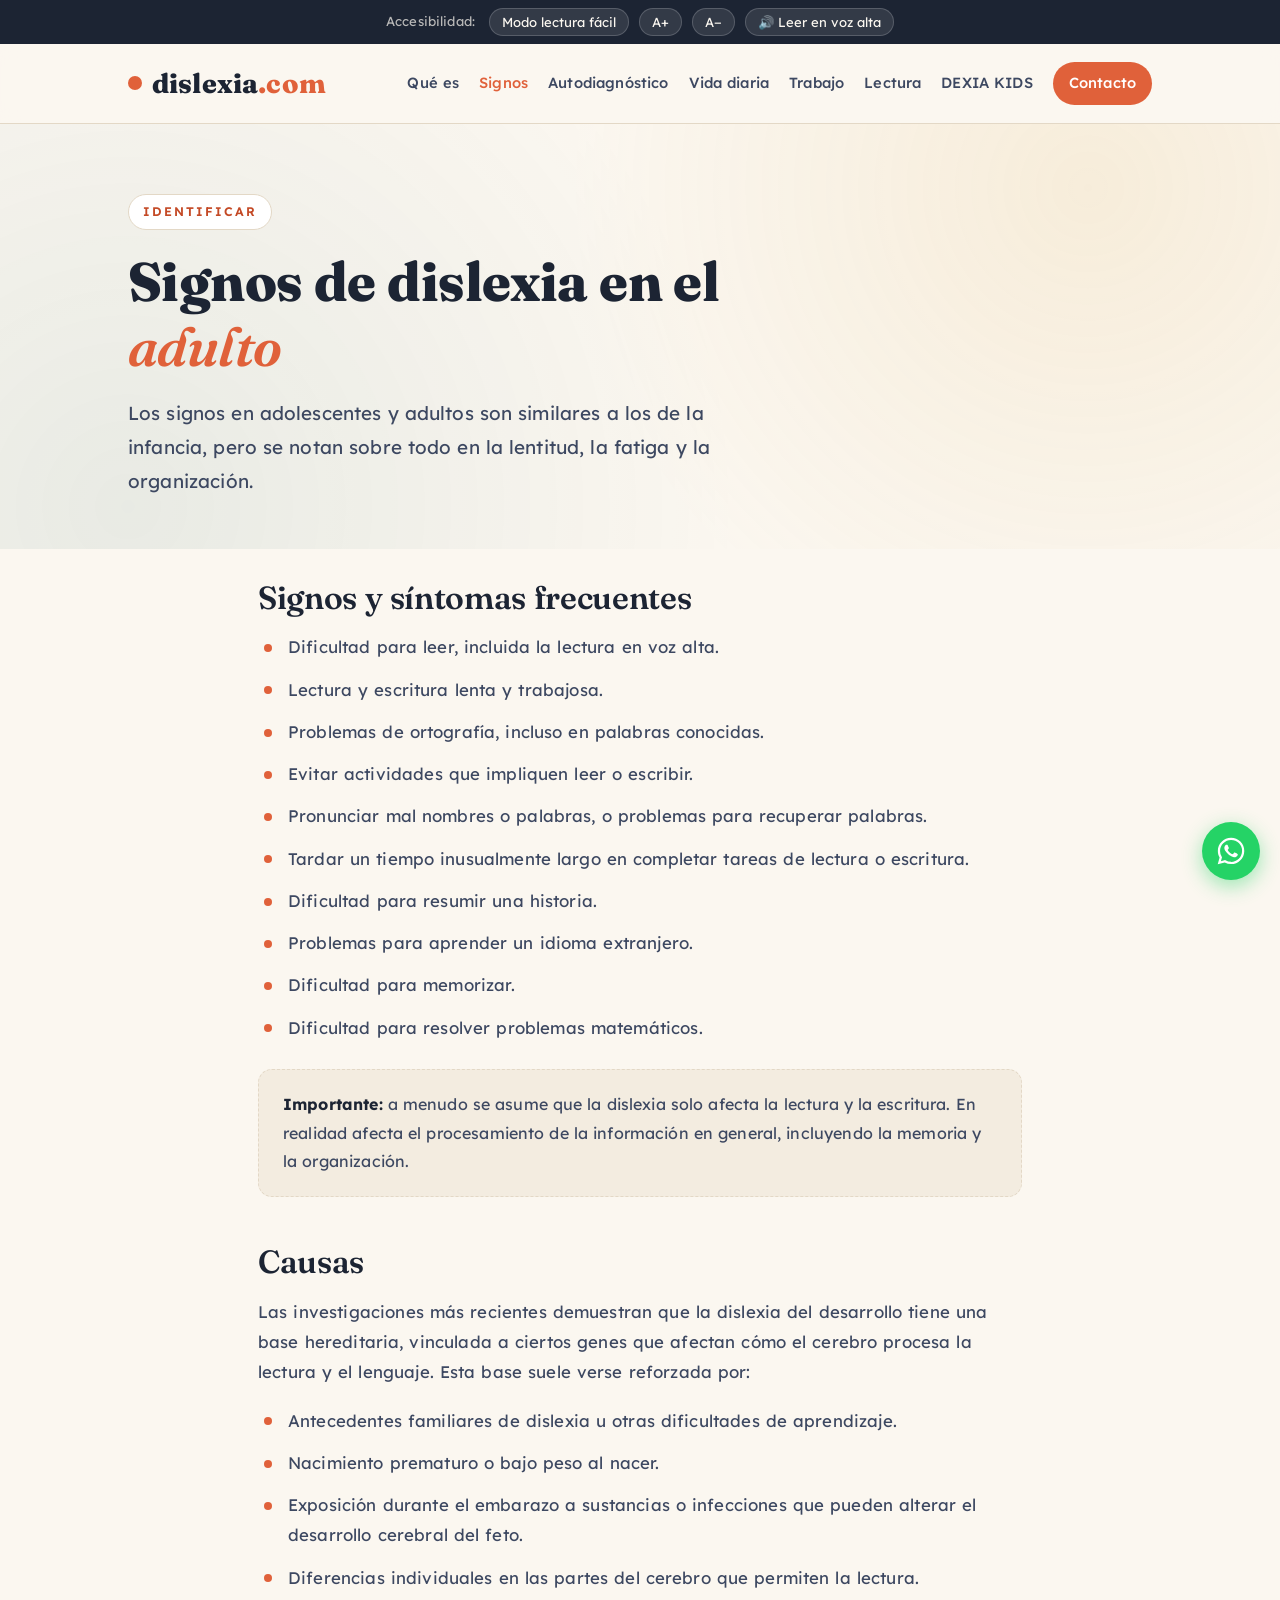
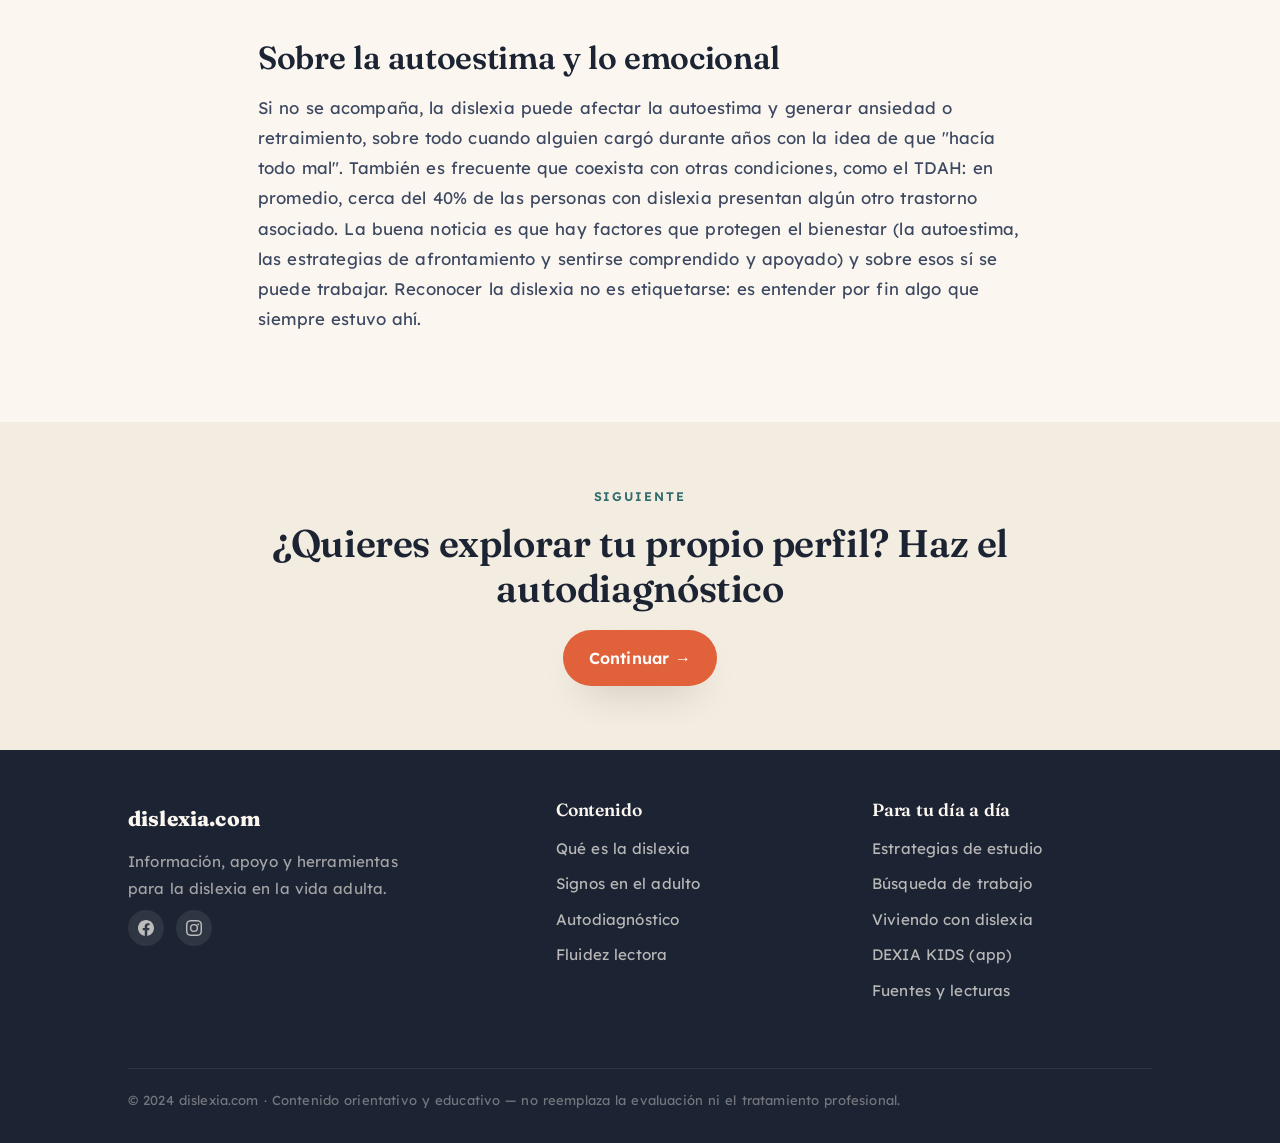
<file: signos.html>
<!DOCTYPE html>
<html lang="es">
<head>
<meta charset="UTF-8">
<meta name="viewport" content="width=device-width, initial-scale=1.0">
<link rel="icon" href="/favicon.ico" sizes="any">
<link rel="icon" type="image/svg+xml" href="/favicon.svg">
<link rel="icon" type="image/png" sizes="48x48" href="/favicon-48.png">
<link rel="icon" type="image/png" sizes="96x96" href="/favicon-96.png">
<link rel="apple-touch-icon" href="/apple-touch-icon.png">
<title>Signos de dislexia en adultos: síntomas y cómo reconocerlos · dislexia.com</title>
<meta name="description" content="Signos y síntomas de la dislexia en adultos: lectura lenta, dificultades de ortografía, memoria, organización y fatiga. Cómo reconocerlos.">
<link rel="canonical" href="https://dislexia.com/signos.html">
<meta name="theme-color" content="#e0613a">
<meta property="og:type" content="website">
<meta property="og:locale" content="es_AR">
<meta property="og:locale:alternate" content="en_US">
<meta property="og:site_name" content="dislexia.com">
<meta property="og:title" content="Signos de dislexia en adultos: síntomas y cómo reconocerlos · dislexia.com">
<meta property="og:description" content="Signos y síntomas de la dislexia en adultos: lectura lenta, dificultades de ortografía, memoria, organización y fatiga. Cómo reconocerlos.">
<meta property="og:url" content="https://dislexia.com/signos.html">
<meta property="og:image" content="https://dislexia.com/favicon.svg">
<meta name="twitter:card" content="summary">
<meta name="twitter:title" content="Signos de dislexia en adultos: síntomas y cómo reconocerlos · dislexia.com">
<meta name="twitter:description" content="Signos y síntomas de la dislexia en adultos: lectura lenta, dificultades de ortografía, memoria, organización y fatiga. Cómo reconocerlos.">
<link rel="preconnect" href="https://fonts.googleapis.com">
<link rel="preconnect" href="https://fonts.gstatic.com" crossorigin>
<link href="https://fonts.googleapis.com/css2?family=Fraunces:opsz,wght@9..144,400;9..144,500;9..144,600;9..144,800&family=Lexend:wght@300;400;500;600;700&display=swap" rel="stylesheet">
<link rel="stylesheet" href="estilos.css">
</head>
<body>
<div class="a11y" role="region" aria-label="Opciones de accesibilidad">
  <span>Accesibilidad:</span>
  <button id="tggLegible" aria-pressed="false">Modo lectura fácil</button>
  <button id="fontUp">A+</button>
  <button id="fontDown">A&minus;</button>
  <button id="readAloud" aria-pressed="false">&#128266; Leer en voz alta</button>
</div>
<nav class="site">
  <div class="wrap">
    <a href="index.html" class="brand"><span class="dot"></span>dislexia<span style="color:var(--accent)">.com</span></a>
    <button class="navtoggle" aria-label="Men&uacute;" id="navtoggle">&#9776;</button>
    <div class="navlinks" id="navlinks">
      <a href="que-es.html">Qu&eacute; es</a>
      <a href="signos.html" class="active">Signos</a>
      <a href="autodiagnostico.html">Autodiagn&oacute;stico</a>
      <a href="vida-diaria.html">Vida diaria</a>
      <a href="trabajo.html">Trabajo</a>
      <a href="lectura.html">Lectura</a>
      <a href="dexia-kids.html">DEXIA KIDS</a>
      <a href="contacto.html" class="cta">Contacto</a>
    </div>
  </div>
</nav>
<main>
<header class="page-head">
  <div class="bg"></div>
  <div class="wrap">
    <span class="eyebrow">Identificar</span>
    <h1>Signos de dislexia en el <em>adulto</em></h1>
    <p class="lead">Los signos en adolescentes y adultos son similares a los de la infancia, pero se notan sobre todo en la lentitud, la fatiga y la organización.</p>
  </div>
</header>
<section class="content">
  <div class="wrap">

    <h2>Signos y s&iacute;ntomas frecuentes</h2>
    <ul>
      <li>Dificultad para leer, incluida la lectura en voz alta.</li>
      <li>Lectura y escritura lenta y trabajosa.</li>
      <li>Problemas de ortograf&iacute;a, incluso en palabras conocidas.</li>
      <li>Evitar actividades que impliquen leer o escribir.</li>
      <li>Pronunciar mal nombres o palabras, o problemas para recuperar palabras.</li>
      <li>Tardar un tiempo inusualmente largo en completar tareas de lectura o escritura.</li>
      <li>Dificultad para resumir una historia.</li>
      <li>Problemas para aprender un idioma extranjero.</li>
      <li>Dificultad para memorizar.</li>
      <li>Dificultad para resolver problemas matem&aacute;ticos.</li>
    </ul>

    <div class="callout"><strong>Importante:</strong> a menudo se asume que la dislexia solo afecta la lectura y la escritura. En realidad afecta el procesamiento de la informaci&oacute;n en general, incluyendo la memoria y la organizaci&oacute;n.</div>

    <h2>Causas</h2>
    <p>Las investigaciones m&aacute;s recientes demuestran que la dislexia del desarrollo tiene una base hereditaria, vinculada a ciertos genes que afectan c&oacute;mo el cerebro procesa la lectura y el lenguaje. Esta base suele verse reforzada por:</p>
    <ul>
      <li>Antecedentes familiares de dislexia u otras dificultades de aprendizaje.</li>
      <li>Nacimiento prematuro o bajo peso al nacer.</li>
      <li>Exposici&oacute;n durante el embarazo a sustancias o infecciones que pueden alterar el desarrollo cerebral del feto.</li>
      <li>Diferencias individuales en las partes del cerebro que permiten la lectura.</li>
    </ul>

    <h2>Sobre la autoestima y lo emocional</h2>
    <p>Si no se acompa&ntilde;a, la dislexia puede afectar la autoestima y generar ansiedad o retraimiento, sobre todo cuando alguien carg&oacute; durante a&ntilde;os con la idea de que "hac&iacute;a todo mal". Tambi&eacute;n es frecuente que coexista con otras condiciones, como el TDAH: en promedio, cerca del 40% de las personas con dislexia presentan alg&uacute;n otro trastorno asociado. La buena noticia es que hay factores que protegen el bienestar (la autoestima, las estrategias de afrontamiento y sentirse comprendido y apoyado) y sobre esos s&iacute; se puede trabajar. Reconocer la dislexia no es etiquetarse: es entender por fin algo que siempre estuvo ah&iacute;.</p>
    </div>
</section>
<section class="block alt">
  <div class="wrap" style="max-width:820px;text-align:center">
    <span class="sec-tag">Siguiente</span>
    <h2 style="margin-bottom:18px">¿Quieres explorar tu propio perfil? Haz el autodiagnóstico</h2>
    <a href="autodiagnostico.html" class="btn btn-primary">Continuar &rarr;</a>
  </div>
</section>
</main>
<footer>
  <div class="wrap">
    <div>
      <div class="brand-f">dislexia.com</div>
      <p style="color:rgba(251,247,240,.6);font-size:.95rem;max-width:30ch">Informaci&oacute;n, apoyo y herramientas para la dislexia en la vida adulta.</p>
      <div class="social">
        <a href="https://www.facebook.com/mundodexia/" aria-label="Facebook"><svg viewBox="0 0 24 24" width="16" height="16" fill="currentColor" aria-hidden="true"><path d="M24 12.07C24 5.4 18.63 0 12 0S0 5.4 0 12.07C0 18.1 4.39 23.1 10.13 24v-8.44H7.08v-3.49h3.05V9.41c0-3.02 1.79-4.69 4.53-4.69 1.31 0 2.68.24 2.68.24v2.97h-1.51c-1.49 0-1.96.93-1.96 1.89v2.25h3.33l-.53 3.49h-2.8V24C19.61 23.1 24 18.1 24 12.07z"/></svg></a>
        <a href="https://www.instagram.com/todo.dislexia/" aria-label="Instagram"><svg viewBox="0 0 24 24" width="16" height="16" fill="currentColor" aria-hidden="true"><path d="M12 2.16c3.2 0 3.58.01 4.85.07 1.17.05 1.8.25 2.23.41.56.22.96.48 1.38.9.42.42.68.82.9 1.38.16.42.36 1.06.41 2.23.06 1.27.07 1.65.07 4.85s-.01 3.58-.07 4.85c-.05 1.17-.25 1.8-.41 2.23-.22.56-.48.96-.9 1.38-.42.42-.82.68-1.38.9-.42.16-1.06.36-2.23.41-1.27.06-1.65.07-4.85.07s-3.58-.01-4.85-.07c-1.17-.05-1.8-.25-2.23-.41a3.7 3.7 0 0 1-1.38-.9 3.7 3.7 0 0 1-.9-1.38c-.16-.42-.36-1.06-.41-2.23-.06-1.27-.07-1.65-.07-4.85s.01-3.58.07-4.85c.05-1.17.25-1.8.41-2.23.22-.56.48-.96.9-1.38.42-.42.82-.68 1.38-.9.42-.16 1.06-.36 2.23-.41C8.42 2.17 8.8 2.16 12 2.16zM12 0C8.74 0 8.33.01 7.05.07 5.78.13 4.9.33 4.14.63c-.79.31-1.46.72-2.12 1.38C1.35 2.67.94 3.34.63 4.13.33 4.9.13 5.77.07 7.05.01 8.33 0 8.74 0 12s.01 3.67.07 4.95c.06 1.28.26 2.15.56 2.92.31.79.72 1.46 1.38 2.12.66.66 1.33 1.07 2.12 1.38.77.3 1.64.5 2.92.56C8.33 23.99 8.74 24 12 24s3.67-.01 4.95-.07c1.28-.06 2.15-.26 2.92-.56a5.86 5.86 0 0 0 2.12-1.38 5.86 5.86 0 0 0 1.38-2.12c.3-.77.5-1.64.56-2.92.06-1.28.07-1.69.07-4.95s-.01-3.67-.07-4.95c-.06-1.28-.26-2.15-.56-2.92a5.86 5.86 0 0 0-1.38-2.12A5.86 5.86 0 0 0 19.87.63c-.77-.3-1.64-.5-2.92-.56C15.67.01 15.26 0 12 0zm0 5.84a6.16 6.16 0 1 0 0 12.32 6.16 6.16 0 0 0 0-12.32zM12 16a4 4 0 1 1 0-8 4 4 0 0 1 0 8zm6.41-10.85a1.44 1.44 0 1 0 0 2.88 1.44 1.44 0 0 0 0-2.88z"/></svg></a>
      </div>
    </div>
    <div>
      <h4>Contenido</h4>
      <a href="que-es.html">Qu&eacute; es la dislexia</a>
      <a href="signos.html">Signos en el adulto</a>
      <a href="autodiagnostico.html">Autodiagn&oacute;stico</a>
      <a href="lectura.html">Fluidez lectora</a>
    </div>
    <div>
      <h4>Para tu d&iacute;a a d&iacute;a</h4>
      <a href="estudio.html">Estrategias de estudio</a>
      <a href="trabajo.html">B&uacute;squeda de trabajo</a>
      <a href="vida-diaria.html">Viviendo con dislexia</a>
      <a href="dexia-kids.html">DEXIA KIDS (app)</a>
      <a href="fuentes.html">Fuentes y lecturas</a>
    </div>
    <div class="legal" id="gc-visitors" style="display:none">Gracias a nuestros <span id="gc-count">XXX</span> visitantes desde el 15 de junio de 2026.</div>
    <div class="legal">&copy; 2024 dislexia.com &middot; Contenido orientativo y educativo &mdash; no reemplaza la evaluaci&oacute;n ni el tratamiento profesional.</div>
  </div>
</footer>
<script src="script.js"></script>
<script id="gc-count-fetch">
(function(){
  fetch('https://cpampliega.goatcounter.com/counter/TOTAL.json')
    .then(function(r){ return r.ok ? r.json() : Promise.reject(); })
    .then(function(d){
      var raw = (d.count_unique != null ? d.count_unique : d.count);
      var n = parseInt(String(raw).replace(/[^0-9]/g,''), 10);
      if (isNaN(n) || n < 1) return;
      var el = document.getElementById('gc-count');
      if (el) el.textContent = n.toLocaleString('es-AR');
      document.querySelectorAll('#gc-visitors').forEach(function(x){ x.style.display=''; });
    })
    .catch(function(){ /* si falla, la linea queda oculta */ });
})();
</script>
<script data-goatcounter="https://cpampliega.goatcounter.com/count"
        async src="//gc.zgo.at/count.js"></script>
<!-- Botón flotante de WhatsApp -->
<a href="https://wa.me/5491130303344?text=Hola%2C%20me%20gustar%C3%ADa%20hacer%20una%20consulta.%20%C2%BFC%C3%B3mo%20podemos%20coordinar%3F"
   target="_blank" rel="noopener"
   class="wa-float" aria-label="Escribir por WhatsApp">
  <svg viewBox="0 0 24 24" width="30" height="30" fill="#fff" aria-hidden="true"><path d="M19.05 4.91A9.82 9.82 0 0 0 12.04 2C6.58 2 2.13 6.45 2.13 11.91c0 1.75.46 3.45 1.32 4.95L2.05 22l5.25-1.38a9.9 9.9 0 0 0 4.74 1.21h.004c5.46 0 9.91-4.45 9.91-9.91 0-2.65-1.03-5.14-2.9-7.01zm-7.01 15.24h-.003a8.23 8.23 0 0 1-4.19-1.15l-.3-.18-3.12.82.83-3.04-.2-.31a8.18 8.18 0 0 1-1.26-4.38c0-4.54 3.7-8.24 8.25-8.24a8.2 8.2 0 0 1 5.83 2.42 8.18 8.18 0 0 1 2.41 5.83c0 4.54-3.7 8.24-8.24 8.24zm4.52-6.16c-.25-.12-1.47-.72-1.69-.81-.23-.08-.39-.12-.56.12-.16.25-.64.81-.79.97-.14.17-.29.19-.54.06-.25-.12-1.05-.39-1.99-1.23-.74-.66-1.23-1.47-1.38-1.72-.14-.25-.01-.38.11-.51.11-.11.25-.29.37-.43.13-.14.17-.25.25-.41.08-.17.04-.31-.02-.43-.06-.12-.56-1.34-.76-1.84-.2-.48-.4-.42-.56-.43-.14-.01-.31-.01-.47-.01-.17 0-.43.06-.66.31-.23.25-.86.85-.86 2.07 0 1.22.89 2.4 1.01 2.56.12.17 1.75 2.67 4.23 3.74.59.26 1.05.41 1.41.52.59.19 1.13.16 1.56.1.48-.07 1.47-.6 1.67-1.18.21-.58.21-1.07.14-1.18-.06-.11-.22-.17-.47-.29z"/></svg>
</a>
<style>
.wa-float{position:fixed;right:20px;bottom:20px;width:58px;height:58px;border-radius:50%;
  background:#25D366;display:flex;align-items:center;justify-content:center;z-index:9999;
  box-shadow:0 6px 20px rgba(37,211,102,.45);transition:transform .15s ease,box-shadow .15s ease}
.wa-float:hover{transform:scale(1.08);box-shadow:0 8px 26px rgba(37,211,102,.55)}
.wa-float svg{width:32px;height:32px}
@media(max-width:600px){.wa-float{right:16px;bottom:16px;width:52px;height:52px}.wa-float svg{width:28px;height:28px}}
</style>
</body>
</html>
</file>
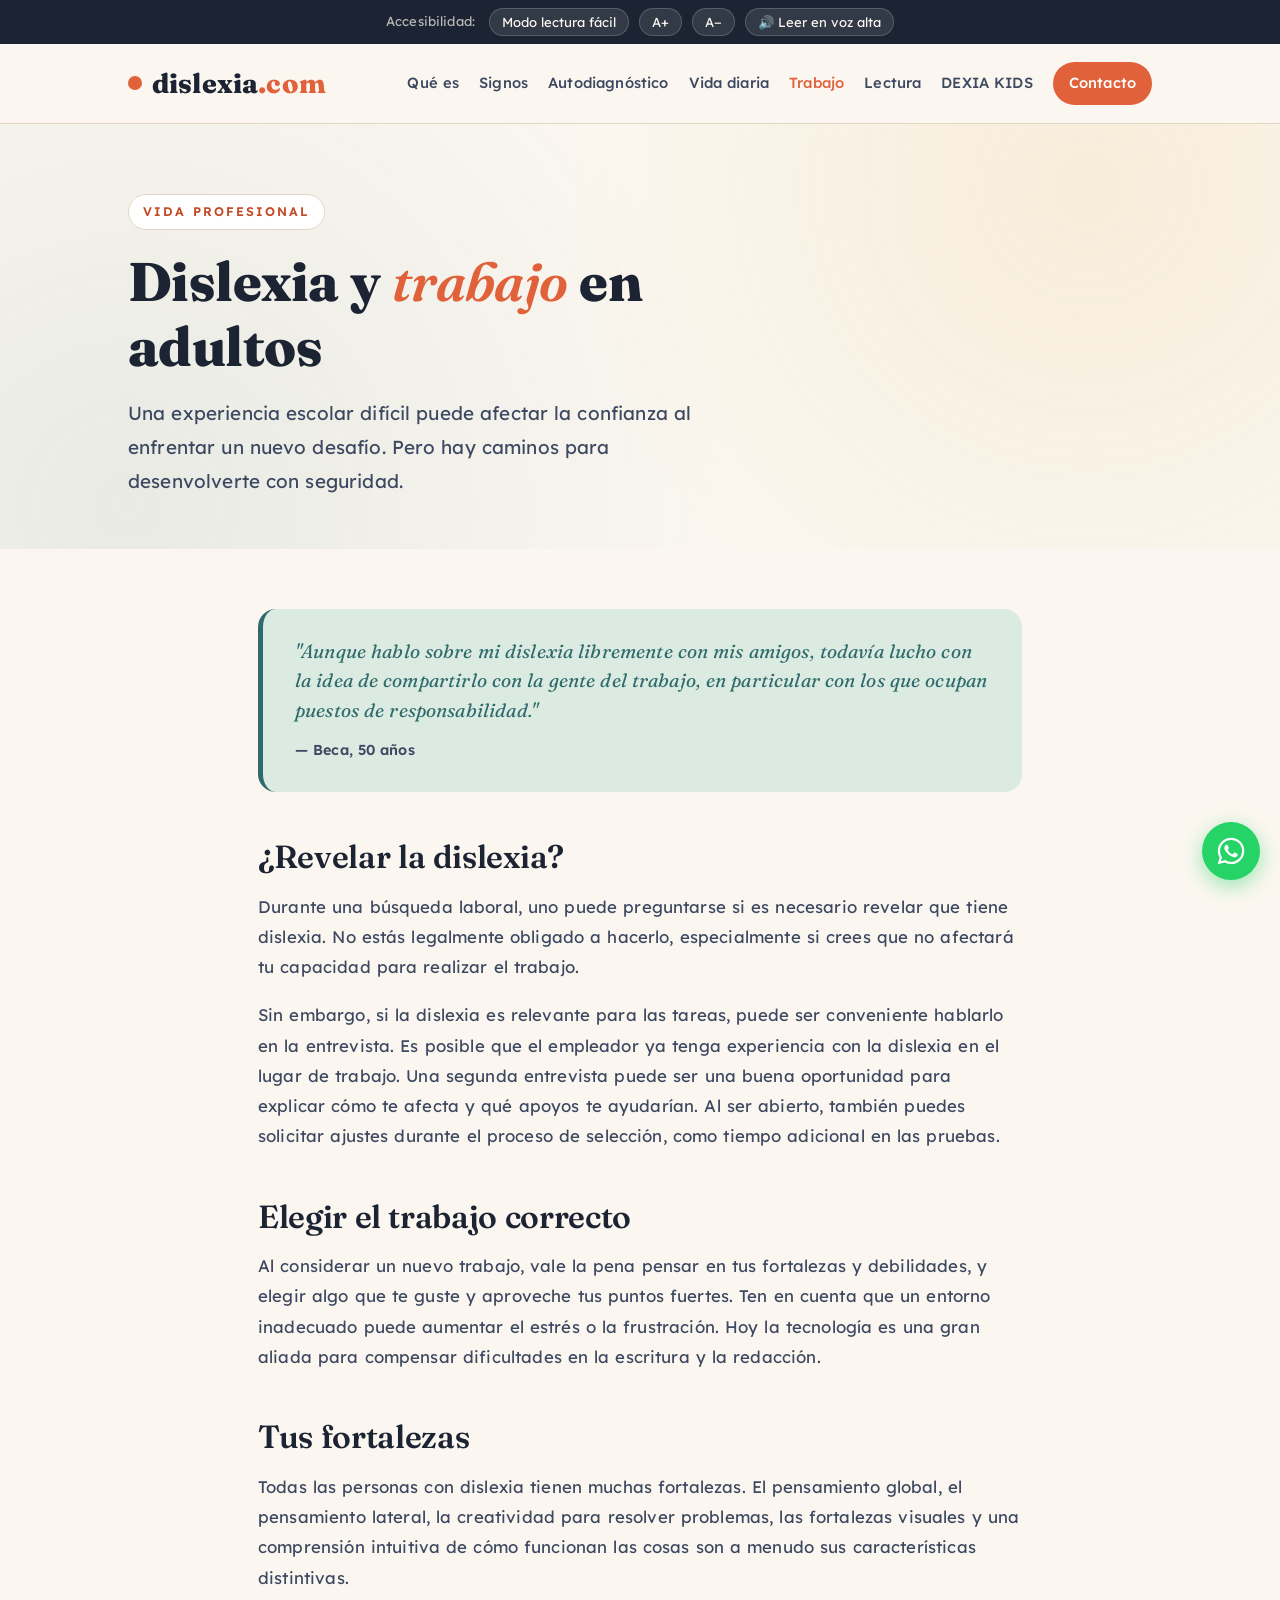
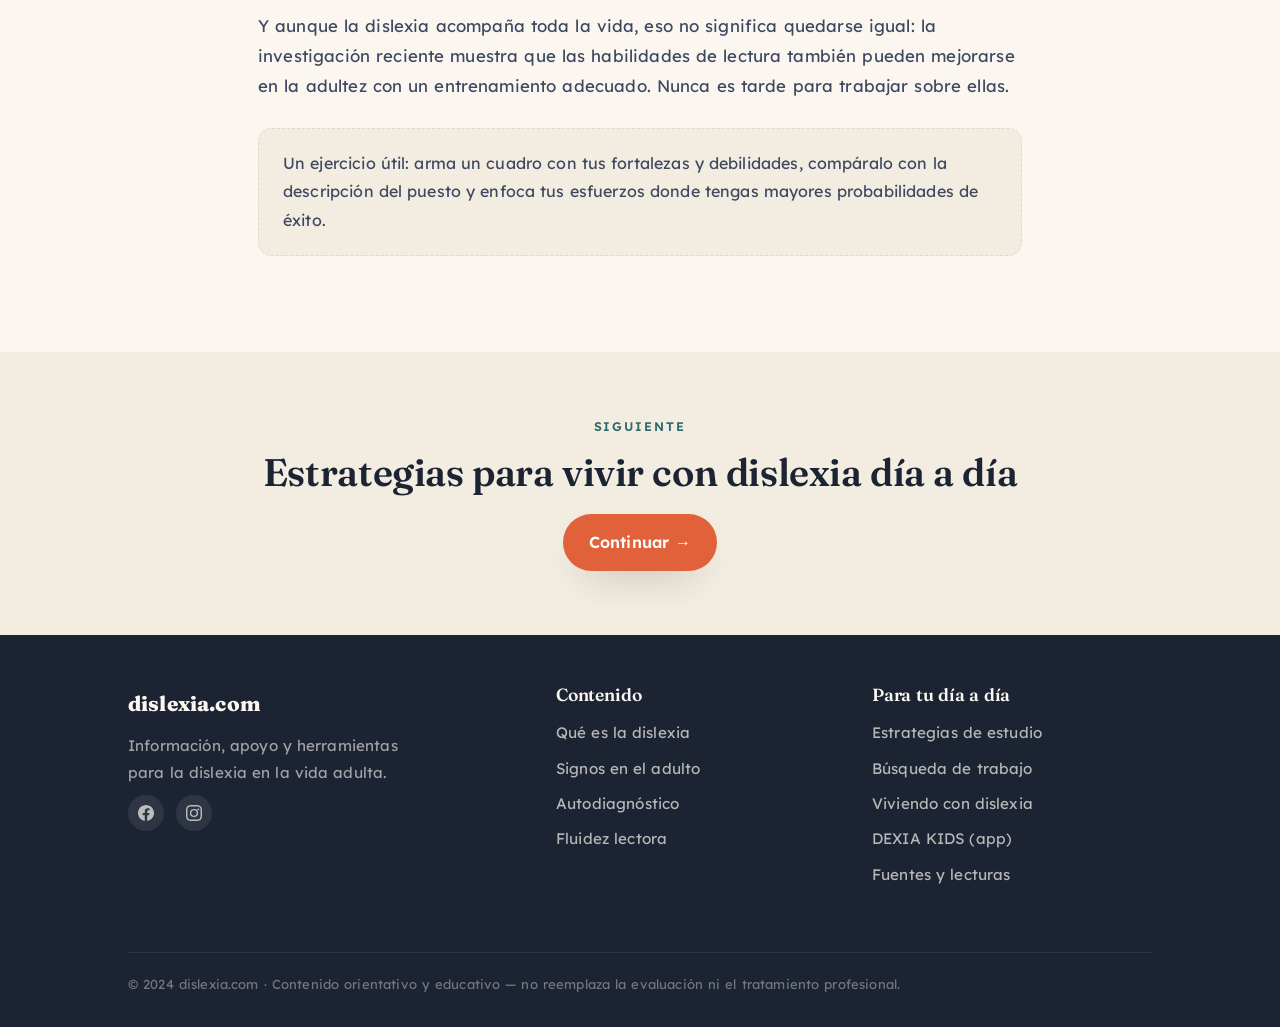
<file: trabajo.html>
<!DOCTYPE html>
<html lang="es">
<head>
<meta charset="UTF-8">
<meta name="viewport" content="width=device-width, initial-scale=1.0">
<link rel="icon" href="/favicon.ico" sizes="any">
<link rel="icon" type="image/svg+xml" href="/favicon.svg">
<link rel="icon" type="image/png" sizes="48x48" href="/favicon-48.png">
<link rel="icon" type="image/png" sizes="96x96" href="/favicon-96.png">
<link rel="apple-touch-icon" href="/apple-touch-icon.png">
<title>Dislexia en el trabajo: empleo y fortalezas en adultos · dislexia.com</title>
<meta name="description" content="Dislexia y trabajo en adultos: revelar o no la dislexia, elegir el empleo adecuado, pedir ajustes y aprovechar tus fortalezas.">
<link rel="canonical" href="https://dislexia.com/trabajo.html">
<meta name="theme-color" content="#e0613a">
<meta property="og:type" content="website">
<meta property="og:locale" content="es_AR">
<meta property="og:locale:alternate" content="en_US">
<meta property="og:site_name" content="dislexia.com">
<meta property="og:title" content="Dislexia en el trabajo: empleo y fortalezas en adultos · dislexia.com">
<meta property="og:description" content="Dislexia y trabajo en adultos: revelar o no la dislexia, elegir el empleo adecuado, pedir ajustes y aprovechar tus fortalezas.">
<meta property="og:url" content="https://dislexia.com/trabajo.html">
<meta property="og:image" content="https://dislexia.com/favicon.svg">
<meta name="twitter:card" content="summary">
<meta name="twitter:title" content="Dislexia en el trabajo: empleo y fortalezas en adultos · dislexia.com">
<meta name="twitter:description" content="Dislexia y trabajo en adultos: revelar o no la dislexia, elegir el empleo adecuado, pedir ajustes y aprovechar tus fortalezas.">
<link rel="preconnect" href="https://fonts.googleapis.com">
<link rel="preconnect" href="https://fonts.gstatic.com" crossorigin>
<link href="https://fonts.googleapis.com/css2?family=Fraunces:opsz,wght@9..144,400;9..144,500;9..144,600;9..144,800&family=Lexend:wght@300;400;500;600;700&display=swap" rel="stylesheet">
<link rel="stylesheet" href="estilos.css">
</head>
<body>
<div class="a11y" role="region" aria-label="Opciones de accesibilidad">
  <span>Accesibilidad:</span>
  <button id="tggLegible" aria-pressed="false">Modo lectura fácil</button>
  <button id="fontUp">A+</button>
  <button id="fontDown">A&minus;</button>
  <button id="readAloud" aria-pressed="false">&#128266; Leer en voz alta</button>
</div>
<nav class="site">
  <div class="wrap">
    <a href="index.html" class="brand"><span class="dot"></span>dislexia<span style="color:var(--accent)">.com</span></a>
    <button class="navtoggle" aria-label="Men&uacute;" id="navtoggle">&#9776;</button>
    <div class="navlinks" id="navlinks">
      <a href="que-es.html">Qu&eacute; es</a>
      <a href="signos.html">Signos</a>
      <a href="autodiagnostico.html">Autodiagn&oacute;stico</a>
      <a href="vida-diaria.html">Vida diaria</a>
      <a href="trabajo.html" class="active">Trabajo</a>
      <a href="lectura.html">Lectura</a>
      <a href="dexia-kids.html">DEXIA KIDS</a>
      <a href="contacto.html" class="cta">Contacto</a>
    </div>
  </div>
</nav>
<main>
<header class="page-head">
  <div class="bg"></div>
  <div class="wrap">
    <span class="eyebrow">Vida profesional</span>
    <h1>Dislexia y <em>trabajo</em> en adultos</h1>
    <p class="lead">Una experiencia escolar difícil puede afectar la confianza al enfrentar un nuevo desafío. Pero hay caminos para desenvolverte con seguridad.</p>
  </div>
</header>
<section class="content">
  <div class="wrap">

    <div class="quote-box">
      <p>"Aunque hablo sobre mi dislexia libremente con mis amigos, todav&iacute;a lucho con la idea de compartirlo con la gente del trabajo, en particular con los que ocupan puestos de responsabilidad."</p>
      <cite>&mdash; Beca, 50 a&ntilde;os</cite>
    </div>

    <h2>¿Revelar la dislexia?</h2>
    <p>Durante una b&uacute;squeda laboral, uno puede preguntarse si es necesario revelar que tiene dislexia. No est&aacute;s legalmente obligado a hacerlo, especialmente si crees que no afectar&aacute; tu capacidad para realizar el trabajo.</p>
    <p>Sin embargo, si la dislexia es relevante para las tareas, puede ser conveniente hablarlo en la entrevista. Es posible que el empleador ya tenga experiencia con la dislexia en el lugar de trabajo. Una segunda entrevista puede ser una buena oportunidad para explicar c&oacute;mo te afecta y qu&eacute; apoyos te ayudar&iacute;an. Al ser abierto, tambi&eacute;n puedes solicitar ajustes durante el proceso de selecci&oacute;n, como tiempo adicional en las pruebas.</p>

    <h2>Elegir el trabajo correcto</h2>
    <p>Al considerar un nuevo trabajo, vale la pena pensar en tus fortalezas y debilidades, y elegir algo que te guste y aproveche tus puntos fuertes. Ten en cuenta que un entorno inadecuado puede aumentar el estr&eacute;s o la frustraci&oacute;n. Hoy la tecnolog&iacute;a es una gran aliada para compensar dificultades en la escritura y la redacci&oacute;n.</p>

    <h2>Tus fortalezas</h2>
    <p>Todas las personas con dislexia tienen muchas fortalezas. El pensamiento global, el pensamiento lateral, la creatividad para resolver problemas, las fortalezas visuales y una comprensi&oacute;n intuitiva de c&oacute;mo funcionan las cosas son a menudo sus caracter&iacute;sticas distintivas.</p>
    <p>Y aunque la dislexia acompa&ntilde;a toda la vida, eso no significa quedarse igual: la investigaci&oacute;n reciente muestra que las habilidades de lectura tambi&eacute;n pueden mejorarse en la adultez con un entrenamiento adecuado. Nunca es tarde para trabajar sobre ellas.</p>
    <div class="callout">Un ejercicio &uacute;til: arma un cuadro con tus fortalezas y debilidades, comp&aacute;ralo con la descripci&oacute;n del puesto y enfoca tus esfuerzos donde tengas mayores probabilidades de &eacute;xito.</div>
    </div>
</section>
<section class="block alt">
  <div class="wrap" style="max-width:820px;text-align:center">
    <span class="sec-tag">Siguiente</span>
    <h2 style="margin-bottom:18px">Estrategias para vivir con dislexia día a día</h2>
    <a href="vida-diaria.html" class="btn btn-primary">Continuar &rarr;</a>
  </div>
</section>
</main>
<footer>
  <div class="wrap">
    <div>
      <div class="brand-f">dislexia.com</div>
      <p style="color:rgba(251,247,240,.6);font-size:.95rem;max-width:30ch">Informaci&oacute;n, apoyo y herramientas para la dislexia en la vida adulta.</p>
      <div class="social">
        <a href="https://www.facebook.com/mundodexia/" aria-label="Facebook"><svg viewBox="0 0 24 24" width="16" height="16" fill="currentColor" aria-hidden="true"><path d="M24 12.07C24 5.4 18.63 0 12 0S0 5.4 0 12.07C0 18.1 4.39 23.1 10.13 24v-8.44H7.08v-3.49h3.05V9.41c0-3.02 1.79-4.69 4.53-4.69 1.31 0 2.68.24 2.68.24v2.97h-1.51c-1.49 0-1.96.93-1.96 1.89v2.25h3.33l-.53 3.49h-2.8V24C19.61 23.1 24 18.1 24 12.07z"/></svg></a>
        <a href="https://www.instagram.com/todo.dislexia/" aria-label="Instagram"><svg viewBox="0 0 24 24" width="16" height="16" fill="currentColor" aria-hidden="true"><path d="M12 2.16c3.2 0 3.58.01 4.85.07 1.17.05 1.8.25 2.23.41.56.22.96.48 1.38.9.42.42.68.82.9 1.38.16.42.36 1.06.41 2.23.06 1.27.07 1.65.07 4.85s-.01 3.58-.07 4.85c-.05 1.17-.25 1.8-.41 2.23-.22.56-.48.96-.9 1.38-.42.42-.82.68-1.38.9-.42.16-1.06.36-2.23.41-1.27.06-1.65.07-4.85.07s-3.58-.01-4.85-.07c-1.17-.05-1.8-.25-2.23-.41a3.7 3.7 0 0 1-1.38-.9 3.7 3.7 0 0 1-.9-1.38c-.16-.42-.36-1.06-.41-2.23-.06-1.27-.07-1.65-.07-4.85s.01-3.58.07-4.85c.05-1.17.25-1.8.41-2.23.22-.56.48-.96.9-1.38.42-.42.82-.68 1.38-.9.42-.16 1.06-.36 2.23-.41C8.42 2.17 8.8 2.16 12 2.16zM12 0C8.74 0 8.33.01 7.05.07 5.78.13 4.9.33 4.14.63c-.79.31-1.46.72-2.12 1.38C1.35 2.67.94 3.34.63 4.13.33 4.9.13 5.77.07 7.05.01 8.33 0 8.74 0 12s.01 3.67.07 4.95c.06 1.28.26 2.15.56 2.92.31.79.72 1.46 1.38 2.12.66.66 1.33 1.07 2.12 1.38.77.3 1.64.5 2.92.56C8.33 23.99 8.74 24 12 24s3.67-.01 4.95-.07c1.28-.06 2.15-.26 2.92-.56a5.86 5.86 0 0 0 2.12-1.38 5.86 5.86 0 0 0 1.38-2.12c.3-.77.5-1.64.56-2.92.06-1.28.07-1.69.07-4.95s-.01-3.67-.07-4.95c-.06-1.28-.26-2.15-.56-2.92a5.86 5.86 0 0 0-1.38-2.12A5.86 5.86 0 0 0 19.87.63c-.77-.3-1.64-.5-2.92-.56C15.67.01 15.26 0 12 0zm0 5.84a6.16 6.16 0 1 0 0 12.32 6.16 6.16 0 0 0 0-12.32zM12 16a4 4 0 1 1 0-8 4 4 0 0 1 0 8zm6.41-10.85a1.44 1.44 0 1 0 0 2.88 1.44 1.44 0 0 0 0-2.88z"/></svg></a>
      </div>
    </div>
    <div>
      <h4>Contenido</h4>
      <a href="que-es.html">Qu&eacute; es la dislexia</a>
      <a href="signos.html">Signos en el adulto</a>
      <a href="autodiagnostico.html">Autodiagn&oacute;stico</a>
      <a href="lectura.html">Fluidez lectora</a>
    </div>
    <div>
      <h4>Para tu d&iacute;a a d&iacute;a</h4>
      <a href="estudio.html">Estrategias de estudio</a>
      <a href="trabajo.html">B&uacute;squeda de trabajo</a>
      <a href="vida-diaria.html">Viviendo con dislexia</a>
      <a href="dexia-kids.html">DEXIA KIDS (app)</a>
      <a href="fuentes.html">Fuentes y lecturas</a>
    </div>
    <div class="legal" id="gc-visitors" style="display:none">Gracias a nuestros <span id="gc-count">XXX</span> visitantes desde el 15 de junio de 2026.</div>
    <div class="legal">&copy; 2024 dislexia.com &middot; Contenido orientativo y educativo &mdash; no reemplaza la evaluaci&oacute;n ni el tratamiento profesional.</div>
  </div>
</footer>
<script src="script.js"></script>
<script id="gc-count-fetch">
(function(){
  fetch('https://cpampliega.goatcounter.com/counter/TOTAL.json')
    .then(function(r){ return r.ok ? r.json() : Promise.reject(); })
    .then(function(d){
      var raw = (d.count_unique != null ? d.count_unique : d.count);
      var n = parseInt(String(raw).replace(/[^0-9]/g,''), 10);
      if (isNaN(n) || n < 1) return;
      var el = document.getElementById('gc-count');
      if (el) el.textContent = n.toLocaleString('es-AR');
      document.querySelectorAll('#gc-visitors').forEach(function(x){ x.style.display=''; });
    })
    .catch(function(){ /* si falla, la linea queda oculta */ });
})();
</script>
<script data-goatcounter="https://cpampliega.goatcounter.com/count"
        async src="//gc.zgo.at/count.js"></script>
<!-- Botón flotante de WhatsApp -->
<a href="https://wa.me/5491130303344?text=Hola%2C%20me%20gustar%C3%ADa%20hacer%20una%20consulta.%20%C2%BFC%C3%B3mo%20podemos%20coordinar%3F"
   target="_blank" rel="noopener"
   class="wa-float" aria-label="Escribir por WhatsApp">
  <svg viewBox="0 0 24 24" width="30" height="30" fill="#fff" aria-hidden="true"><path d="M19.05 4.91A9.82 9.82 0 0 0 12.04 2C6.58 2 2.13 6.45 2.13 11.91c0 1.75.46 3.45 1.32 4.95L2.05 22l5.25-1.38a9.9 9.9 0 0 0 4.74 1.21h.004c5.46 0 9.91-4.45 9.91-9.91 0-2.65-1.03-5.14-2.9-7.01zm-7.01 15.24h-.003a8.23 8.23 0 0 1-4.19-1.15l-.3-.18-3.12.82.83-3.04-.2-.31a8.18 8.18 0 0 1-1.26-4.38c0-4.54 3.7-8.24 8.25-8.24a8.2 8.2 0 0 1 5.83 2.42 8.18 8.18 0 0 1 2.41 5.83c0 4.54-3.7 8.24-8.24 8.24zm4.52-6.16c-.25-.12-1.47-.72-1.69-.81-.23-.08-.39-.12-.56.12-.16.25-.64.81-.79.97-.14.17-.29.19-.54.06-.25-.12-1.05-.39-1.99-1.23-.74-.66-1.23-1.47-1.38-1.72-.14-.25-.01-.38.11-.51.11-.11.25-.29.37-.43.13-.14.17-.25.25-.41.08-.17.04-.31-.02-.43-.06-.12-.56-1.34-.76-1.84-.2-.48-.4-.42-.56-.43-.14-.01-.31-.01-.47-.01-.17 0-.43.06-.66.31-.23.25-.86.85-.86 2.07 0 1.22.89 2.4 1.01 2.56.12.17 1.75 2.67 4.23 3.74.59.26 1.05.41 1.41.52.59.19 1.13.16 1.56.1.48-.07 1.47-.6 1.67-1.18.21-.58.21-1.07.14-1.18-.06-.11-.22-.17-.47-.29z"/></svg>
</a>
<style>
.wa-float{position:fixed;right:20px;bottom:20px;width:58px;height:58px;border-radius:50%;
  background:#25D366;display:flex;align-items:center;justify-content:center;z-index:9999;
  box-shadow:0 6px 20px rgba(37,211,102,.45);transition:transform .15s ease,box-shadow .15s ease}
.wa-float:hover{transform:scale(1.08);box-shadow:0 8px 26px rgba(37,211,102,.55)}
.wa-float svg{width:32px;height:32px}
@media(max-width:600px){.wa-float{right:16px;bottom:16px;width:52px;height:52px}.wa-float svg{width:28px;height:28px}}
</style>
</body>
</html>
</file>
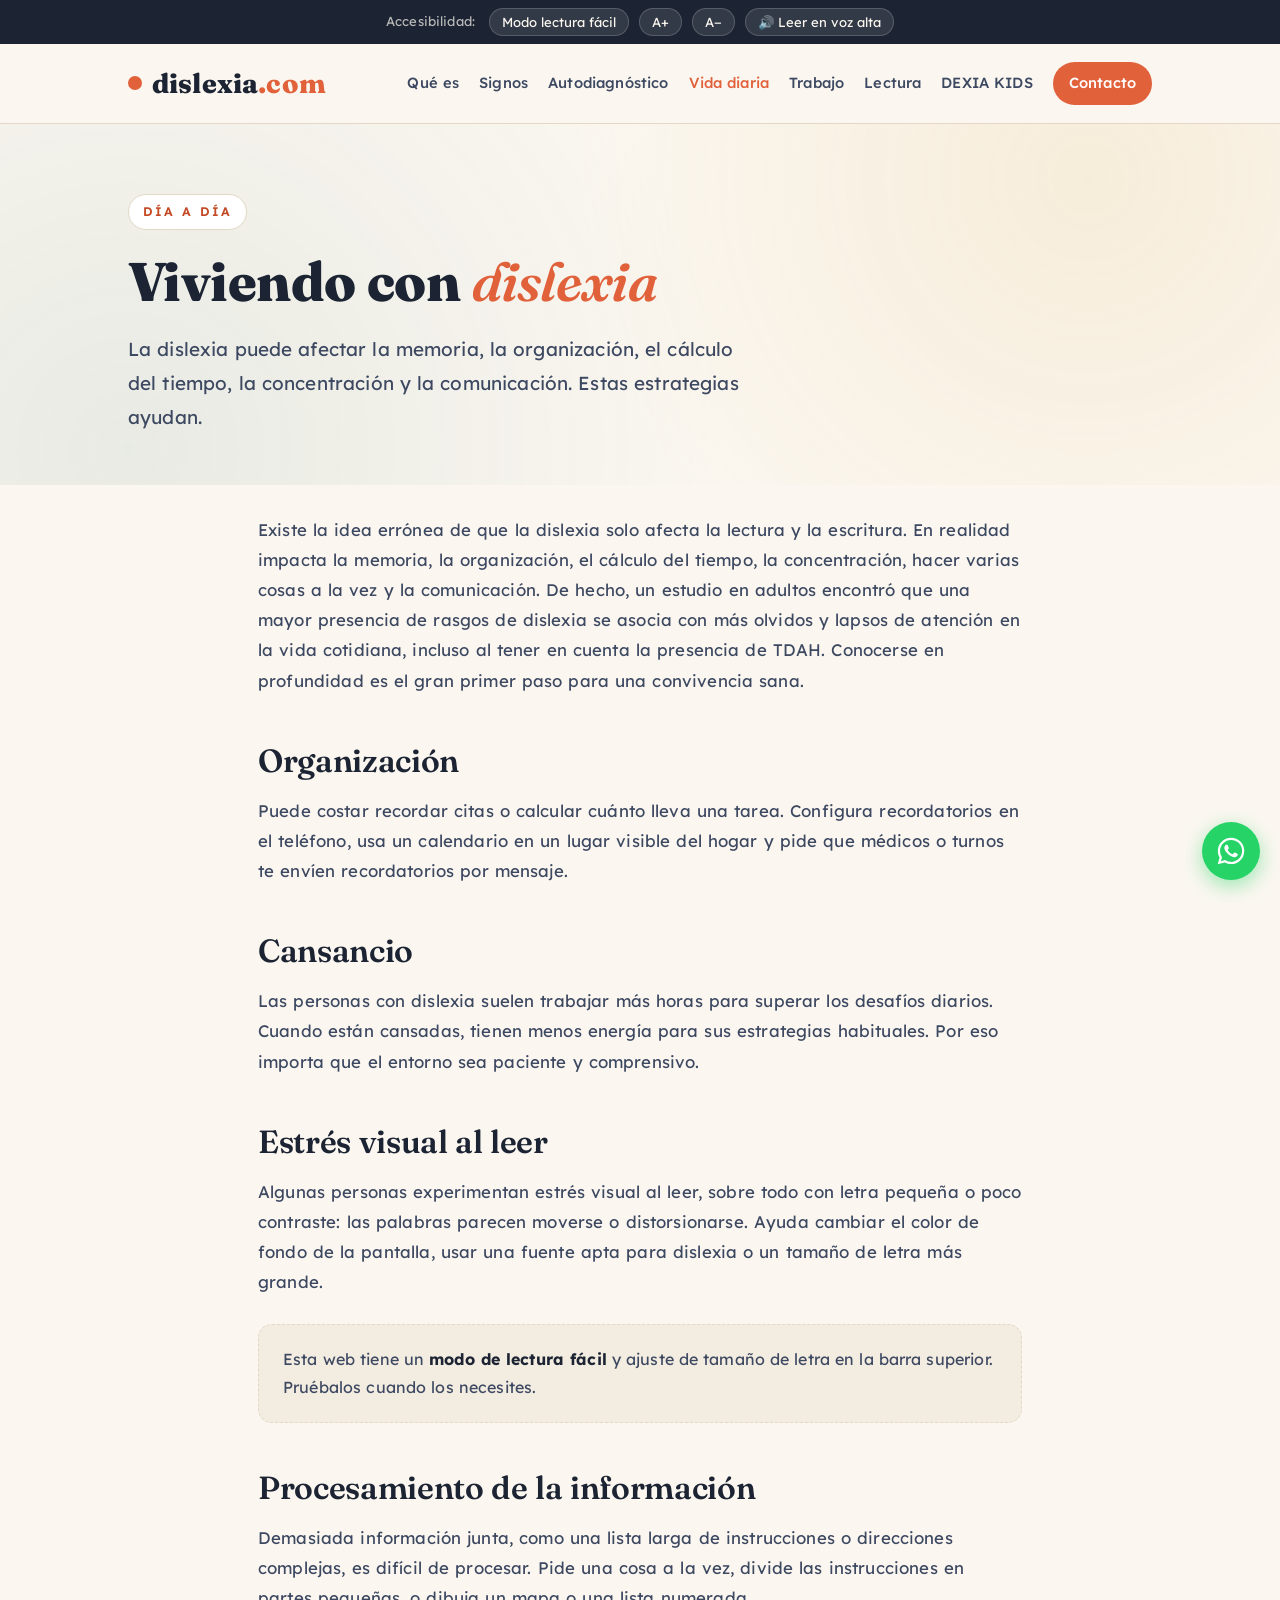
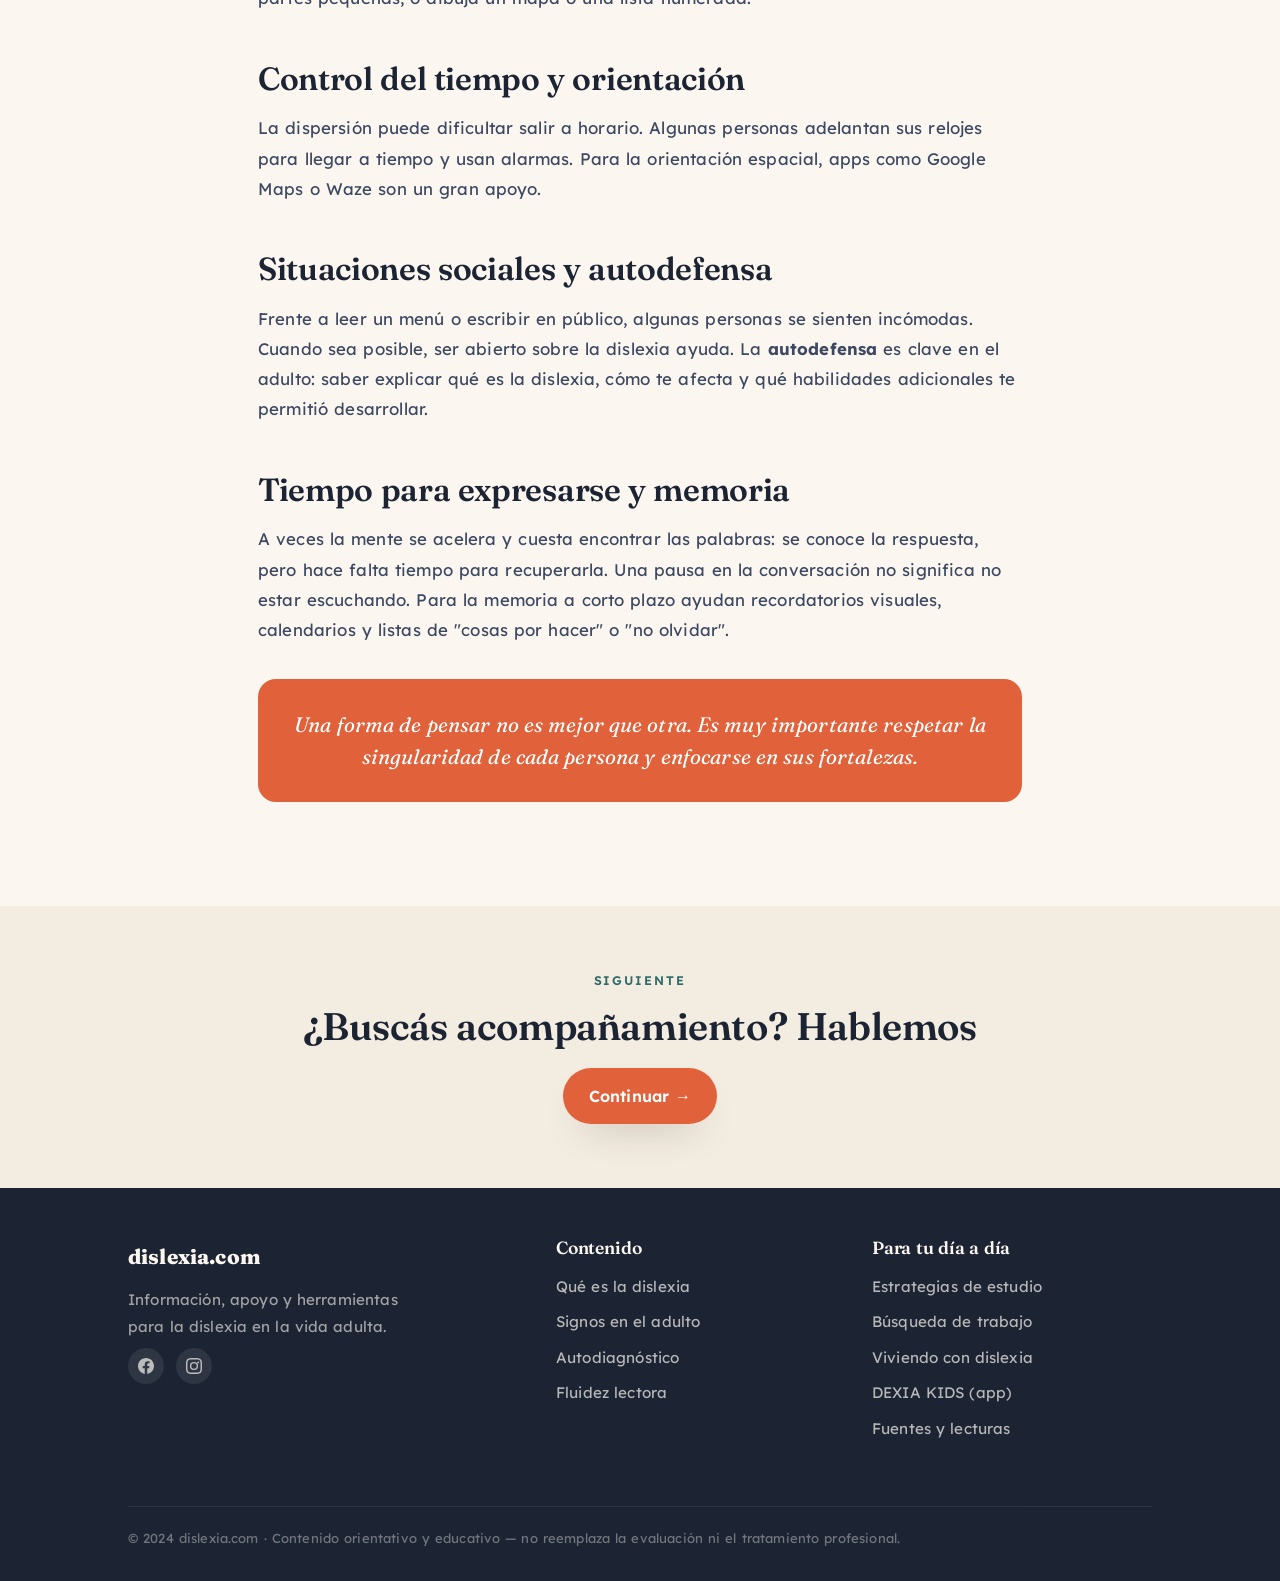
<file: vida-diaria.html>
<!DOCTYPE html>
<html lang="es">
<head>
<meta charset="UTF-8">
<meta name="viewport" content="width=device-width, initial-scale=1.0">
<link rel="icon" href="/favicon.ico" sizes="any">
<link rel="icon" type="image/svg+xml" href="/favicon.svg">
<link rel="icon" type="image/png" sizes="48x48" href="/favicon-48.png">
<link rel="icon" type="image/png" sizes="96x96" href="/favicon-96.png">
<link rel="apple-touch-icon" href="/apple-touch-icon.png">
<title>Vivir con dislexia siendo adulto: estrategias para el día a día · dislexia.com</title>
<meta name="description" content="Vivir con dislexia en la adultez: estrategias para la organización, la memoria, el tiempo, las relaciones, las situaciones sociales y la autoestima.">
<link rel="canonical" href="https://dislexia.com/vida-diaria.html">
<meta name="theme-color" content="#e0613a">
<meta property="og:type" content="website">
<meta property="og:locale" content="es_AR">
<meta property="og:locale:alternate" content="en_US">
<meta property="og:site_name" content="dislexia.com">
<meta property="og:title" content="Vivir con dislexia siendo adulto: estrategias para el día a día · dislexia.com">
<meta property="og:description" content="Vivir con dislexia en la adultez: estrategias para la organización, la memoria, el tiempo, las relaciones, las situaciones sociales y la autoestima.">
<meta property="og:url" content="https://dislexia.com/vida-diaria.html">
<meta property="og:image" content="https://dislexia.com/favicon.svg">
<meta name="twitter:card" content="summary">
<meta name="twitter:title" content="Vivir con dislexia siendo adulto: estrategias para el día a día · dislexia.com">
<meta name="twitter:description" content="Vivir con dislexia en la adultez: estrategias para la organización, la memoria, el tiempo, las relaciones, las situaciones sociales y la autoestima.">
<link rel="preconnect" href="https://fonts.googleapis.com">
<link rel="preconnect" href="https://fonts.gstatic.com" crossorigin>
<link href="https://fonts.googleapis.com/css2?family=Fraunces:opsz,wght@9..144,400;9..144,500;9..144,600;9..144,800&family=Lexend:wght@300;400;500;600;700&display=swap" rel="stylesheet">
<link rel="stylesheet" href="estilos.css">
</head>
<body>
<div class="a11y" role="region" aria-label="Opciones de accesibilidad">
  <span>Accesibilidad:</span>
  <button id="tggLegible" aria-pressed="false">Modo lectura fácil</button>
  <button id="fontUp">A+</button>
  <button id="fontDown">A&minus;</button>
  <button id="readAloud" aria-pressed="false">&#128266; Leer en voz alta</button>
</div>
<nav class="site">
  <div class="wrap">
    <a href="index.html" class="brand"><span class="dot"></span>dislexia<span style="color:var(--accent)">.com</span></a>
    <button class="navtoggle" aria-label="Men&uacute;" id="navtoggle">&#9776;</button>
    <div class="navlinks" id="navlinks">
      <a href="que-es.html">Qu&eacute; es</a>
      <a href="signos.html">Signos</a>
      <a href="autodiagnostico.html">Autodiagn&oacute;stico</a>
      <a href="vida-diaria.html" class="active">Vida diaria</a>
      <a href="trabajo.html">Trabajo</a>
      <a href="lectura.html">Lectura</a>
      <a href="dexia-kids.html">DEXIA KIDS</a>
      <a href="contacto.html" class="cta">Contacto</a>
    </div>
  </div>
</nav>
<main>
<header class="page-head">
  <div class="bg"></div>
  <div class="wrap">
    <span class="eyebrow">Día a día</span>
    <h1>Viviendo con <em>dislexia</em></h1>
    <p class="lead">La dislexia puede afectar la memoria, la organización, el cálculo del tiempo, la concentración y la comunicación. Estas estrategias ayudan.</p>
  </div>
</header>
<section class="content">
  <div class="wrap">

    <p>Existe la idea err&oacute;nea de que la dislexia solo afecta la lectura y la escritura. En realidad impacta la memoria, la organizaci&oacute;n, el c&aacute;lculo del tiempo, la concentraci&oacute;n, hacer varias cosas a la vez y la comunicaci&oacute;n. De hecho, un estudio en adultos encontr&oacute; que una mayor presencia de rasgos de dislexia se asocia con m&aacute;s olvidos y lapsos de atenci&oacute;n en la vida cotidiana, incluso al tener en cuenta la presencia de TDAH. Conocerse en profundidad es el gran primer paso para una convivencia sana.</p>

    <h2>Organizaci&oacute;n</h2>
    <p>Puede costar recordar citas o calcular cu&aacute;nto lleva una tarea. Configura recordatorios en el tel&eacute;fono, usa un calendario en un lugar visible del hogar y pide que m&eacute;dicos o turnos te env&iacute;en recordatorios por mensaje.</p>

    <h2>Cansancio</h2>
    <p>Las personas con dislexia suelen trabajar m&aacute;s horas para superar los desaf&iacute;os diarios. Cuando est&aacute;n cansadas, tienen menos energ&iacute;a para sus estrategias habituales. Por eso importa que el entorno sea paciente y comprensivo.</p>

    <h2>Estr&eacute;s visual al leer</h2>
    <p>Algunas personas experimentan estr&eacute;s visual al leer, sobre todo con letra peque&ntilde;a o poco contraste: las palabras parecen moverse o distorsionarse. Ayuda cambiar el color de fondo de la pantalla, usar una fuente apta para dislexia o un tama&ntilde;o de letra m&aacute;s grande.</p>
    <div class="callout">Esta web tiene un <strong>modo de lectura f&aacute;cil</strong> y ajuste de tama&ntilde;o de letra en la barra superior. Pru&eacute;balos cuando los necesites.</div>

    <h2>Procesamiento de la informaci&oacute;n</h2>
    <p>Demasiada informaci&oacute;n junta, como una lista larga de instrucciones o direcciones complejas, es dif&iacute;cil de procesar. Pide una cosa a la vez, divide las instrucciones en partes peque&ntilde;as, o dibuja un mapa o una lista numerada.</p>

    <h2>Control del tiempo y orientaci&oacute;n</h2>
    <p>La dispersi&oacute;n puede dificultar salir a horario. Algunas personas adelantan sus relojes para llegar a tiempo y usan alarmas. Para la orientaci&oacute;n espacial, apps como Google Maps o Waze son un gran apoyo.</p>

    <h2>Situaciones sociales y autodefensa</h2>
    <p>Frente a leer un men&uacute; o escribir en p&uacute;blico, algunas personas se sienten inc&oacute;modas. Cuando sea posible, ser abierto sobre la dislexia ayuda. La <strong>autodefensa</strong> es clave en el adulto: saber explicar qu&eacute; es la dislexia, c&oacute;mo te afecta y qu&eacute; habilidades adicionales te permiti&oacute; desarrollar.</p>

    <h2>Tiempo para expresarse y memoria</h2>
    <p>A veces la mente se acelera y cuesta encontrar las palabras: se conoce la respuesta, pero hace falta tiempo para recuperarla. Una pausa en la conversaci&oacute;n no significa no estar escuchando. Para la memoria a corto plazo ayudan recordatorios visuales, calendarios y listas de "cosas por hacer" o "no olvidar".</p>

    <div class="highlight-band"><p>Una forma de pensar no es mejor que otra. Es muy importante respetar la singularidad de cada persona y enfocarse en sus fortalezas.</p></div>
    </div>
</section>
<section class="block alt">
  <div class="wrap" style="max-width:820px;text-align:center">
    <span class="sec-tag">Siguiente</span>
    <h2 style="margin-bottom:18px">¿Buscás acompañamiento? Hablemos</h2>
    <a href="contacto.html" class="btn btn-primary">Continuar &rarr;</a>
  </div>
</section>
</main>
<footer>
  <div class="wrap">
    <div>
      <div class="brand-f">dislexia.com</div>
      <p style="color:rgba(251,247,240,.6);font-size:.95rem;max-width:30ch">Informaci&oacute;n, apoyo y herramientas para la dislexia en la vida adulta.</p>
      <div class="social">
        <a href="https://www.facebook.com/mundodexia/" aria-label="Facebook"><svg viewBox="0 0 24 24" width="16" height="16" fill="currentColor" aria-hidden="true"><path d="M24 12.07C24 5.4 18.63 0 12 0S0 5.4 0 12.07C0 18.1 4.39 23.1 10.13 24v-8.44H7.08v-3.49h3.05V9.41c0-3.02 1.79-4.69 4.53-4.69 1.31 0 2.68.24 2.68.24v2.97h-1.51c-1.49 0-1.96.93-1.96 1.89v2.25h3.33l-.53 3.49h-2.8V24C19.61 23.1 24 18.1 24 12.07z"/></svg></a>
        <a href="https://www.instagram.com/todo.dislexia/" aria-label="Instagram"><svg viewBox="0 0 24 24" width="16" height="16" fill="currentColor" aria-hidden="true"><path d="M12 2.16c3.2 0 3.58.01 4.85.07 1.17.05 1.8.25 2.23.41.56.22.96.48 1.38.9.42.42.68.82.9 1.38.16.42.36 1.06.41 2.23.06 1.27.07 1.65.07 4.85s-.01 3.58-.07 4.85c-.05 1.17-.25 1.8-.41 2.23-.22.56-.48.96-.9 1.38-.42.42-.82.68-1.38.9-.42.16-1.06.36-2.23.41-1.27.06-1.65.07-4.85.07s-3.58-.01-4.85-.07c-1.17-.05-1.8-.25-2.23-.41a3.7 3.7 0 0 1-1.38-.9 3.7 3.7 0 0 1-.9-1.38c-.16-.42-.36-1.06-.41-2.23-.06-1.27-.07-1.65-.07-4.85s.01-3.58.07-4.85c.05-1.17.25-1.8.41-2.23.22-.56.48-.96.9-1.38.42-.42.82-.68 1.38-.9.42-.16 1.06-.36 2.23-.41C8.42 2.17 8.8 2.16 12 2.16zM12 0C8.74 0 8.33.01 7.05.07 5.78.13 4.9.33 4.14.63c-.79.31-1.46.72-2.12 1.38C1.35 2.67.94 3.34.63 4.13.33 4.9.13 5.77.07 7.05.01 8.33 0 8.74 0 12s.01 3.67.07 4.95c.06 1.28.26 2.15.56 2.92.31.79.72 1.46 1.38 2.12.66.66 1.33 1.07 2.12 1.38.77.3 1.64.5 2.92.56C8.33 23.99 8.74 24 12 24s3.67-.01 4.95-.07c1.28-.06 2.15-.26 2.92-.56a5.86 5.86 0 0 0 2.12-1.38 5.86 5.86 0 0 0 1.38-2.12c.3-.77.5-1.64.56-2.92.06-1.28.07-1.69.07-4.95s-.01-3.67-.07-4.95c-.06-1.28-.26-2.15-.56-2.92a5.86 5.86 0 0 0-1.38-2.12A5.86 5.86 0 0 0 19.87.63c-.77-.3-1.64-.5-2.92-.56C15.67.01 15.26 0 12 0zm0 5.84a6.16 6.16 0 1 0 0 12.32 6.16 6.16 0 0 0 0-12.32zM12 16a4 4 0 1 1 0-8 4 4 0 0 1 0 8zm6.41-10.85a1.44 1.44 0 1 0 0 2.88 1.44 1.44 0 0 0 0-2.88z"/></svg></a>
      </div>
    </div>
    <div>
      <h4>Contenido</h4>
      <a href="que-es.html">Qu&eacute; es la dislexia</a>
      <a href="signos.html">Signos en el adulto</a>
      <a href="autodiagnostico.html">Autodiagn&oacute;stico</a>
      <a href="lectura.html">Fluidez lectora</a>
    </div>
    <div>
      <h4>Para tu d&iacute;a a d&iacute;a</h4>
      <a href="estudio.html">Estrategias de estudio</a>
      <a href="trabajo.html">B&uacute;squeda de trabajo</a>
      <a href="vida-diaria.html">Viviendo con dislexia</a>
      <a href="dexia-kids.html">DEXIA KIDS (app)</a>
      <a href="fuentes.html">Fuentes y lecturas</a>
    </div>
    <div class="legal" id="gc-visitors" style="display:none">Gracias a nuestros <span id="gc-count">XXX</span> visitantes desde el 15 de junio de 2026.</div>
    <div class="legal">&copy; 2024 dislexia.com &middot; Contenido orientativo y educativo &mdash; no reemplaza la evaluaci&oacute;n ni el tratamiento profesional.</div>
  </div>
</footer>
<script src="script.js"></script>
<script id="gc-count-fetch">
(function(){
  fetch('https://cpampliega.goatcounter.com/counter/TOTAL.json')
    .then(function(r){ return r.ok ? r.json() : Promise.reject(); })
    .then(function(d){
      var raw = (d.count_unique != null ? d.count_unique : d.count);
      var n = parseInt(String(raw).replace(/[^0-9]/g,''), 10);
      if (isNaN(n) || n < 1) return;
      var el = document.getElementById('gc-count');
      if (el) el.textContent = n.toLocaleString('es-AR');
      document.querySelectorAll('#gc-visitors').forEach(function(x){ x.style.display=''; });
    })
    .catch(function(){ /* si falla, la linea queda oculta */ });
})();
</script>
<script data-goatcounter="https://cpampliega.goatcounter.com/count"
        async src="//gc.zgo.at/count.js"></script>
<!-- Botón flotante de WhatsApp -->
<a href="https://wa.me/5491130303344?text=Hola%2C%20me%20gustar%C3%ADa%20hacer%20una%20consulta.%20%C2%BFC%C3%B3mo%20podemos%20coordinar%3F"
   target="_blank" rel="noopener"
   class="wa-float" aria-label="Escribir por WhatsApp">
  <svg viewBox="0 0 24 24" width="30" height="30" fill="#fff" aria-hidden="true"><path d="M19.05 4.91A9.82 9.82 0 0 0 12.04 2C6.58 2 2.13 6.45 2.13 11.91c0 1.75.46 3.45 1.32 4.95L2.05 22l5.25-1.38a9.9 9.9 0 0 0 4.74 1.21h.004c5.46 0 9.91-4.45 9.91-9.91 0-2.65-1.03-5.14-2.9-7.01zm-7.01 15.24h-.003a8.23 8.23 0 0 1-4.19-1.15l-.3-.18-3.12.82.83-3.04-.2-.31a8.18 8.18 0 0 1-1.26-4.38c0-4.54 3.7-8.24 8.25-8.24a8.2 8.2 0 0 1 5.83 2.42 8.18 8.18 0 0 1 2.41 5.83c0 4.54-3.7 8.24-8.24 8.24zm4.52-6.16c-.25-.12-1.47-.72-1.69-.81-.23-.08-.39-.12-.56.12-.16.25-.64.81-.79.97-.14.17-.29.19-.54.06-.25-.12-1.05-.39-1.99-1.23-.74-.66-1.23-1.47-1.38-1.72-.14-.25-.01-.38.11-.51.11-.11.25-.29.37-.43.13-.14.17-.25.25-.41.08-.17.04-.31-.02-.43-.06-.12-.56-1.34-.76-1.84-.2-.48-.4-.42-.56-.43-.14-.01-.31-.01-.47-.01-.17 0-.43.06-.66.31-.23.25-.86.85-.86 2.07 0 1.22.89 2.4 1.01 2.56.12.17 1.75 2.67 4.23 3.74.59.26 1.05.41 1.41.52.59.19 1.13.16 1.56.1.48-.07 1.47-.6 1.67-1.18.21-.58.21-1.07.14-1.18-.06-.11-.22-.17-.47-.29z"/></svg>
</a>
<style>
.wa-float{position:fixed;right:20px;bottom:20px;width:58px;height:58px;border-radius:50%;
  background:#25D366;display:flex;align-items:center;justify-content:center;z-index:9999;
  box-shadow:0 6px 20px rgba(37,211,102,.45);transition:transform .15s ease,box-shadow .15s ease}
.wa-float:hover{transform:scale(1.08);box-shadow:0 8px 26px rgba(37,211,102,.55)}
.wa-float svg{width:32px;height:32px}
@media(max-width:600px){.wa-float{right:16px;bottom:16px;width:52px;height:52px}.wa-float svg{width:28px;height:28px}}
</style>
</body>
</html>
</file>
<file: estilos.css>
/* ===== dislexia.com — estilos compartidos ===== */
:root{
  --ink:#1c2433; --ink-soft:#3d4861; --paper:#fbf7f0; --paper-2:#f3ece0;
  --accent:#e0613a; --accent-deep:#c44a26; --teal:#2f6b6b; --teal-soft:#dcebe2;
  --gold:#d9a441; --line:#e3d8c6; --shadow:0 18px 40px -22px rgba(40,30,20,.45);
  --radius:18px; --maxw:1080px;
}
*{box-sizing:border-box;margin:0;padding:0}
html{scroll-behavior:smooth}
body{
  font-family:'Lexend',sans-serif; background:var(--paper); color:var(--ink);
  line-height:1.8; letter-spacing:.01em; word-spacing:.05em;
  -webkit-font-smoothing:antialiased; overflow-x:hidden;
}
h1,h2,h3,h4{font-family:'Fraunces',serif;line-height:1.18;letter-spacing:-.01em;font-weight:600}
a{color:inherit}
::selection{background:var(--accent);color:#fff}
img{max-width:100%}

/* modo lectura fácil */
body.legible{font-weight:500;line-height:2.1;letter-spacing:.05em;word-spacing:.18em}
body.legible p,body.legible li{max-width:62ch}

.wrap{max-width:var(--maxw);margin:0 auto;padding:0 28px}

/* barra accesibilidad */
.a11y{position:relative;z-index:60;background:var(--ink);color:var(--paper);
  display:flex;justify-content:center;gap:10px;flex-wrap:wrap;padding:8px 16px;font-size:.82rem}
.a11y button{background:rgba(255,255,255,.1);color:var(--paper);border:1px solid rgba(255,255,255,.18);
  padding:5px 12px;border-radius:999px;cursor:pointer;font-family:inherit;font-size:.82rem;transition:.2s}
.a11y button:hover,.a11y button[aria-pressed="true"]{background:var(--accent);border-color:var(--accent)}
.a11y span{opacity:.7;align-self:center;margin-right:4px}

/* nav */
nav.site{position:sticky;top:0;z-index:50;background:rgba(251,247,240,.9);backdrop-filter:blur(10px);
  border-bottom:1px solid var(--line)}
nav.site .wrap{display:flex;align-items:center;justify-content:space-between;padding-top:15px;padding-bottom:15px}
.brand{font-family:'Fraunces',serif;font-weight:800;font-size:1.7rem;display:flex;align-items:center;gap:10px;text-decoration:none}
.brand .dot{width:14px;height:14px;border-radius:50%;background:var(--accent)}
.brand span[style*="accent"]{margin-left:-10px}
.navlinks{display:flex;gap:20px;font-size:.92rem;font-weight:500;align-items:center;flex-wrap:wrap}
.navlinks a{text-decoration:none;color:var(--ink-soft);transition:.2s;padding:4px 0}
.navlinks a:hover,.navlinks a.active{color:var(--accent)}
.navlinks a.cta{background:var(--accent);color:#fff;padding:8px 16px;border-radius:999px}
.navlinks a.cta:hover{background:var(--accent-deep);color:#fff}
.navtoggle{display:none;background:none;border:0;font-size:1.6rem;cursor:pointer;color:var(--ink)}
@media(max-width:920px){
  .navlinks{display:none;position:absolute;top:100%;left:0;right:0;flex-direction:column;align-items:flex-start;
    background:var(--paper);padding:20px 28px;gap:14px;border-bottom:1px solid var(--line)}
  .navlinks.open{display:flex}
  .navtoggle{display:block}
}
@media(max-width:420px){
  .brand{font-size:1.45rem}
}

/* botones */
.btn{display:inline-flex;align-items:center;gap:9px;padding:14px 26px;border-radius:999px;
  font-family:inherit;font-weight:600;font-size:1rem;text-decoration:none;cursor:pointer;border:0;transition:.22s}
.btn-primary{background:var(--accent);color:#fff;box-shadow:var(--shadow)}
.btn-primary:hover{background:var(--accent-deep);transform:translateY(-2px)}
.btn-ghost{background:#fff;color:var(--ink);border:1.5px solid var(--line)}
.btn-ghost:hover{border-color:var(--accent);color:var(--accent-deep)}
.cta-row{display:flex;gap:14px;flex-wrap:wrap}

/* page header */
.page-head{padding:70px 0 50px;position:relative;overflow:hidden}
.page-head .bg{position:absolute;inset:0;z-index:0;opacity:.5;
  background:radial-gradient(circle at 85% 15%,rgba(217,164,65,.25),transparent 45%),
             radial-gradient(circle at 10% 90%,rgba(47,107,107,.18),transparent 50%)}
.page-head .wrap{position:relative;z-index:1}
.eyebrow{display:inline-block;font-size:.78rem;font-weight:600;letter-spacing:.16em;text-transform:uppercase;
  color:var(--accent-deep);background:#fff;border:1px solid var(--line);padding:6px 14px;border-radius:999px;margin-bottom:20px}
.page-head h1{font-size:clamp(2.1rem,5vw,3.4rem);font-weight:800;margin-bottom:18px;max-width:18ch}
.page-head h1 em{font-style:italic;color:var(--accent);font-weight:600}
.page-head p.lead{font-size:1.18rem;color:var(--ink-soft);max-width:56ch}

/* secciones contenido */
.content{padding:30px 0 70px}
.content .wrap{max-width:820px}
.content h2{font-size:clamp(1.5rem,3vw,2rem);margin:46px 0 16px;color:var(--ink)}
.content h2:first-child{margin-top:0}
.content h3{font-size:1.2rem;margin:30px 0 10px;color:var(--teal)}
.content p{margin-bottom:18px;color:var(--ink-soft);font-size:1.05rem}
.content ul{margin:0 0 22px;padding-left:0;list-style:none}
.content ul li{position:relative;padding-left:30px;margin-bottom:12px;color:var(--ink-soft);font-size:1.05rem}
.content ul li::before{content:"";position:absolute;left:6px;top:.7em;width:8px;height:8px;border-radius:50%;background:var(--accent)}
.content ul.check li::before{content:"✓";left:0;top:0;width:auto;height:auto;background:none;color:var(--teal);font-weight:700}

/* tarjetas */
.cards{display:grid;grid-template-columns:repeat(auto-fit,minmax(240px,1fr));gap:20px;margin:30px 0}
.card{background:#fff;border:1px solid var(--line);border-radius:var(--radius);padding:26px;transition:.25s;text-decoration:none;color:inherit;display:block}
a.card:hover{transform:translateY(-4px);box-shadow:var(--shadow);border-color:var(--accent)}
.card .ico{width:46px;height:46px;border-radius:13px;display:grid;place-items:center;background:var(--teal-soft);font-size:1.4rem;margin-bottom:14px}
.card h3{font-size:1.12rem;margin:0 0 8px;color:var(--ink)}
.card p{font-size:.96rem;color:var(--ink-soft);margin:0}
.card .more{display:inline-block;margin-top:12px;font-size:.9rem;font-weight:600;color:var(--accent-deep)}

/* cita */
.quote-box{background:var(--teal-soft);border-radius:var(--radius);padding:28px 32px;margin:30px 0;
  border-left:5px solid var(--teal)}
.quote-box p{font-family:'Fraunces',serif;font-style:italic;font-size:1.2rem;color:var(--teal);margin:0;line-height:1.55}
.quote-box cite{display:block;margin-top:12px;font-style:normal;font-size:.9rem;font-weight:600;color:var(--ink-soft);font-family:'Lexend',sans-serif}

/* callout */
.callout{background:var(--paper-2);border:1px dashed var(--line);border-radius:14px;padding:20px 24px;margin:26px 0;font-size:1rem;color:var(--ink-soft)}
.callout strong{color:var(--ink)}
.highlight-band{background:var(--accent);color:#fff;border-radius:var(--radius);padding:30px 34px;margin:34px 0;text-align:center}
.highlight-band p{color:#fff;font-family:'Fraunces',serif;font-size:1.3rem;font-style:italic;margin:0;line-height:1.5}

.alt{background:var(--paper-2)}
section.block{padding:64px 0}
section.block h2{font-size:clamp(1.7rem,3.5vw,2.4rem);margin-bottom:14px}
.sec-tag{font-size:.78rem;font-weight:600;letter-spacing:.16em;text-transform:uppercase;color:var(--teal);margin-bottom:12px;display:block}
.sec-intro{font-size:1.1rem;color:var(--ink-soft);max-width:58ch;margin-bottom:38px}

/* footer */
footer{background:var(--ink);color:rgba(251,247,240,.65);padding:50px 28px 30px}
footer .wrap{max-width:var(--maxw);display:grid;grid-template-columns:1.4fr 1fr 1fr;gap:36px}
@media(max-width:740px){footer .wrap{grid-template-columns:1fr;gap:26px}}
footer h4{font-family:'Fraunces',serif;color:var(--paper);font-size:1.1rem;margin-bottom:14px}
footer a{color:rgba(251,247,240,.7);text-decoration:none;display:block;margin-bottom:8px;font-size:.95rem}
footer a:hover{color:var(--gold)}
footer .brand-f{font-family:'Fraunces',serif;font-weight:800;color:var(--paper);font-size:1.3rem;margin-bottom:10px}
footer .legal{grid-column:1/-1;border-top:1px solid rgba(255,255,255,.12);margin-top:20px;padding-top:20px;font-size:.82rem;opacity:.6}
.social{display:flex;gap:12px;margin-top:8px}
.social a{display:inline-grid;place-items:center;width:36px;height:36px;border-radius:50%;background:rgba(255,255,255,.08);margin:0}
.social a:hover{background:var(--gold);color:var(--ink)}

.reveal{opacity:0;transform:translateY(22px);transition:.7s}
.reveal.in{opacity:1;transform:none}
</file>
